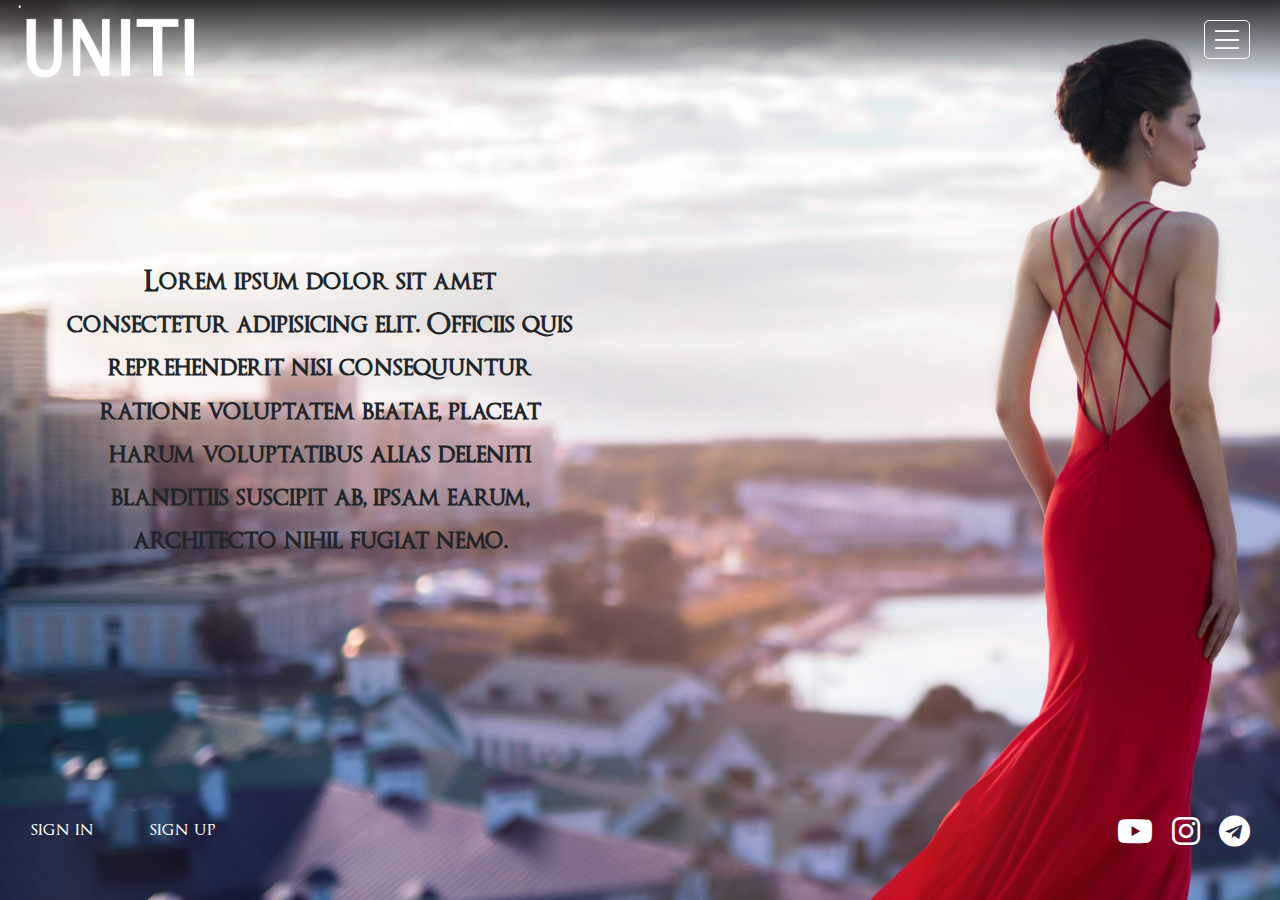
<file: fashion/views/index.html>
<!DOCTYPE html>
<html lang="en">
<head>
    <meta charset="UTF-8">
    <title>index</title>
    <link rel="stylesheet" type="text/css" href="../assets/css/bootstrap.css">
    <link rel="stylesheet" type="text/css" href="../assets/css/animate.css">
    <link rel="stylesheet" type="text/css" href="../assets/css/fontAwsome.css">
    <link rel="stylesheet" type="text/css" href="../assets/scss/index.css">
</head>
<body>

<section class="index_page">
    <div class="container-fluid">
        <div class="row nav_bar_index">
            <div class="col-6">
                <img src="../assets/img/Logo.png" alt="uniti logo" title="uniti logo" class="logo-of_fashion_web_page">
            </div>
            <div class="col-6 text-right">
                <button type="button" class="bottom_of_menu_bar bg-transparent">
                    <i class="fal fa-bars menu_icon "></i>
                </button>
                <button type="button" class="bottom_of_close bg-transparent">
                    <i class="fal fa-times close_icon "></i>
                </button>
            </div>
        </div>

        <div class="row content_of_index">
            <div class="col-10 offset-1  col-sm-8 offset-sm-2 col-lg-6 offset-lg-0  w-100">
                <div class="content_of_index_box_menu">
                    <p class="first_text_about_uniti" id="first_text_about_uniti">
                        Lorem ipsum dolor sit amet consectetur adipisicing elit. Officiis quis reprehenderit nisi
                        consequuntur ratione voluptatem beatae, placeat harum voluptatibus alias deleniti blanditiis
                        suscipit ab, ipsam earum, architecto nihil fugiat nemo.
                    </p>
                    <ul class="ul_menu_box">
                        <li class="menu_options wow fadeIn" id="menu-bar-1">
                            <a href="#">Home</a>
                        </li>
                        <li class="menu_options wow fadeIn mt-2" data-wow-delay=".2s">
                            <a href="#">Brands</a>
                        </li>

                        <li class="menu_options wow fadeIn mt-2" data-wow-delay=".4s">
                            <a href="#">Gallary</a>
                        </li>
                        <li class="menu_options  wow fadeIn mt-2" data-wow-delay=".6s">
                            <a href="#">About</a>
                        </li>
                        <li class="menu_options wow fadeIn mt-2" data-wow-delay=".8s">
                            <a href="#">Contact</a>
                        </li>

                    </ul>
                </div>
            </div>
        </div>

        <div class="row footer_of_index">
            <div class="col-6">
                <button class="nav-link sign_in_up" id="sign_in">sign in</button>
                <button class="nav-link sign_in_up" id="sign_up">sign up</button>
            </div>
            <div class="col-6 text-right">
                <a href="#">
                    <i class="fab fa-youtube social_media"></i>
                </a>
                <a href="#">
                    <i class="fab fa-instagram social_media"></i>
                </a>
                <a href="#">
                    <i class="fab fa-telegram social_media"></i>
                </a>
            </div>
        </div>
    </div>
</section>

<section class="modal_of_sign_in" id="modal_of_sign_in">
    <div class="container">
        <div class="row">
            <div class="col-12">
                <div class="modal_box">
                    <div class="modal_content">
                        <div class="header_of_modal">
                            <h2 class="title_of_modal d-inline-block"> Sign In</h2>
                            <button class="btn_of_close float-right"><i
                                    class="fal fa-times close_icon d-inline-block "></i></button>
                        </div>
                        <form>
                            <div class="form-group">
                                <label for="name_p">Your Name *</label>
                                <input type="text" class="form-control" id="name_p" aria-describedby="emailHelp">
                            </div>
                            <div class="form-group">
                                <label for="email">Your E-Mail *</label>
                                <input type="email" class="form-control" id="email" aria-describedby="emailHelp">
                            </div>
                            <div class="form-group">
                                <label for="Password">Your Password *</label>
                                <input type="email" class="form-control" id="Password" aria-describedby="emailHelp">
                            </div>
                            <div class="form-group">
                                <label for="Current">Current Your Password *</label>
                                <input type="email" class="form-control" id="Current" aria-describedby="emailHelp">
                            </div>


                            <button type="submit" class="btn btn_submit_style">Submit</button>
                        </form>
                    </div>

                </div>
            </div>
        </div>
    </div>
</section>

<section class="modal_of_sign_up" id="modal_of_sign_up">
    <div class="container">
        <div class="row">
            <div class="col-12">
                <div class="modal_box">
                    <div class="modal_content">
                        <div class="header_of_modal">
                            <h2 class="title_of_modal d-inline-block"> Sign In</h2>
                            <button class="btn_of_close float-right"><i
                                    class="fal fa-times close_icon d-inline-block "></i></button>
                        </div>
                        <form>

                            <div class="form-group">
                                <label for="email_p">Your E-Mail *</label>
                                <input type="email" class="form-control" id="email_p" aria-describedby="emailHelp">
                            </div>
                            <div class="form-group">
                                <label for="Pass">Your Password *</label>
                                <input type="email" class="form-control" id="Pass" aria-describedby="emailHelp">
                            </div>


                            <button type="submit" class="btn btn_submit_style">Submit</button>
                        </form>
                    </div>

                </div>
            </div>
        </div>
    </div>
</section>

<script src="../assets/js/jquery.js"></script>
<script src="../assets/js/popper.js"></script>
<script src="../assets/js/bootstrap.js"></script>
<script src="../assets/js/wow.min.js"></script>
<script src="../assets/js/index.js"></script>
</body>
</html>
</file>
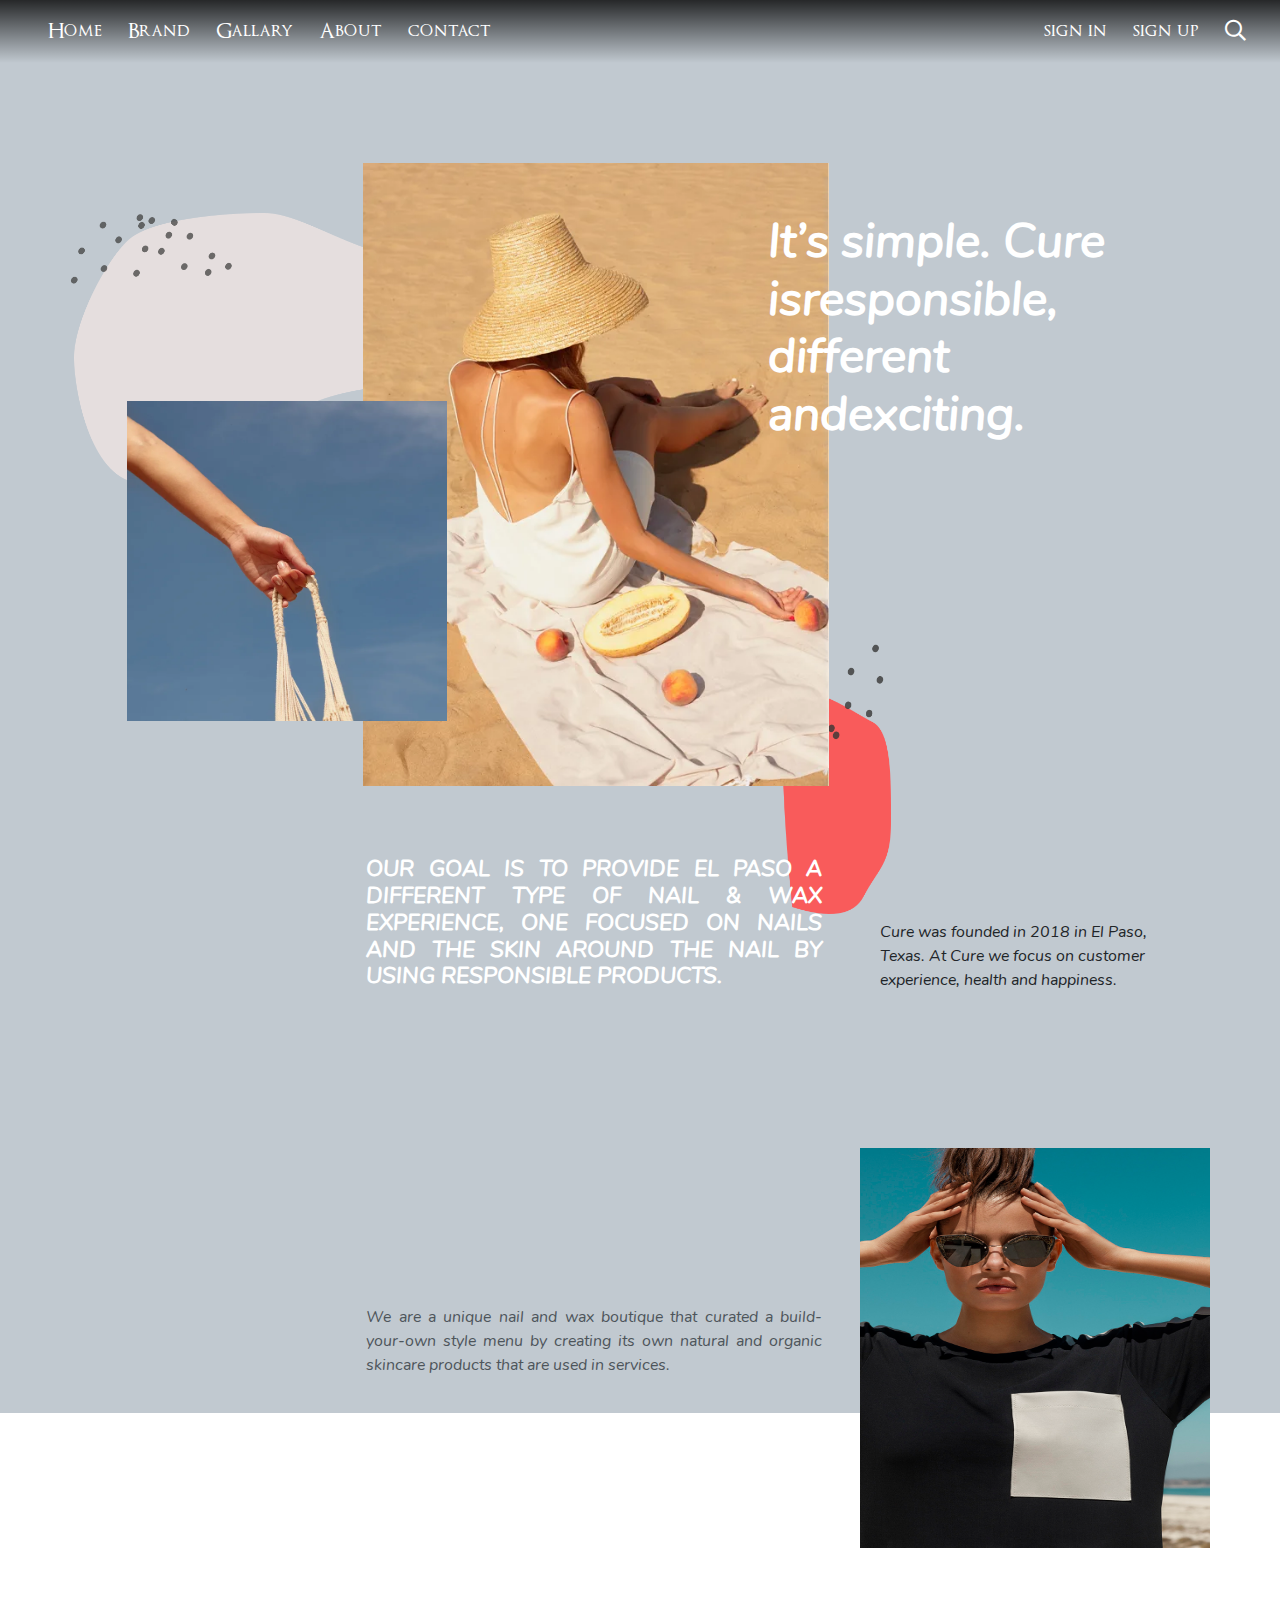
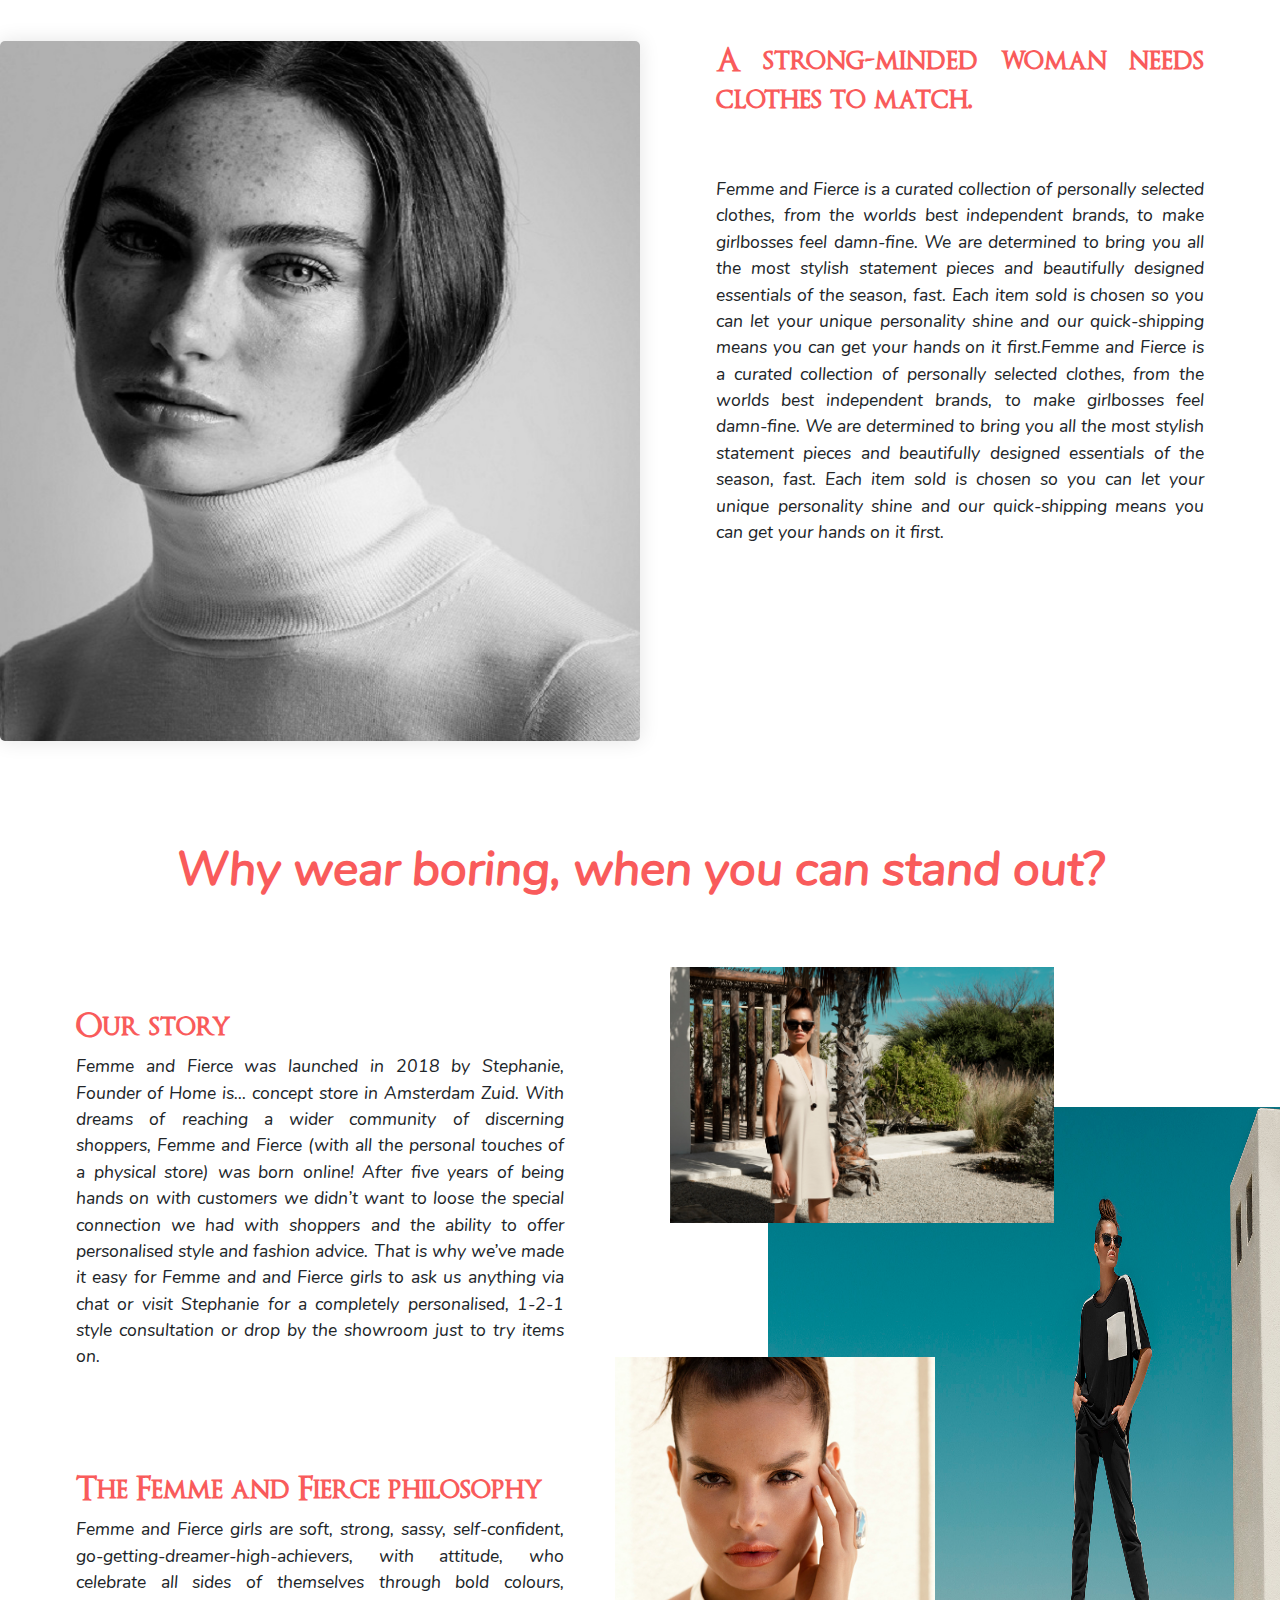
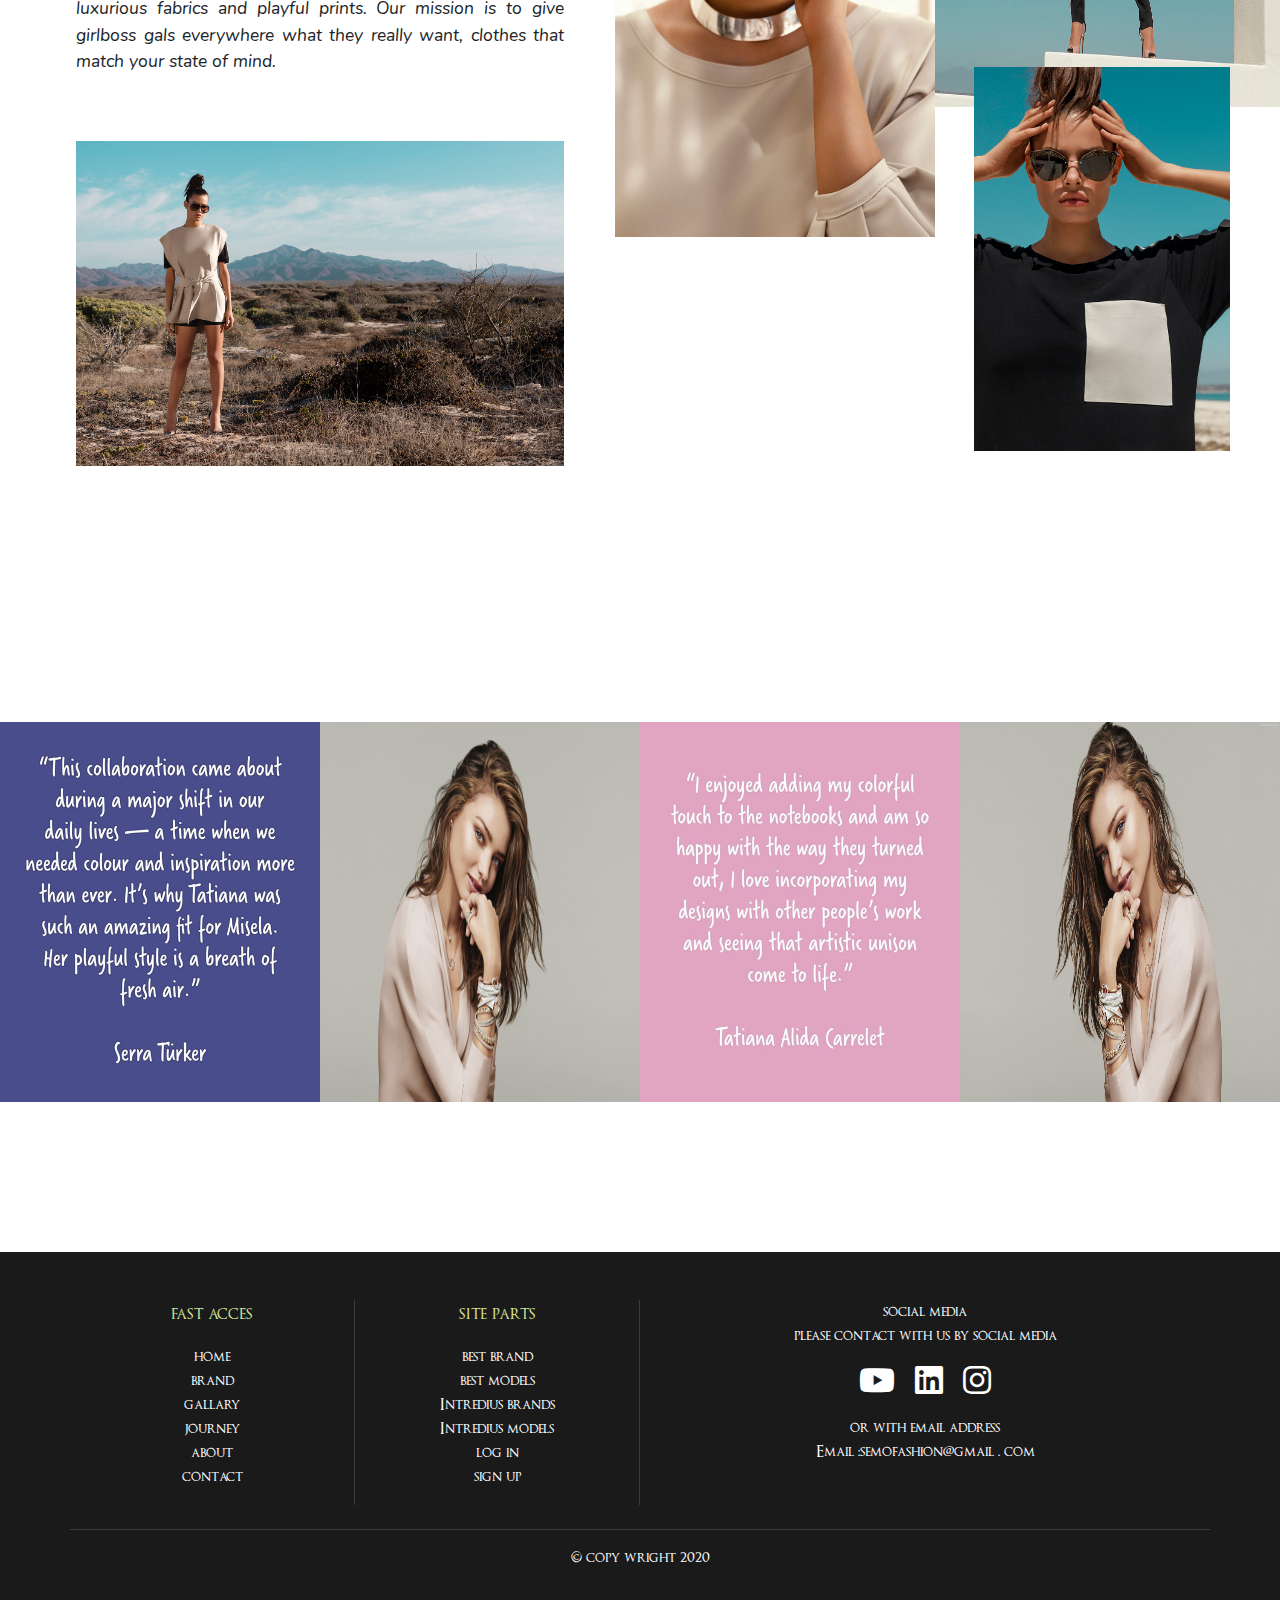
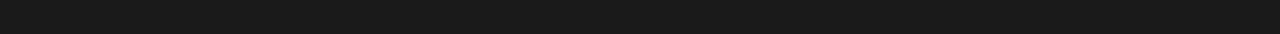
<file: fashion/views/about-us.html>
<!DOCTYPE html>
<html lang="en">
<head>
    <meta charset="UTF-8">
    <title>about us</title>
    <link rel="stylesheet" type="text/css" href="../assets/css/bootstrap.css">
    <link rel="stylesheet" type="text/css" href="../assets/css/animate.css">
    <link rel="stylesheet" type="text/css" href="../assets/css/fontAwsome.css">
    <link rel="stylesheet" type="text/css" href="../assets/scss/about-us.css">
</head>
<body>

<section class="box_of_main_ex_about_us">
    <div class="container-fluid">
        <div class="row">
            <nav class="navbar navbar-expand-lg navbar-light  nav_bar_about_us">
                <button class="navbar-toggler" type="button" data-toggle="collapse"
                        data-target="#navbarSupportedContent"
                        aria-controls="navbarSupportedContent" aria-expanded="false" aria-label="Toggle navigation">
                    <i class="fal fa-bars menu_icon "></i>
                </button>

                <div class="collapse navbar-collapse" id="navbarSupportedContent">
                    <ul class="navbar-nav pl-4 mr-auto">
                        <li class="nav-item">
                            <a class="nav-link" href="#">Home</a>
                        </li>
                        <li class="nav-item">
                            <a class="nav-link" href="#">Brand</a>
                        </li>
                        <li class="nav-item">
                            <a class="nav-link" href="#">Gallary</a>
                        </li>
                        <li class="nav-item">
                            <a class="nav-link" href="#">About</a>
                        </li>
                        <li class="nav-item">
                            <a class="nav-link" href="#">contact</a>
                        </li>

                    </ul>
                    <ul class="navbar-nav pl-4 ml-auto">
                        <li class="nav-item">
                            <button class="nav-link sign_in_up" id="sign_in">sign in</button>
                        </li>
                        <li class="nav-item">
                            <button class="nav-link sign_in_up" id="sign_up">sign up</button>
                        </li>
                        <li class="nav-item">
                            <button class="nav-link sign_in_up" id="search_icon">
                                <i class="far fa-search"></i>
                            </button>
                        </li>
                    </ul>
                </div>
            </nav>
        </div>

        <div class="img_box">
            <div class="container">
                <div class="row height_of_part1">
                    <div class="col-md-12">
                        <div class="img_about_us_fashion">
                            <img src="../assets/img/about-us-4.webp" class="img_main_about_us_fashion_h">
                            <img src="../assets/img/about-us2.png" class="img_under_main_pic_dots">
                            <img src="../assets/img/about-us.jpg" class="img_sec_pic_m">
                            <img src="../assets/img/abous-us3.png" class="img_under_main_pic_dots2">
                            <img src="../assets/img/about-uus5.jpg" class="img_2_about_us">
                        </div>
                        <div class="text_explain_box">
                            <h1 class="big_title_of_fashion">
                                It’s simple. Cure isresponsible, different andexciting.
                            </h1>
                            <p class="text_about_us">
                                Cure was founded in 2018 in El Paso, Texas. At Cure we focus on customer experience,
                                health and happiness.
                            </p>
                            <h2 class="exp_about_us_part1">OUR GOAL IS TO PROVIDE EL PASO A DIFFERENT TYPE OF NAIL & WAX
                                EXPERIENCE, ONE FOCUSED ON NAILS AND THE SKIN AROUND THE NAIL BY USING RESPONSIBLE
                                PRODUCTS.</h2>
                            <p class="text_about_us_part2">We are a unique nail and wax boutique that curated a
                                build-your-own style menu by creating its own natural and organic skincare products that
                                are used in services.</p>
                        </div>
                    </div>
                </div>
            </div>
        </div>
    </div>
</section>


<section class="box_of_about_fashion">
    <div class="container-fluid">
        <div class="row">
            <div class="col-lg-6 px-0">
                <img src="../assets/img/about-us6.jpg" class="img_of_fashion_woman" alt="pic">
            </div>
            <div class="col-lg-6">
                <div class="text_box">

                    <h2 class="title_of_fashion_about">
                        A strong-minded woman needs clothes to match.
                    </h2>

                    <p class="explain_of_fashion_about">Femme and Fierce is a curated collection of personally selected
                        clothes, from the worlds best
                        independent brands, to make girlbosses feel damn-fine.

                        We are determined to bring you all the most stylish statement pieces and beautifully designed
                        essentials of the season, fast. Each item sold is chosen so you can let your unique personality
                        shine and our quick-shipping means you can get your hands on it first.Femme and Fierce is a
                        curated collection of personally selected clothes, from the worlds best
                        independent brands, to make girlbosses feel damn-fine.

                        We are determined to bring you all the most stylish statement pieces and beautifully designed
                        essentials of the season, fast. Each item sold is chosen so you can let your unique personality
                        shine and our quick-shipping means you can get your hands on it first.
                    </p>
                </div>

            </div>
        </div>
        <div class="row">
            <div class="col-12">
                <h2 class="w-100 text-center header_of_part_new_about_us">Why wear boring, when you can stand out?</h2>
            </div>
            <div class="col-lg-6 order-1  col-12">
                <div class="text_our_story">
                    <div class="part_1">
                        <h2 class="title_of_fashion_about">
                            Our story
                        </h2>
                        <p class="explain_of_fashion_about">Femme and Fierce was launched in 2018 by Stephanie, Founder
                            of Home is… concept store in Amsterdam Zuid.

                            With dreams of reaching a wider community of discerning shoppers, Femme and Fierce (with all
                            the personal touches of a physical store) was born online!

                            After five years of being hands on with customers we didn’t want to loose the special
                            connection we had with shoppers and the ability to offer personalised style and fashion
                            advice.

                            That is why we’ve made it easy for Femme and and Fierce girls to ask us anything via chat or
                            visit Stephanie for a completely personalised, 1-2-1 style consultation or drop by the
                            showroom just to try items on.

                        </p>

                    </div>
                    <div class="part_2">
                        <h2 class="title_of_fashion_about">
                            The Femme and Fierce philosophy

                        </h2>
                        <p class="explain_of_fashion_about">Femme and Fierce girls are soft, strong, sassy,
                            self-confident, go-getting-dreamer-high-achievers, with attitude, who celebrate all sides of
                            themselves through bold colours, luxurious fabrics and playful prints.

                            Our mission is to give girlboss gals everywhere what they really want, clothes that match
                            your state of mind.
                        </p>
                    </div>
                    <div class="part3">
                        <img src="../assets/img/about-us10.jpg" class="img_of_fashion" alt="pic">
                    </div>
                </div>
            </div>
            <div class="col-lg-6 px-0 order-0 order-lg-1 col-12">
                <div class="img_part_2_bpx">
                    <img src="../assets/img/about-us7.jpg" class="img_about_us_part2 img7" alt="pic">
                    <img src="../assets/img/about-us8.jpg" class="img_about_us_part2 img8" alt="pic">
                    <img src="../assets/img/about-us9.jpg" class="img_about_us_part2 img9" alt="pic">
                    <img src="../assets/img/about-uus5.jpg" class="img_about_us_part2 img6" alt="pic">
                </div>
            </div>
        </div>
    </div>
</section>

<section class="row_of_text_and_pic">
    <div class="container-fluid">
        <div class="row">
            <div class="col-10 offset-1 col-md-6 offset-md-0 col-lg-3 offset-lg-0 px-0">
                <img src="../assets/img/about-us11.jpg" class="text_img" alt="img">
            </div>
            <div class="col-10 offset-1 col-md-6 offset-md-0 col-lg-3 offset-lg-0 px-0">
                <img src="../assets/img/about-us14.jpg" class="text_img" alt="img">
            </div>
            <div class="col-10 offset-1 col-md-6 offset-md-0 col-lg-3 offset-lg-0 px-0">
                <img src="../assets/img/about-us12.jpg" class="text_img" alt="img">
            </div>
            <div class="col-10 offset-1 col-md-6 offset-md-0 col-lg-3 offset-lg-0 px-0">
                <img src="../assets/img/about-us13.jpg" class="text_img" alt="img">
            </div>
        </div>

    </div>
</section>

<footer class="footer_field py-5">
    <div class="container">
        <div class="row field_of_footer_part">
            <div class="col-xs-12 col-sm-12 col-md-3  text-center border_r mb-4">
                <ul class="mb-0 pl-0">
                    <li class="footer_txt footer_part_header pb-3">fast acces</li>
                    <li class="footer_txt"><a href="#"> home</a></li>
                    <li class="footer_txt"><a href="#"> brand </a></li>
                    <li class="footer_txt"><a href="#"> gallary </a></li>
                    <li class="footer_txt"><a href="#"> journey </a></li>
                    <li class="footer_txt"><a href="#"> about </a></li>
                    <li class="footer_txt"><a href="#"> contact </a></li>
                </ul>
            </div>
            <div class="col-xs-12 col-sm-12 col-md-3 text-center border_r mb-4">
                <ul class="pl-0">
                    <li class="footer_txt footer_part_header pb-3">site parts</li>
                    <li class="footer_txt"><a href="#">best brand</a></li>
                    <li class="footer_txt"><a href="#">best models</a></li>
                    <li class="footer_txt"><a href="#">Intredius brands</a></li>
                    <li class="footer_txt"><a href="#">Intredius models</a></li>
                    <li class="footer_txt"><a href="#">log in</a></li>
                    <li class="footer_txt"><a href="#">sign up</a></li>
                </ul>
            </div>
            <div class="col-xs-12 col-sm-12 col-md-6 last_col_or_footer text-center mb-4">
                <div class="field_of_social">
                    <p class="mb-0">social media</p>
                    <p>please contact with us by social media</p>
                </div>
                <div class="fiel_for_social_media">
                    <a href="#" class="youtube_icon fab fa-youtube fa-2x mr-3"></a>
                    <a href="#" class="linkdin_icon fab fa-linkedin fa-2x mr-3"></a>
                    <a href="#" class="insta_icon fab fa-instagram fa-2x"></a>
                </div>
                <div class="email_div">
                    <p class="mb-0">or with email address </p>
                    <p class="mb-0">Email :semofashion@gmail . com</p>
                </div>
            </div>
        </div>
    </div>
    <p class="text-center mt-3" style="color: white">&copy; copy wright 2020</p>
</footer>

<section class="modal_of_sign_in" id="modal_of_sign_in">
    <div class="container">
        <div class="row">
            <div class="col-12">
                <div class="modal_box">
                    <div class="modal_content">
                        <div class="header_of_modal">
                            <h2 class="title_of_modal d-inline-block"> Sign In</h2>
                            <button class="btn_of_close float-right"><i class="fal fa-times close_icon d-inline-block "></i></button>
                        </div>
                        <form>
                            <div class="form-group">
                                <label for="name_p">Your Name *</label>
                                <input type="text" class="form-control" id="name_p" aria-describedby="emailHelp">
                            </div>
                            <div class="form-group">
                                <label for="email">Your E-Mail *</label>
                                <input type="email" class="form-control" id="email" aria-describedby="emailHelp">
                            </div>
                            <div class="form-group">
                                <label for="Password">Your Password *</label>
                                <input type="email" class="form-control" id="Password" aria-describedby="emailHelp">
                            </div>
                            <div class="form-group">
                                <label for="Current">Current Your Password *</label>
                                <input type="email" class="form-control" id="Current" aria-describedby="emailHelp">
                            </div>


                            <button type="submit" class="btn btn_submit_style">Submit</button>
                        </form>
                    </div>

                </div>
            </div>
        </div>
    </div>
</section>

<section class="modal_of_sign_up" id="modal_of_sign_up">
    <div class="container">
        <div class="row">
            <div class="col-12">
                <div class="modal_box">
                    <div class="modal_content">
                        <div class="header_of_modal">
                            <h2 class="title_of_modal d-inline-block"> Sign In</h2>
                            <button class="btn_of_close float-right"><i class="fal fa-times close_icon d-inline-block "></i></button>
                        </div>
                        <form>

                            <div class="form-group">
                                <label for="email_p">Your E-Mail *</label>
                                <input type="email" class="form-control" id="email_p" aria-describedby="emailHelp">
                            </div>
                            <div class="form-group">
                                <label for="Pass">Your Password *</label>
                                <input type="email" class="form-control" id="Pass" aria-describedby="emailHelp">
                            </div>



                            <button type="submit" class="btn btn_submit_style">Submit</button>
                        </form>
                    </div>

                </div>
            </div>
        </div>
    </div>
</section>

<section class="search_box" id="search_box">
    <div class="container">
        <div class="row">
            <div class="col-12">
                <div class="search_box_content">
                    <div class="header_of_search_box">
                        <button class="btn_of_close"><i class="fal fa-times close_icon"></i></button>
                    </div>
                    <form action="">
                        <input type="text" placeholder="Search.." name="search" class="form-control field_of_search">
                        <button type="submit" class="btn_of_search px-0"><i class="fa fa-search search_icon"></i></button>
                    </form>
                </div>
            </div>
        </div>
    </div>
</section>


<script src="../assets/js/jquery.js"></script>
<script src="../assets/js/popper.js"></script>
<script src="../assets/js/bootstrap.js"></script>
<script src="../assets/js/wow.min.js"></script>

<script src="../assets/js/modal.js"></script>


</body>
</html>
</file>
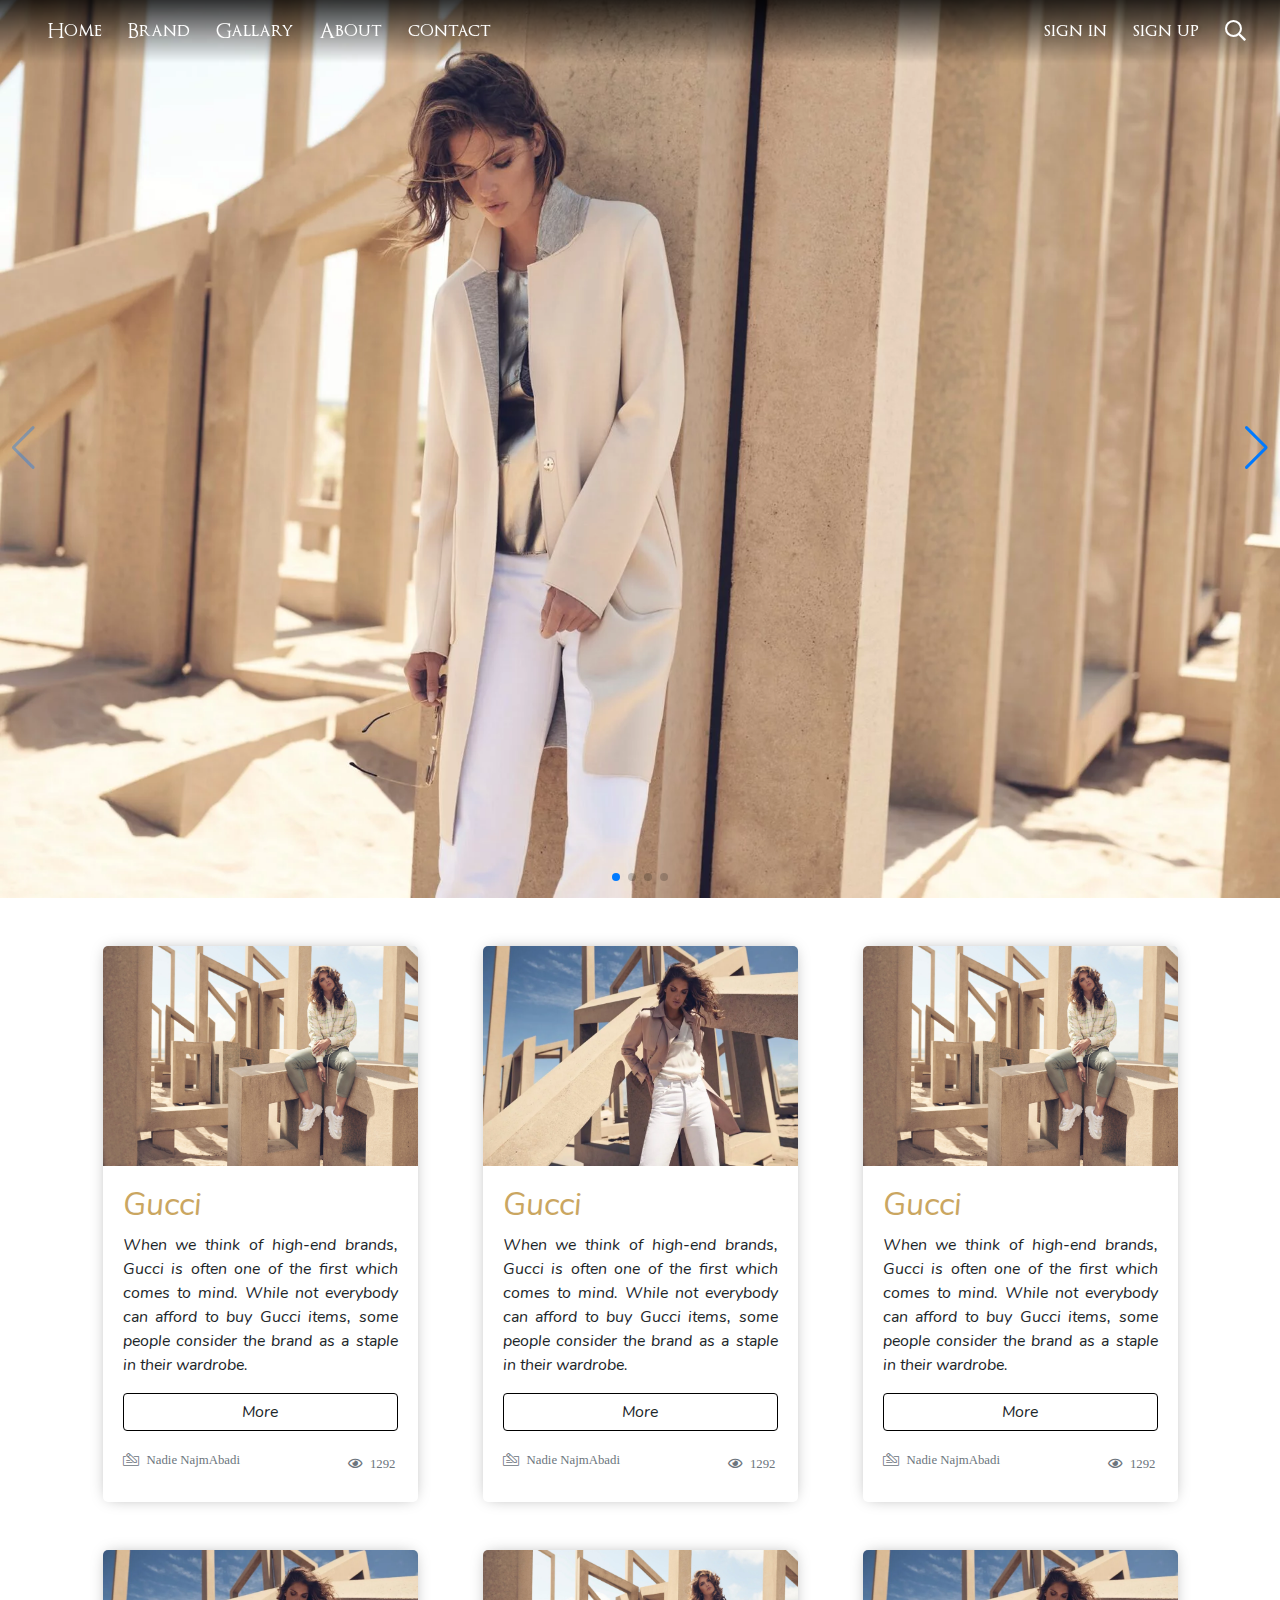
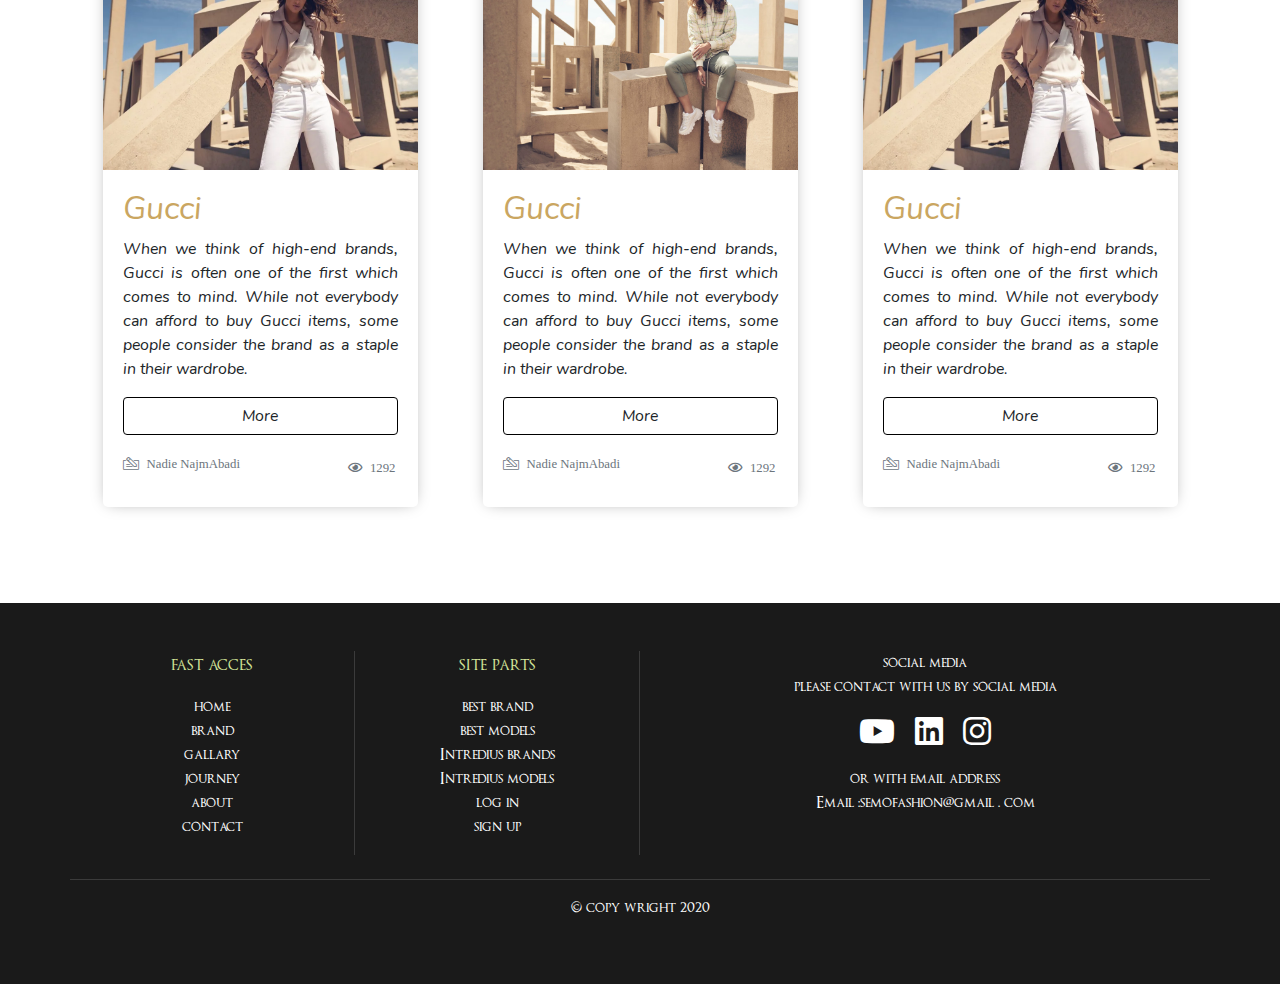
<file: fashion/views/brand-list.html>
<!DOCTYPE html>
<html lang="en">
<head>
    <meta charset="UTF-8">
    <title>article name</title>
    <link rel="stylesheet" type="text/css" href="../assets/css/bootstrap.css">
    <link rel="stylesheet" type="text/css" href="../assets/css/animate.css">
    <link rel="stylesheet" type="text/css" href="../assets/css/fontAwsome.css">
    <link rel="stylesheet" type="text/css" href="../assets/css/Swiper.css">
    <link rel="stylesheet" type="text/css" href="../assets/scss/brand-list.css">
</head>
<body>

<section class="box_of_header">
    <div class="container-fluid">
        <div class="row">
            <nav class="navbar navbar-expand-lg navbar-light  nav_bar_about_us">
                <button class="navbar-toggler" type="button" data-toggle="collapse"
                        data-target="#navbarSupportedContent"
                        aria-controls="navbarSupportedContent" aria-expanded="false" aria-label="Toggle navigation">
                    <i class="fal fa-bars menu_icon "></i>
                </button>

                <div class="collapse navbar-collapse" id="navbarSupportedContent">
                    <ul class="navbar-nav pl-4 mr-auto">
                        <li class="nav-item">
                            <a class="nav-link" href="#">Home</a>
                        </li>
                        <li class="nav-item">
                            <a class="nav-link" href="#">Brand</a>
                        </li>
                        <li class="nav-item">
                            <a class="nav-link" href="#">Gallary</a>
                        </li>
                        <li class="nav-item">
                            <a class="nav-link" href="#">About</a>
                        </li>
                        <li class="nav-item">
                            <a class="nav-link" href="#">contact</a>
                        </li>

                    </ul>
                    <ul class="navbar-nav pl-4 ml-auto">
                        <li class="nav-item">
                            <button class="nav-link sign_in_up" id="sign_in">sign in</button>
                        </li>
                        <li class="nav-item">
                            <button class="nav-link sign_in_up" id="sign_up">sign up</button>
                        </li>
                        <li class="nav-item">
                            <button class="nav-link sign_in_up" id="search_icon">
                                <i class="far fa-search"></i>
                            </button>
                        </li>
                    </ul>
                </div>
            </nav>
        </div>
    </div>
</section>

<section class="swiper_slider">
    <div class="swiper-container">
        <div class="swiper-wrapper">
            <div class="swiper-slide">
                <img src="../assets/img/brand4.webp" class="img_swiper_slider">
            </div>
            <div class="swiper-slide">
                <img src="../assets/img/1.jpg" class="img_swiper_slider">
            </div>
            <div class="swiper-slide">
                <img src="../assets/img/brand.jpg" class="img_swiper_slider">
            </div>

            <div class="swiper-slide">
                <img src="../assets/img/landi_bg.jpg" class="img_swiper_slider">
            </div>
        </div>
        <!-- Add Arrows -->
        <div class="swiper-button-next"></div>
        <div class="swiper-button-prev"></div>
        <!-- Add Pagination -->
        <div class="swiper-pagination"></div>
    </div>
</section>

<section class="brand_list">
    <div class="container">
        <div class="row my-5">
            <div class="col-10 offset-1 col-md-6 offset-md-0 col-lg-4 offset-lg-0 mb-5">
                <div class="article_list">
                    <img src="../assets/img/brand.jpg" class="img_article_main" alt="pic">
                    <div class="box_of_content_article">
                        <h2 class="title_of_brand">
                            Gucci
                        </h2>
                        <p class="short_exp_article">When we think of high-end brands, Gucci is often one of the first which
                            comes to mind. While not everybody can afford to buy Gucci items, some people consider the brand as
                            a staple in their wardrobe.</p>
                        <button type="button" class="btn btn_of_article w-100 mb-3">More</button>
                        <i class="fal fa-money-check-edit d-inline-block writer_article"><p class="writer_article d-inline-block ml-2">Nadie NajmAbadi</p></i>
                        <i class="far fa-eye views_article "><p class="d-inline-block ml-2">1292</p></i>
                    </div>

                </div>
            </div>
            <div class="col-10 offset-1 col-md-6 offset-md-0 col-lg-4 offset-lg-0 mb-5">
                <div class="article_list">
                    <img src="../assets/img/brand2.webp" class="img_article_main" alt="pic">
                    <div class="box_of_content_article">
                        <h2 class="title_of_brand">
                            Gucci
                        </h2>
                        <p class="short_exp_article">When we think of high-end brands, Gucci is often one of the first which
                            comes to mind. While not everybody can afford to buy Gucci items, some people consider the brand as
                            a staple in their wardrobe.</p>
                        <button type="button" class="btn btn_of_article w-100 mb-3">More</button>
                        <i class="fal fa-money-check-edit d-inline-block writer_article"><p class="writer_article d-inline-block ml-2">Nadie NajmAbadi</p></i>
                        <i class="far fa-eye views_article "><p class="d-inline-block ml-2">1292</p></i>
                    </div>

                </div>
            </div>
            <div class="col-10 offset-1 col-md-6 offset-md-0 col-lg-4 offset-lg-0 mb-5">
                <div class="article_list">
                    <img src="../assets/img/brand.jpg" class="img_article_main" alt="pic">
                    <div class="box_of_content_article">
                        <h2 class="title_of_brand">
                            Gucci
                        </h2>
                        <p class="short_exp_article">When we think of high-end brands, Gucci is often one of the first which
                            comes to mind. While not everybody can afford to buy Gucci items, some people consider the brand as
                            a staple in their wardrobe.</p>
                        <button type="button" class="btn btn_of_article w-100 mb-3">More</button>
                        <i class="fal fa-money-check-edit d-inline-block writer_article"><p class="writer_article d-inline-block ml-2">Nadie NajmAbadi</p></i>
                        <i class="far fa-eye views_article "><p class="d-inline-block ml-2">1292</p></i>
                    </div>

                </div>
            </div>
            <div class="col-10 offset-1 col-md-6 offset-md-0 col-lg-4 offset-lg-0 mb-5">
                <div class="article_list">
                    <img src="../assets/img/brand2.webp" class="img_article_main" alt="pic">
                    <div class="box_of_content_article">
                        <h2 class="title_of_brand">
                            Gucci
                        </h2>
                        <p class="short_exp_article">When we think of high-end brands, Gucci is often one of the first which
                            comes to mind. While not everybody can afford to buy Gucci items, some people consider the brand as
                            a staple in their wardrobe.</p>
                        <button type="button" class="btn btn_of_article w-100 mb-3">More</button>
                        <i class="fal fa-money-check-edit d-inline-block writer_article"><p class="writer_article d-inline-block ml-2">Nadie NajmAbadi</p></i>
                        <i class="far fa-eye views_article "><p class="d-inline-block ml-2">1292</p></i>
                    </div>

                </div>
            </div>
            <div class="col-10 offset-1 col-md-6 offset-md-0 col-lg-4 offset-lg-0 mb-5">
                <div class="article_list">
                    <img src="../assets/img/brand.jpg" class="img_article_main" alt="pic">
                    <div class="box_of_content_article">
                        <h2 class="title_of_brand">
                            Gucci
                        </h2>
                        <p class="short_exp_article">When we think of high-end brands, Gucci is often one of the first which
                            comes to mind. While not everybody can afford to buy Gucci items, some people consider the brand as
                            a staple in their wardrobe.</p>
                        <button type="button" class="btn btn_of_article w-100 mb-3">More</button>
                        <i class="fal fa-money-check-edit d-inline-block writer_article"><p class="writer_article d-inline-block ml-2">Nadie NajmAbadi</p></i>
                        <i class="far fa-eye views_article "><p class="d-inline-block ml-2">1292</p></i>
                    </div>

                </div>
            </div>
            <div class="col-10 offset-1 col-md-6 offset-md-0 col-lg-4 offset-lg-0 mb-5">
                <div class="article_list">
                    <img src="../assets/img/brand2.webp" class="img_article_main" alt="pic">
                    <div class="box_of_content_article">
                        <h2 class="title_of_brand">
                            Gucci
                        </h2>
                        <p class="short_exp_article">When we think of high-end brands, Gucci is often one of the first which
                            comes to mind. While not everybody can afford to buy Gucci items, some people consider the brand as
                            a staple in their wardrobe.</p>
                        <button type="button" class="btn btn_of_article w-100 mb-3">More</button>
                        <i class="fal fa-money-check-edit d-inline-block writer_article"><p class="writer_article d-inline-block ml-2">Nadie NajmAbadi</p></i>
                        <i class="far fa-eye views_article "><p class="d-inline-block ml-2">1292</p></i>
                    </div>

                </div>
            </div>
        </div>

    </div>
</section>

<footer class="footer_field py-5">
    <div class="container">
        <div class="row field_of_footer_part">
            <div class="col-xs-12 col-sm-12 col-md-3  text-center border_r mb-4">
                <ul class="mb-0 pl-0">
                    <li class="footer_txt footer_part_header pb-3">fast acces</li>
                    <li class="footer_txt"><a href="#"> home</a></li>
                    <li class="footer_txt"><a href="#"> brand </a></li>
                    <li class="footer_txt"><a href="#"> gallary </a></li>
                    <li class="footer_txt"><a href="#"> journey </a></li>
                    <li class="footer_txt"><a href="#"> about </a></li>
                    <li class="footer_txt"><a href="#"> contact </a></li>
                </ul>
            </div>
            <div class="col-xs-12 col-sm-12 col-md-3 text-center border_r mb-4">
                <ul class="pl-0">
                    <li class="footer_txt footer_part_header pb-3">site parts</li>
                    <li class="footer_txt"><a href="#">best brand</a></li>
                    <li class="footer_txt"><a href="#">best models</a></li>
                    <li class="footer_txt"><a href="#">Intredius brands</a></li>
                    <li class="footer_txt"><a href="#">Intredius models</a></li>
                    <li class="footer_txt"><a href="#">log in</a></li>
                    <li class="footer_txt"><a href="#">sign up</a></li>
                </ul>
            </div>
            <div class="col-xs-12 col-sm-12 col-md-6 last_col_or_footer text-center mb-4">
                <div class="field_of_social">
                    <p class="mb-0">social media</p>
                    <p>please contact with us by social media</p>
                </div>
                <div class="fiel_for_social_media">
                    <a href="#" class="youtube_icon fab fa-youtube fa-2x mr-3"></a>
                    <a href="#" class="linkdin_icon fab fa-linkedin fa-2x mr-3"></a>
                    <a href="#" class="insta_icon fab fa-instagram fa-2x"></a>
                </div>
                <div class="email_div">
                    <p class="mb-0">or with email address </p>
                    <p class="mb-0">Email :semofashion@gmail . com</p>
                </div>
            </div>
        </div>
    </div>
    <p class="text-center mt-3" style="color: white">&copy; copy wright 2020</p>
</footer>

<section class="modal_of_sign_in" id="modal_of_sign_in">
    <div class="container">
        <div class="row">
            <div class="col-12">
                <div class="modal_box">
                    <div class="modal_content">
                        <div class="header_of_modal">
                            <h2 class="title_of_modal d-inline-block"> Sign In</h2>
                            <button class="btn_of_close float-right"><i
                                    class="fal fa-times close_icon d-inline-block "></i></button>
                        </div>
                        <form>
                            <div class="form-group">
                                <label for="name_p">Your Name *</label>
                                <input type="text" class="form-control" id="name_p" aria-describedby="emailHelp">
                            </div>
                            <div class="form-group">
                                <label for="email">Your E-Mail *</label>
                                <input type="email" class="form-control" id="email" aria-describedby="emailHelp">
                            </div>
                            <div class="form-group">
                                <label for="Password">Your Password *</label>
                                <input type="email" class="form-control" id="Password" aria-describedby="emailHelp">
                            </div>
                            <div class="form-group">
                                <label for="Current">Current Your Password *</label>
                                <input type="email" class="form-control" id="Current" aria-describedby="emailHelp">
                            </div>


                            <button type="submit" class="btn btn_submit_style">Submit</button>
                        </form>
                    </div>

                </div>
            </div>
        </div>
    </div>
</section>

<section class="modal_of_sign_up" id="modal_of_sign_up">
    <div class="container">
        <div class="row">
            <div class="col-12">
                <div class="modal_box">
                    <div class="modal_content">
                        <div class="header_of_modal">
                            <h2 class="title_of_modal d-inline-block"> Sign Up</h2>
                            <button class="btn_of_close float-right"><i
                                    class="fal fa-times close_icon d-inline-block "></i></button>
                        </div>
                        <form>

                            <div class="form-group">
                                <label for="email_p">Your E-Mail *</label>
                                <input type="email" class="form-control" id="email_p" aria-describedby="emailHelp">
                            </div>
                            <div class="form-group">
                                <label for="Pass">Your Password *</label>
                                <input type="email" class="form-control" id="Pass" aria-describedby="emailHelp">
                            </div>


                            <button type="submit" class="btn btn_submit_style">Submit</button>
                        </form>
                    </div>

                </div>
            </div>
        </div>
    </div>
</section>

<section class="search_box" id="search_box">
    <div class="container">
        <div class="row">
            <div class="col-12">
                <div class="search_box_content">
                    <div class="header_of_search_box">
                        <button class="btn_of_close"><i class="fal fa-times close_icon"></i></button>
                    </div>
                    <form action="">
                        <input type="text" placeholder="Search.." name="search" class="form-control field_of_search">
                        <button type="submit" class="btn_of_search px-0"><i class="fa fa-search search_icon"></i>
                        </button>
                    </form>
                </div>
            </div>
        </div>
    </div>
</section>

<script src="../assets/js/jquery.js"></script>
<script src="../assets/js/popper.js"></script>
<script src="../assets/js/bootstrap.js"></script>
<script src="../assets/js/Swiper.js"></script>
<script src="../assets/js/brand-list.js"></script>
<script src="../assets/js/modal.js"></script>

</body>
</html>
</file>
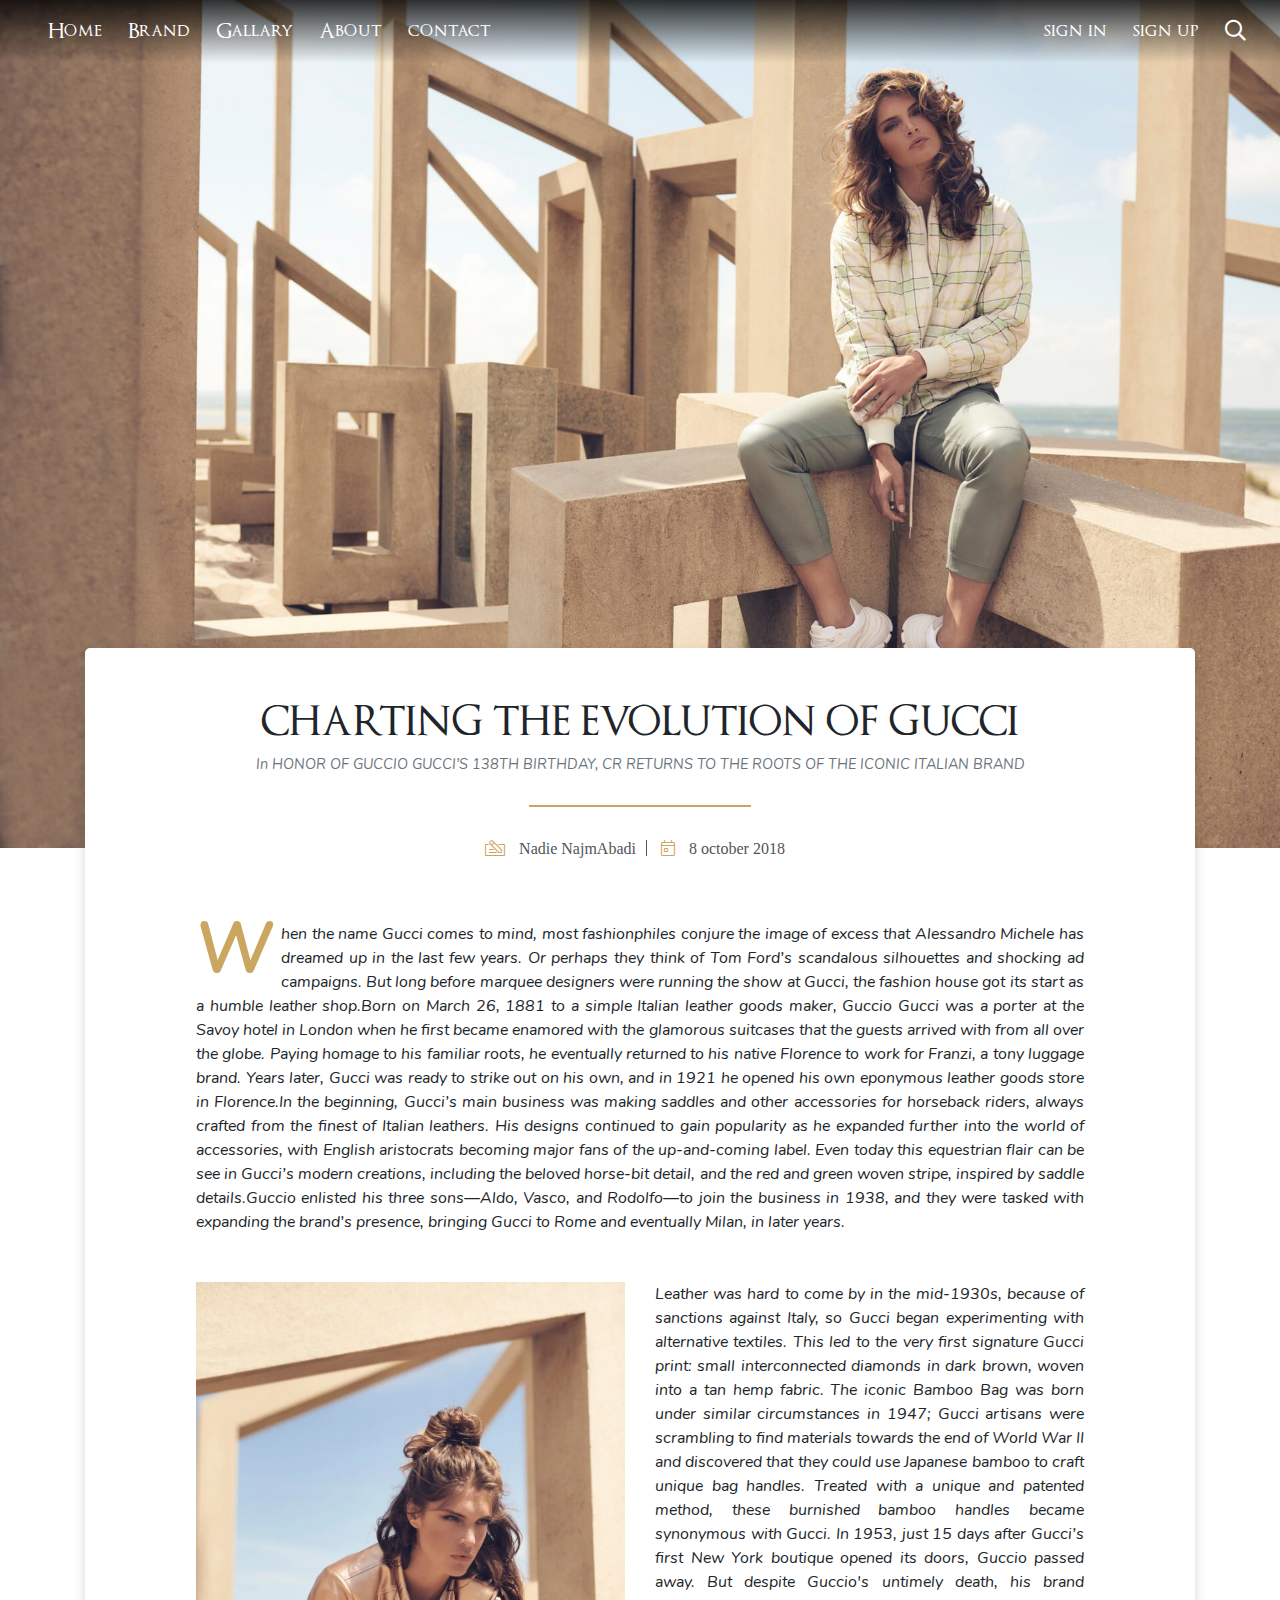
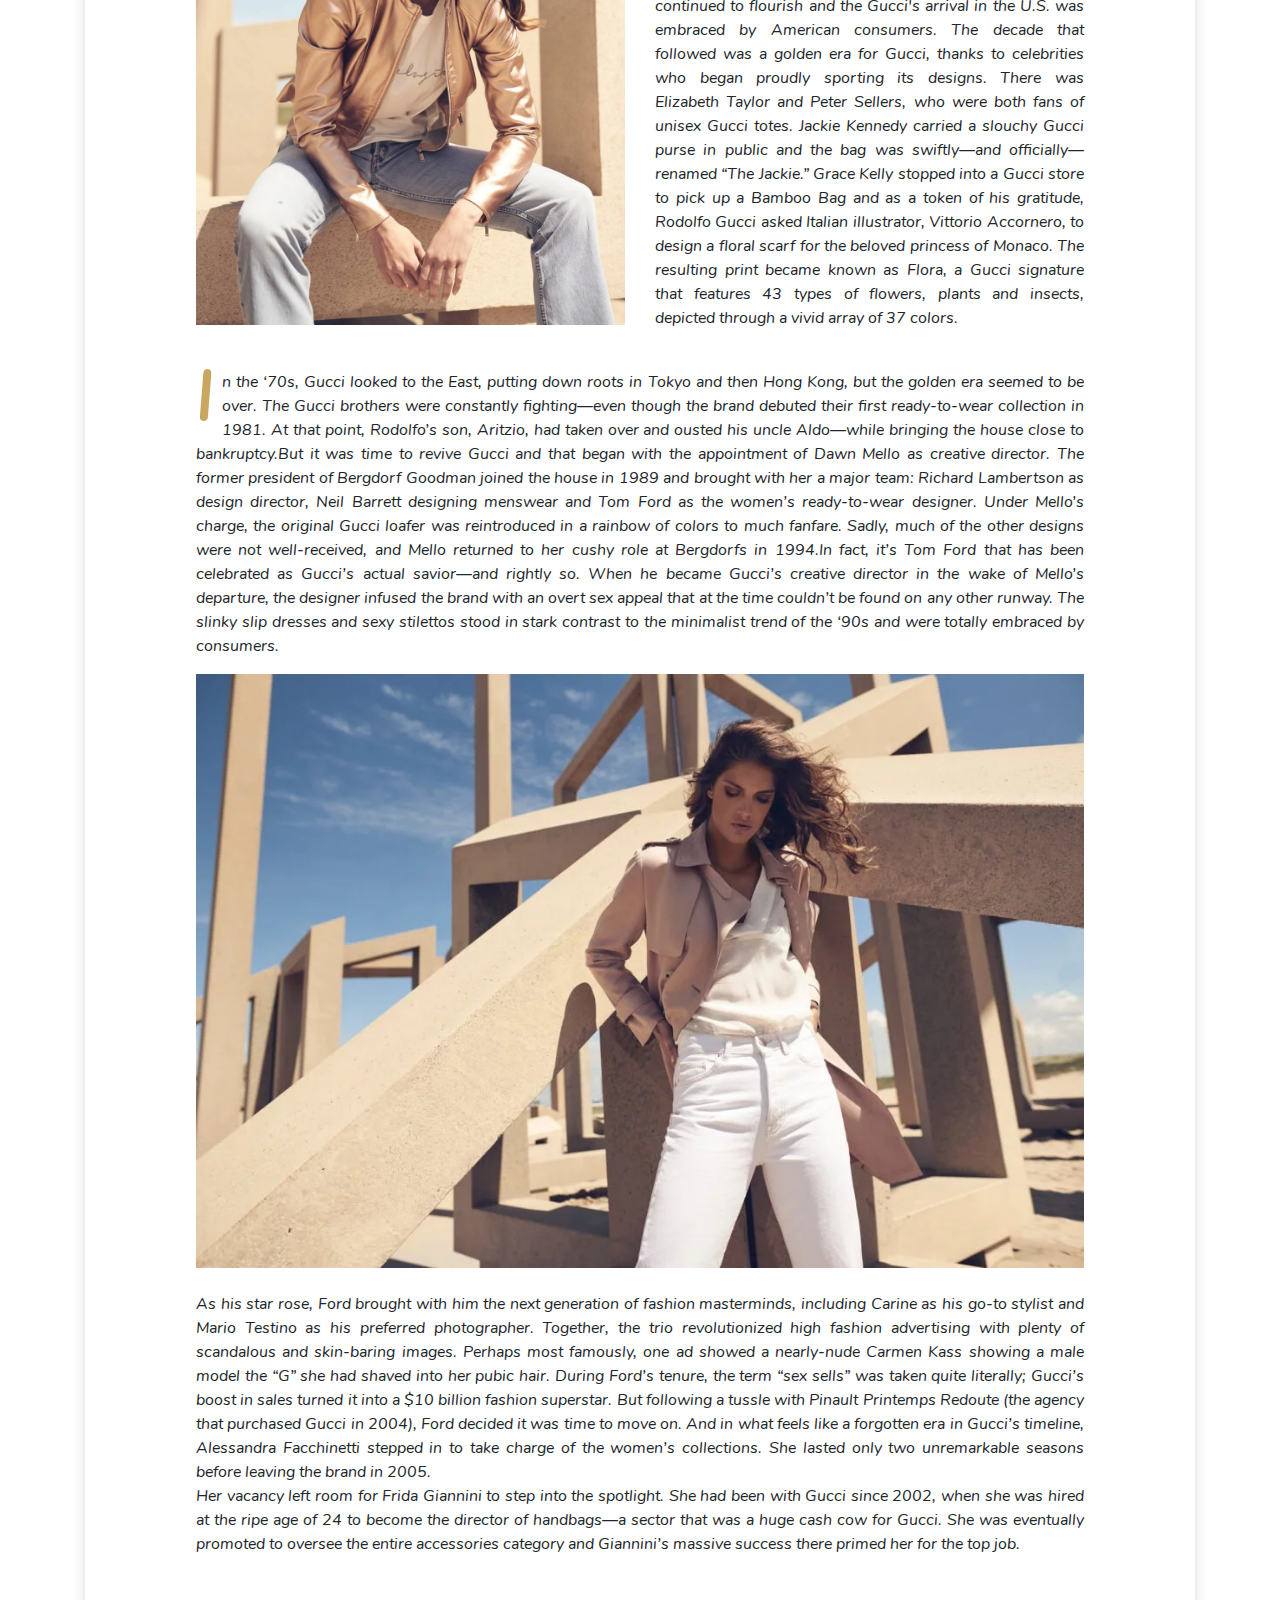
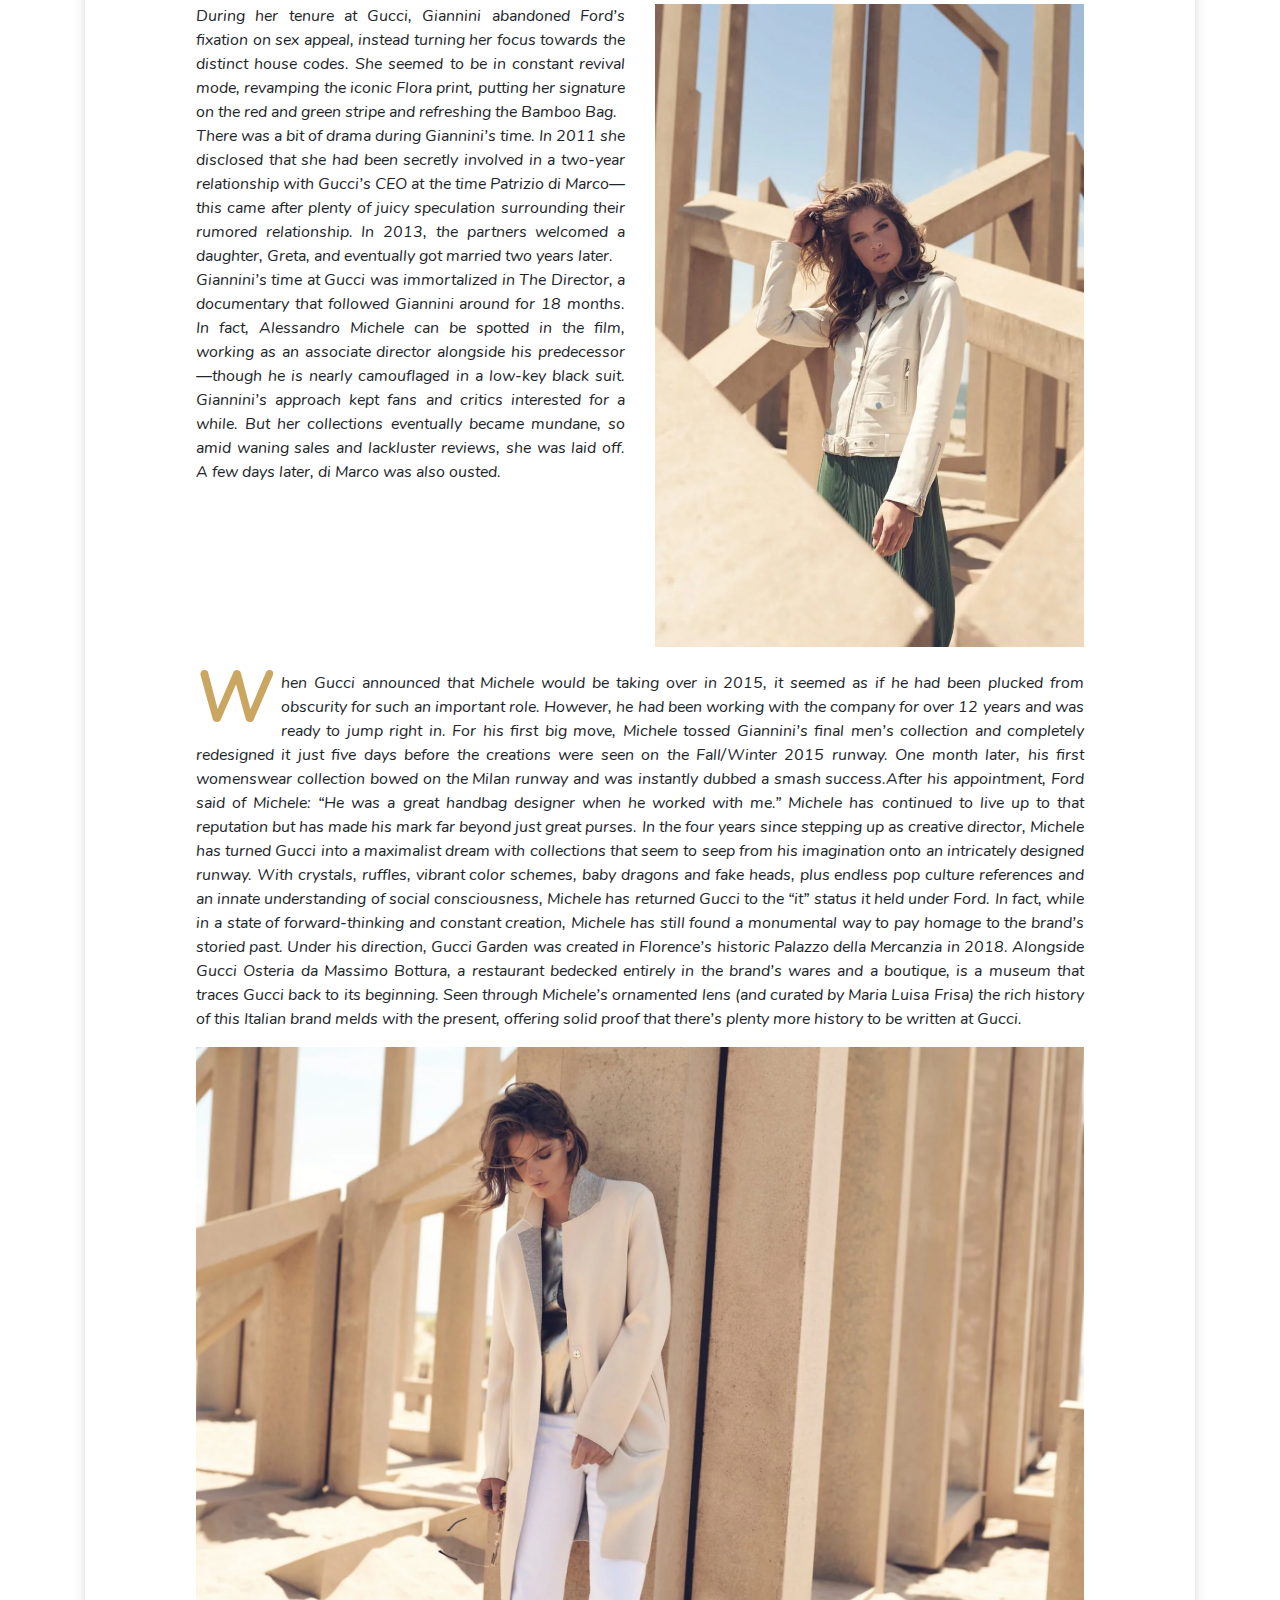
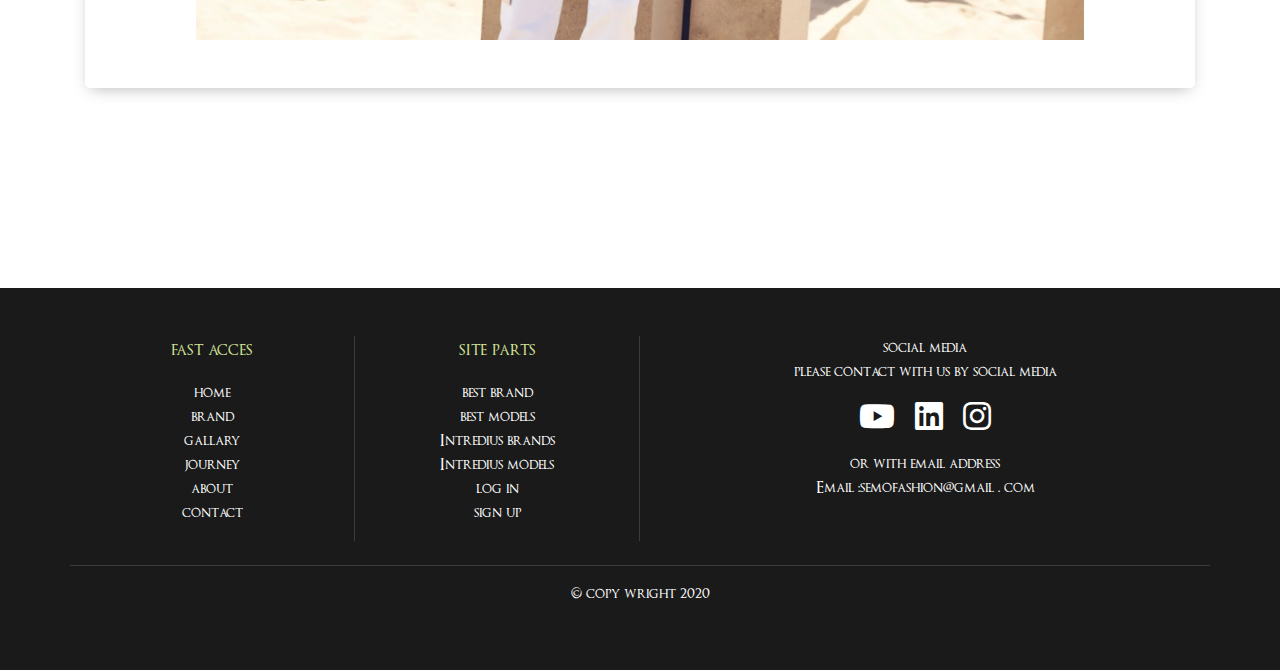
<file: fashion/views/brand.html>
<!DOCTYPE html>
<html lang="en">
<head>
    <meta charset="UTF-8">
    <title>brand</title>

    <link rel="stylesheet" type="text/css" href="../assets/css/bootstrap.css">
    <link rel="stylesheet" type="text/css" href="../assets/css/animate.css">
    <link rel="stylesheet" type="text/css" href="../assets/css/fontAwsome.css">
    <link rel="stylesheet" type="text/css" href="../assets/css/Swiper.css">
    <link rel="stylesheet" type="text/css" href="../assets/scss/brand.css">

</head>
<body>

<section class="box_of_header">
    <div class="container-fluid">
        <div class="row">
            <nav class="navbar navbar-expand-lg navbar-light  nav_bar_about_us">
                <button class="navbar-toggler" type="button" data-toggle="collapse"
                        data-target="#navbarSupportedContent"
                        aria-controls="navbarSupportedContent" aria-expanded="false" aria-label="Toggle navigation">
                    <i class="fal fa-bars menu_icon "></i>
                </button>

                <div class="collapse navbar-collapse" id="navbarSupportedContent">
                    <ul class="navbar-nav pl-4 mr-auto">
                        <li class="nav-item">
                            <a class="nav-link" href="#">Home</a>
                        </li>
                        <li class="nav-item">
                            <a class="nav-link" href="#">Brand</a>
                        </li>
                        <li class="nav-item">
                            <a class="nav-link" href="#">Gallary</a>
                        </li>
                        <li class="nav-item">
                            <a class="nav-link" href="#">About</a>
                        </li>
                        <li class="nav-item">
                            <a class="nav-link" href="#">contact</a>
                        </li>

                    </ul>
                    <ul class="navbar-nav pl-4 ml-auto">
                        <li class="nav-item">
                            <button class="nav-link sign_in_up" id="sign_in">sign in</button>
                        </li>
                        <li class="nav-item">
                            <button class="nav-link sign_in_up" id="sign_up">sign up</button>
                        </li>
                        <li class="nav-item">
                            <button class="nav-link sign_in_up" id="search_icon">
                                <i class="far fa-search"></i>
                            </button>
                        </li>
                    </ul>
                </div>
            </nav>
        </div>
    </div>
</section>

<section class="header_of_article">
    <img src="../assets/img/brand.jpg" class="img_of_header">
</section>

<section class="article_content">
    <div class="container">
        <div class="row">
            <div class="col-12">
                <div class="article_exp">
                    <div class="header_of_article_content">
                        <h1 class="title_of_article">CHARTING THE EVOLUTION OF GUCCI</h1>
                        <p class="small_text_exp">In HONOR OF GUCCIO GUCCI’S 138TH BIRTHDAY, CR RETURNS TO THE ROOTS OF
                            THE ICONIC ITALIAN BRAND</p>
                        <div class="line_bot"></div>
                        <div class="writer_info">
                            <i class="fal fa-money-check-edit d-inline-block">
                                <p class="name_of_writer d-inline-block">Nadie NajmAbadi</p>
                            </i>
                            <i class="fal fa-calendar-day">
                                <p class="date_of_write d-inline-block">8 october 2018</p>
                            </i>
                        </div>
                    </div>
                    <div class="content_of_ex_text_img_box">
                        <p class="part_1_text mb-5">
                            When the name Gucci comes to mind, most fashionphiles conjure the image of excess that
                            Alessandro Michele has dreamed up in the last few years. Or perhaps they think of Tom Ford’s
                            scandalous silhouettes and shocking ad campaigns. But long before marquee designers were
                            running
                            the show at Gucci, the fashion house got its start as a humble leather shop.Born on March
                            26, 1881 to a simple Italian leather goods maker, Guccio Gucci was a porter at the Savoy
                            hotel in London when he first became enamored with the glamorous suitcases that the guests
                            arrived with from all over the globe. Paying homage to his familiar roots, he eventually
                            returned to his native Florence to work for Franzi, a tony luggage brand. Years later, Gucci
                            was ready to strike out on his own, and in 1921 he opened his own eponymous leather goods
                            store in Florence.In the beginning, Gucci’s main business was making saddles and other
                            accessories for horseback riders, always crafted from the finest of Italian leathers. His
                            designs continued to gain popularity as he expanded further into the world of accessories,
                            with English aristocrats becoming major fans of the up-and-coming label. Even today this
                            equestrian flair can be see in Gucci’s modern creations, including the beloved horse-bit
                            detail, and the red and green woven stripe, inspired by saddle details.Guccio enlisted his
                            three sons—Aldo, Vasco, and Rodolfo—to join the business in 1938, and they were tasked with
                            expanding the brand’s presence, bringing Gucci to Rome and eventually Milan, in later years.
                        </p>

                        <div class="pic_and_text">
                            <div class="row">
                                <div class="col-12 col-lg-6">
                                    <img src="../assets/img/brand1.webp" class="pic_behind_text" alt="pic">
                                </div>
                                <div class="col-12 col-lg-6 mt-lg-0 mt-5">
                                    <p>Leather was hard to come by in the mid-1930s, because of sanctions against Italy,
                                        so Gucci began experimenting with alternative textiles. This led to the very
                                        first signature Gucci print: small interconnected diamonds in dark brown, woven
                                        into a tan hemp fabric. The iconic Bamboo Bag was born under similar
                                        circumstances in 1947; Gucci artisans were scrambling to find materials towards
                                        the end of World War II and discovered that they could use Japanese bamboo to
                                        craft unique bag handles. Treated with a unique and patented method, these
                                        burnished bamboo handles became synonymous with Gucci.
                                        In 1953, just 15 days after Gucci’s first New York boutique opened its doors,
                                        Guccio passed away. But despite Guccio's untimely death, his brand continued to
                                        flourish and the Gucci's arrival in the U.S. was embraced by American consumers.
                                        The decade that followed was a golden era for Gucci, thanks to celebrities who
                                        began proudly sporting its designs.
                                        There was Elizabeth Taylor and Peter Sellers, who were both fans of unisex Gucci
                                        totes. Jackie Kennedy carried a slouchy Gucci purse in public and the bag was
                                        swiftly—and officially—renamed “The Jackie.” Grace Kelly stopped into a Gucci
                                        store to pick up a Bamboo Bag and as a token of his gratitude, Rodolfo Gucci
                                        asked Italian illustrator, Vittorio Accornero, to design a floral scarf for the
                                        beloved princess of Monaco. The resulting print became known as Flora, a Gucci
                                        signature that features 43 types of flowers, plants and insects, depicted
                                        through a vivid array of 37 colors.</p>
                                </div>
                            </div>
                        </div>


                        <p class="part_2_text mt-4">
                            In the ‘70s, Gucci looked to the East, putting down roots in Tokyo and then Hong Kong, but
                            the golden era seemed to be over. The Gucci brothers were constantly fighting—even though
                            the brand debuted their first ready-to-wear collection in 1981. At that point, Rodolfo’s
                            son, Aritzio, had taken over and ousted his uncle Aldo—while bringing the house close to
                            bankruptcy.But it was time to revive Gucci and that began with the appointment of Dawn Mello
                            as creative director. The former president of Bergdorf Goodman joined the house in 1989 and
                            brought with her a major team: Richard Lambertson as design director, Neil Barrett designing
                            menswear and Tom Ford as the women’s ready-to-wear designer. Under Mello’s charge, the
                            original Gucci loafer was reintroduced in a rainbow of colors to much fanfare. Sadly, much
                            of the other designs were not well-received, and Mello returned to her cushy role at
                            Bergdorfs in 1994.In fact, it’s Tom Ford that has been celebrated as Gucci’s actual
                            savior—and rightly so. When he became Gucci’s creative director in the wake of Mello’s
                            departure, the designer infused the brand with an overt sex appeal that at the time couldn’t
                            be found on any other runway. The slinky slip dresses and sexy stilettos stood in stark
                            contrast to the minimalist trend of the ‘90s and were totally embraced by consumers.
                        </p>

                        <img src="../assets/img/brand2.webp" class="img_brand_article" alt="pic">

                        <p class="mt-4">As his star rose, Ford brought with him the next generation of fashion
                            masterminds, including
                            Carine as his go-to stylist and Mario Testino as his preferred photographer. Together, the
                            trio revolutionized high fashion advertising with plenty of scandalous and skin-baring
                            images. Perhaps most famously, one ad showed a nearly-nude Carmen Kass showing a male model
                            the “G” she had shaved into her pubic hair. During Ford’s tenure, the term “sex sells” was
                            taken quite literally; Gucci’s boost in sales turned it into a $10 billion fashion
                            superstar.
                            But following a tussle with Pinault Printemps Redoute (the agency that purchased Gucci in
                            2004), Ford decided it was time to move on. And in what feels like a forgotten era in
                            Gucci’s timeline, Alessandra Facchinetti stepped in to take charge of the women’s
                            collections. She lasted only two unremarkable seasons before leaving the brand in 2005.
                            <br>
                            Her vacancy left room for Frida Giannini to step into the spotlight. She had been with Gucci
                            since 2002, when she was hired at the ripe age of 24 to become the director of handbags—a
                            sector that was a huge cash cow for Gucci. She was eventually promoted to oversee the entire
                            accessories category and Giannini’s massive success there primed her for the top job.</p>

                        <div class="pic_and_text mt-5">
                            <div class="row">
                                <div class="col-12 col-lg-6 order-1 order-lg-0 mt-4 mt-lg-0">
                                    <p>
                                        During her tenure at Gucci, Giannini abandoned Ford’s fixation on sex appeal,
                                        instead turning her focus towards the distinct house codes. She seemed to be in
                                        constant revival mode, revamping the iconic Flora print, putting her signature
                                        on the red and green stripe and refreshing the Bamboo Bag.<br>

                                        There was a bit of drama during Giannini’s time. In 2011 she disclosed that she
                                        had been secretly involved in a two-year relationship with Gucci’s CEO at the
                                        time Patrizio di Marco—this came after plenty of juicy speculation surrounding
                                        their rumored relationship. In 2013, the partners welcomed a daughter, Greta,
                                        and eventually got married two years later.<br>

                                        Giannini’s time at Gucci was immortalized in The Director, a documentary that
                                        followed Giannini around for 18 months. In fact, Alessandro Michele can be
                                        spotted in the film, working as an associate director alongside his
                                        predecessor—though he is nearly camouflaged in a low-key black suit. Giannini’s
                                        approach kept fans and critics interested for a while. But her collections
                                        eventually became mundane, so amid waning sales and lackluster reviews, she was
                                        laid off. A few days later, di Marco was also ousted.<br>
                                    </p>
                                </div>
                                <div class="col-12 col-lg-6  order-0 order-lg-1 ">
                                    <img src="../assets/img/brand3.webp" class="pic_behind_text" alt="pic">
                                </div>
                            </div>
                        </div>

                        <p class="mt-4 part_3_text">
                            When Gucci announced that Michele would be taking over in 2015, it seemed as if he had been
                            plucked from obscurity for such an important role. However, he had been working with the
                            company for over 12 years and was ready to jump right in. For his first big move, Michele
                            tossed Giannini’s final men’s collection and completely redesigned it just five days before
                            the creations were seen on the Fall/Winter 2015 runway. One month later, his first
                            womenswear collection bowed on the Milan runway and was instantly dubbed a smash
                            success.After his appointment, Ford said of Michele: “He was a great handbag designer when
                            he worked with me.” Michele has continued to live up to that reputation but has made his
                            mark far beyond just great purses.

                            In the four years since stepping up as creative director, Michele has turned Gucci into a
                            maximalist dream with collections that seem to seep from his imagination onto an intricately
                            designed runway. With crystals, ruffles, vibrant color schemes, baby dragons and fake heads,
                            plus endless pop culture references and an innate understanding of social consciousness,
                            Michele has returned Gucci to the “it” status it held under Ford.

                            In fact, while in a state of forward-thinking and constant creation, Michele has still found
                            a monumental way to pay homage to the brand’s storied past. Under his direction, Gucci
                            Garden was created in Florence’s historic Palazzo della Mercanzia in 2018. Alongside Gucci
                            Osteria da Massimo Bottura, a restaurant bedecked entirely in the brand’s wares and a
                            boutique, is a museum that traces Gucci back to its beginning. Seen through Michele’s
                            ornamented lens (and curated by Maria Luisa Frisa) the rich history of this Italian brand
                            melds with the present, offering solid proof that there’s plenty more history to be written
                            at Gucci.
                        </p>

                        <img src="../assets/img/brand4.webp" class="img_brand_article mb-5" alt="pic">
                    </div>


                </div>
            </div>
        </div>
    </div>
</section>
<footer class="footer_field py-5">
    <div class="container">
        <div class="row field_of_footer_part">
            <div class="col-xs-12 col-sm-12 col-md-3  text-center border_r mb-4">
                <ul class="mb-0 pl-0">
                    <li class="footer_txt footer_part_header pb-3">fast acces</li>
                    <li class="footer_txt"><a href="#"> home</a></li>
                    <li class="footer_txt"><a href="#"> brand </a></li>
                    <li class="footer_txt"><a href="#"> gallary </a></li>
                    <li class="footer_txt"><a href="#"> journey </a></li>
                    <li class="footer_txt"><a href="#"> about </a></li>
                    <li class="footer_txt"><a href="#"> contact </a></li>
                </ul>
            </div>
            <div class="col-xs-12 col-sm-12 col-md-3 text-center border_r mb-4">
                <ul class="pl-0">
                    <li class="footer_txt footer_part_header pb-3">site parts</li>
                    <li class="footer_txt"><a href="#">best brand</a></li>
                    <li class="footer_txt"><a href="#">best models</a></li>
                    <li class="footer_txt"><a href="#">Intredius brands</a></li>
                    <li class="footer_txt"><a href="#">Intredius models</a></li>
                    <li class="footer_txt"><a href="#">log in</a></li>
                    <li class="footer_txt"><a href="#">sign up</a></li>
                </ul>
            </div>
            <div class="col-xs-12 col-sm-12 col-md-6 last_col_or_footer text-center mb-4">
                <div class="field_of_social">
                    <p class="mb-0">social media</p>
                    <p>please contact with us by social media</p>
                </div>
                <div class="fiel_for_social_media">
                    <a href="#" class="youtube_icon fab fa-youtube fa-2x mr-3"></a>
                    <a href="#" class="linkdin_icon fab fa-linkedin fa-2x mr-3"></a>
                    <a href="#" class="insta_icon fab fa-instagram fa-2x"></a>
                </div>
                <div class="email_div">
                    <p class="mb-0">or with email address </p>
                    <p class="mb-0">Email :semofashion@gmail . com</p>
                </div>
            </div>
        </div>
    </div>
    <p class="text-center mt-3" style="color: white">&copy; copy wright 2020</p>
</footer>

<section class="modal_of_sign_in" id="modal_of_sign_in">
    <div class="container">
        <div class="row">
            <div class="col-12">
                <div class="modal_box">
                    <div class="modal_content">
                        <div class="header_of_modal">
                            <h2 class="title_of_modal d-inline-block"> Sign In</h2>
                            <button class="btn_of_close float-right"><i
                                    class="fal fa-times close_icon d-inline-block "></i></button>
                        </div>
                        <form>
                            <div class="form-group">
                                <label for="name_p">Your Name *</label>
                                <input type="text" class="form-control" id="name_p" aria-describedby="emailHelp">
                            </div>
                            <div class="form-group">
                                <label for="email">Your E-Mail *</label>
                                <input type="email" class="form-control" id="email" aria-describedby="emailHelp">
                            </div>
                            <div class="form-group">
                                <label for="Password">Your Password *</label>
                                <input type="email" class="form-control" id="Password" aria-describedby="emailHelp">
                            </div>
                            <div class="form-group">
                                <label for="Current">Current Your Password *</label>
                                <input type="email" class="form-control" id="Current" aria-describedby="emailHelp">
                            </div>


                            <button type="submit" class="btn btn_submit_style">Submit</button>
                        </form>
                    </div>

                </div>
            </div>
        </div>
    </div>
</section>

<section class="modal_of_sign_up" id="modal_of_sign_up">
    <div class="container">
        <div class="row">
            <div class="col-12">
                <div class="modal_box">
                    <div class="modal_content">
                        <div class="header_of_modal">
                            <h2 class="title_of_modal d-inline-block"> Sign In</h2>
                            <button class="btn_of_close float-right"><i
                                    class="fal fa-times close_icon d-inline-block "></i></button>
                        </div>
                        <form>

                            <div class="form-group">
                                <label for="email_p">Your E-Mail *</label>
                                <input type="email" class="form-control" id="email_p" aria-describedby="emailHelp">
                            </div>
                            <div class="form-group">
                                <label for="Pass">Your Password *</label>
                                <input type="email" class="form-control" id="Pass" aria-describedby="emailHelp">
                            </div>


                            <button type="submit" class="btn btn_submit_style">Submit</button>
                        </form>
                    </div>

                </div>
            </div>
        </div>
    </div>
</section>

<section class="search_box" id="search_box">
    <div class="container">
        <div class="row">
            <div class="col-12">
                <div class="search_box_content">
                    <div class="header_of_search_box">
                        <button class="btn_of_close"><i class="fal fa-times close_icon"></i></button>
                    </div>
                    <form action="">
                        <input type="text" placeholder="Search.." name="search" class="form-control field_of_search">
                        <button type="submit" class="btn_of_search px-0"><i class="fa fa-search search_icon"></i>
                        </button>
                    </form>
                </div>
            </div>
        </div>
    </div>
</section>

<script src="../assets/js/jquery.js"></script>
<script src="../assets/js/popper.js"></script>
<script src="../assets/js/bootstrap.js"></script>
<script src="../assets/js/modal.js"></script>

</body>
</html>
</file>
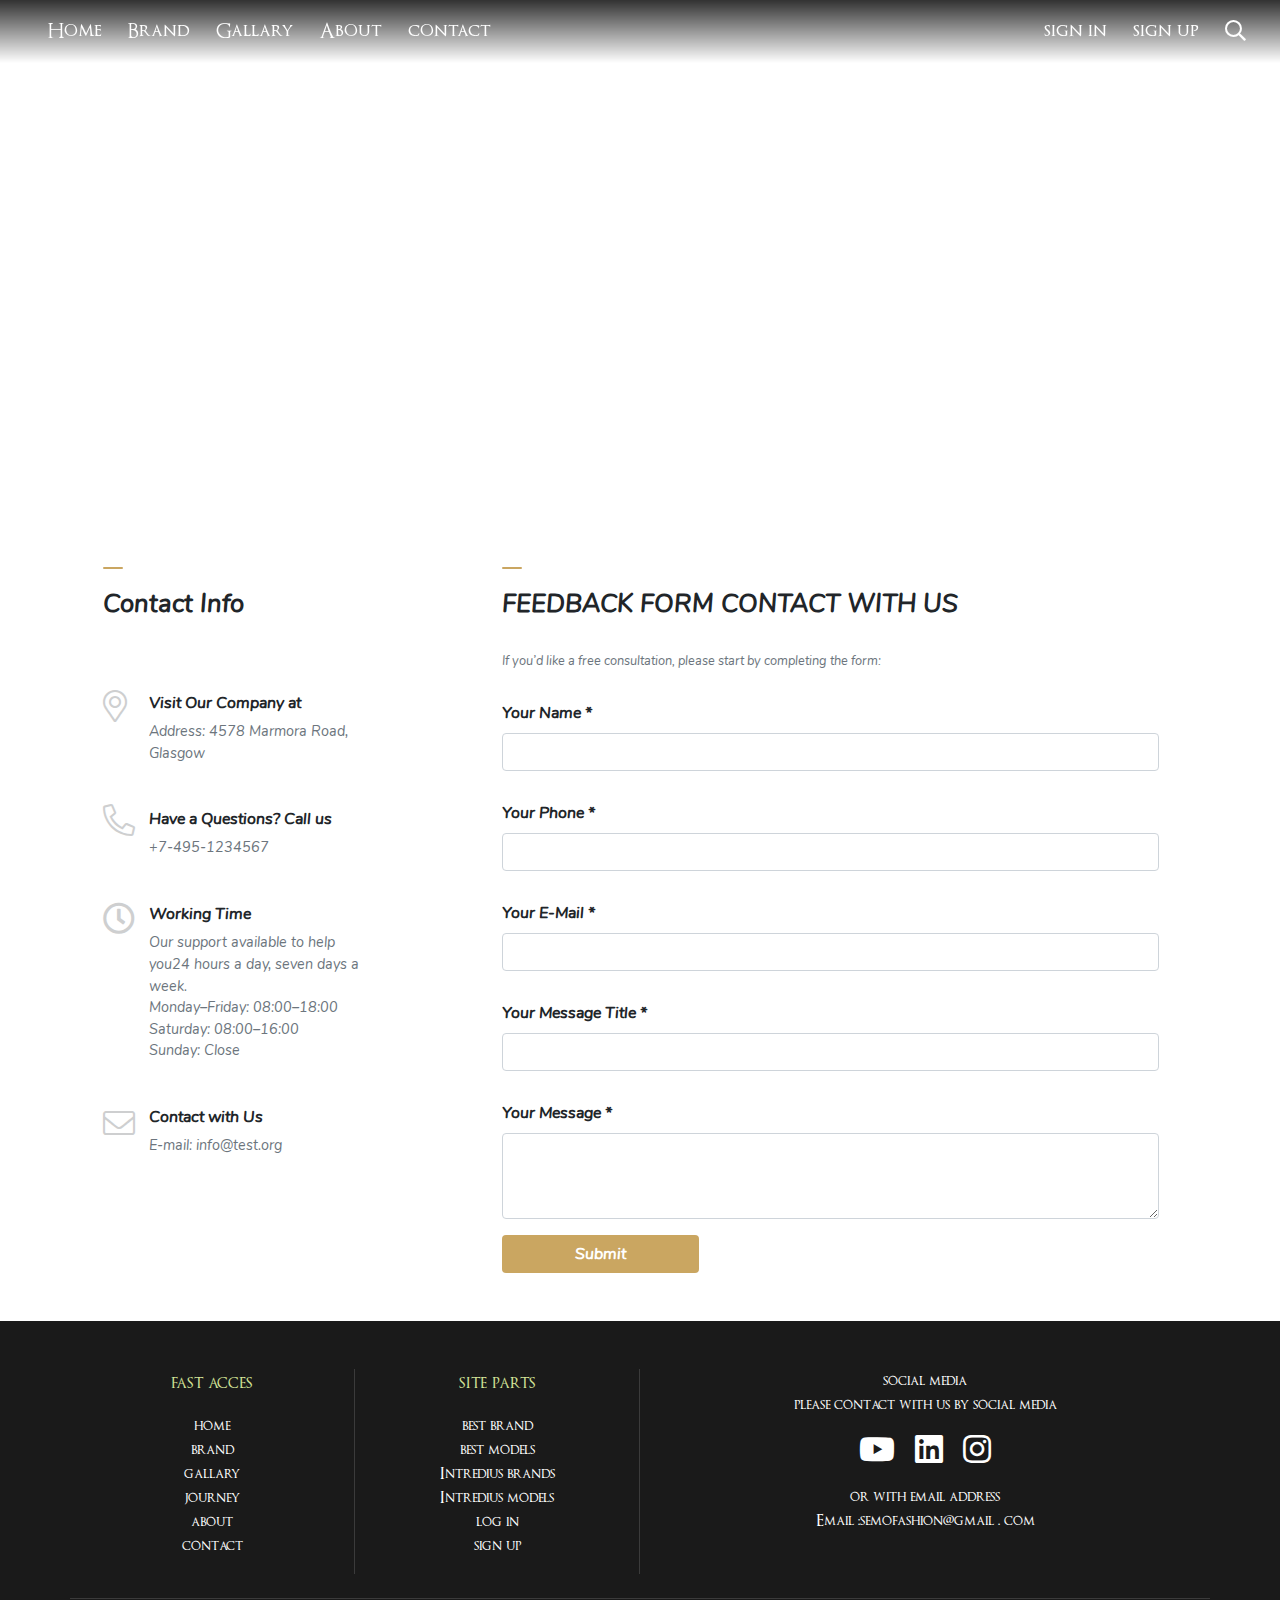
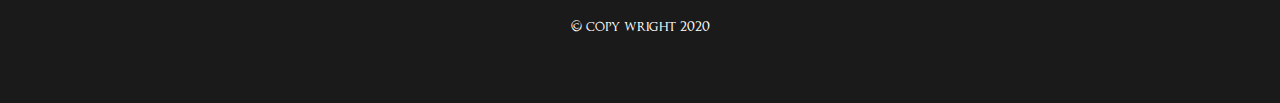
<file: fashion/views/contact-us.html>
<!DOCTYPE html>
<html lang="en">
<head>
    <meta charset="UTF-8">
    <title>contact us</title>
    <link rel="stylesheet" type="text/css" href="../assets/css/bootstrap.css">
    <link rel="stylesheet" type="text/css" href="../assets/css/animate.css">
    <link rel="stylesheet" type="text/css" href="../assets/css/fontAwsome.css">
    <link rel="stylesheet" type="text/css" href="../assets/scss/contact-us.css">
</head>
<body>

<section class="box_of_header">
    <div class="container-fluid">
        <div class="row">
            <nav class="navbar navbar-expand-lg navbar-light  nav_bar_about_us">
                <button class="navbar-toggler" type="button" data-toggle="collapse"
                        data-target="#navbarSupportedContent"
                        aria-controls="navbarSupportedContent" aria-expanded="false" aria-label="Toggle navigation">
                    <i class="fal fa-bars menu_icon "></i>
                </button>

                <div class="collapse navbar-collapse" id="navbarSupportedContent">
                    <ul class="navbar-nav pl-4 mr-auto">
                        <li class="nav-item">
                            <a class="nav-link" href="#">Home</a>
                        </li>
                        <li class="nav-item">
                            <a class="nav-link" href="#">Brand</a>
                        </li>
                        <li class="nav-item">
                            <a class="nav-link" href="#">Gallary</a>
                        </li>
                        <li class="nav-item">
                            <a class="nav-link" href="#">About</a>
                        </li>
                        <li class="nav-item">
                            <a class="nav-link" href="#">contact</a>
                        </li>

                    </ul>
                    <ul class="navbar-nav pl-4 ml-auto">
                        <li class="nav-item">
                            <button class="nav-link sign_in_up" id="sign_in">sign in</button>
                        </li>
                        <li class="nav-item">
                            <button class="nav-link sign_in_up" id="sign_up">sign up</button>
                        </li>
                        <li class="nav-item">
                            <button class="nav-link sign_in_up" id="search_icon">
                                <i class="far fa-search"></i>
                            </button>
                        </li>
                    </ul>
                </div>
            </nav>
        </div>
    </div>
</section>

<section class="map_box">
    <div class="container-fluid">
        <div class="row my-5">
            <iframe src="https://www.google.com/maps/embed?pb=!1m10!1m8!1m3!1d12674.632803011593!2d-122.0950951!3d37.421553!3m2!1i1024!2i768!4f13.1!5e0!3m2!1sen!2s!4v1595338705426!5m2!1sen!2s"
                    frameborder="0" allowfullscreen="" aria-hidden="false" tabindex="0" class="map_style">
            </iframe>
        </div>
    </div>
</section>
<section class="map_box_contact_us my-5">
    <div class="container">
        <div class="row">
            <div class="col-md-4 col-12">
                <div class="contact_info_box">
                    <span class="top_of_title"></span>
                    <h2 class="title_of_box pb-4">
                        Contact Info
                    </h2>
                    <div class="info_box">
                        <i class="fal fa-map-marker-alt d-inline-block icons_info_style"></i>
                        <div class="text_box_info d-inline-block ml-2">
                            <h3 class="title_of_info ">Visit Our Company at</h3>
                            <p class="exp_of_info">Address: 4578 Marmora Road, Glasgow</p>
                        </div>
                    </div>
                    <div class="info_box">
                        <i class="fal fa-phone-alt d-inline-block icons_info_style"></i>
                        <div class="text_box_info d-inline-block">
                            <h3 class="title_of_info ">Have a Questions? Call us</h3>
                            <p class="exp_of_info">+7-495-1234567</p>
                        </div>
                    </div>
                    <div class="info_box">
                        <i class="far fa-clock d-inline-block icons_info_style "></i>
                        <div class="text_box_info d-inline-block">
                            <h3 class="title_of_info ">Working Time</h3>
                            <p class="exp_of_info">
                                Our support available to help you24 hours a day, seven days a week.<br>
                                Monday–Friday: 08:00–18:00<br>
                                Saturday: 08:00–16:00<br>
                                Sunday: Close
                            </p>
                        </div>
                    </div>
                    <div class="info_box mb-5">
                        <i class="fal fa-envelope d-inline-block icons_info_style"></i>
                        <div class="text_box_info d-inline-block">
                            <h3 class="title_of_info ">Contact with Us</h3>
                            <p class="exp_of_info">E-mail: info@test.org</p>
                        </div>
                    </div>

                </div>
            </div>
            <div class="col-md-8 col-12">
              <div class="form_feedback_from_contact_with_us">
                  <span class="top_of_title"></span>
                  <h2 class="title_of_box pb-4">
                      FEEDBACK FORM CONTACT WITH US
                  </h2>
                  <p class="exp_title_of_feedback">If you’d like a free consultation, please start by completing the form:</p>
                  <form>
                      <div class="form-group">
                          <label for="Name">Your Name *</label>
                          <input type="text" class="form-control" id="Name" aria-describedby="emailHelp">
                      </div>
                      <div class="form-group">
                          <label for="Phone">Your Phone *</label>
                          <input type="text" class="form-control" id="Phone" aria-describedby="emailHelp">
                      </div>
                      <div class="form-group">
                          <label for="E-Mail">Your E-Mail *</label>
                          <input type="email" class="form-control" id="E-Mail" aria-describedby="emailHelp">
                      </div>
                      <div class="form-group">
                          <label for="Title">Your Message Title *</label>
                          <input type="text" class="form-control" id="Title" aria-describedby="emailHelp">
                      </div>
                      <div class="form-group">
                          <label for="Message">Your Message *</label>
                          <textarea class="form-control" id="Message" rows="3"></textarea>
                      </div>

                      <button type="submit" class="btn btn_submit_style">Submit</button>
                  </form>
              </div>
            </div>
        </div>
    </div>
</section>


<footer class="footer_field py-5">
    <div class="container">
        <div class="row field_of_footer_part">
            <div class="col-xs-12 col-sm-12 col-md-3  text-center border_r mb-4">
                <ul class="mb-0 pl-0">
                    <li class="footer_txt footer_part_header pb-3">fast acces</li>
                    <li class="footer_txt"><a href="#"> home</a></li>
                    <li class="footer_txt"><a href="#"> brand </a></li>
                    <li class="footer_txt"><a href="#"> gallary </a></li>
                    <li class="footer_txt"><a href="#"> journey </a></li>
                    <li class="footer_txt"><a href="#"> about </a></li>
                    <li class="footer_txt"><a href="#"> contact </a></li>
                </ul>
            </div>
            <div class="col-xs-12 col-sm-12 col-md-3 text-center border_r mb-4">
                <ul class="pl-0">
                    <li class="footer_txt footer_part_header pb-3">site parts</li>
                    <li class="footer_txt"><a href="#">best brand</a></li>
                    <li class="footer_txt"><a href="#">best models</a></li>
                    <li class="footer_txt"><a href="#">Intredius brands</a></li>
                    <li class="footer_txt"><a href="#">Intredius models</a></li>
                    <li class="footer_txt"><a href="#">log in</a></li>
                    <li class="footer_txt"><a href="#">sign up</a></li>
                </ul>
            </div>
            <div class="col-xs-12 col-sm-12 col-md-6 last_col_or_footer text-center mb-4">
                <div class="field_of_social">
                    <p class="mb-0">social media</p>
                    <p>please contact with us by social media</p>
                </div>
                <div class="fiel_for_social_media">
                    <a href="#" class="youtube_icon fab fa-youtube fa-2x mr-3"></a>
                    <a href="#" class="linkdin_icon fab fa-linkedin fa-2x mr-3"></a>
                    <a href="#" class="insta_icon fab fa-instagram fa-2x"></a>
                </div>
                <div class="email_div">
                    <p class="mb-0">or with email address </p>
                    <p class="mb-0">Email :semofashion@gmail . com</p>
                </div>
            </div>
        </div>
    </div>
    <p class="text-center mt-3" style="color: white">&copy; copy wright 2020</p>
</footer>


<section class="modal_of_sign_in" id="modal_of_sign_in">
    <div class="container">
        <div class="row">
            <div class="col-12">
                <div class="modal_box">
                    <div class="modal_content">
                        <div class="header_of_modal">
                            <h2 class="title_of_modal d-inline-block"> Sign In</h2>
                           <button class="btn_of_close float-right"><i class="fal fa-times close_icon d-inline-block "></i></button>
                        </div>
                        <form>
                            <div class="form-group">
                                <label for="name_p">Your Name *</label>
                                <input type="text" class="form-control" id="name_p" aria-describedby="emailHelp">
                            </div>
                            <div class="form-group">
                                <label for="email">Your E-Mail *</label>
                                <input type="email" class="form-control" id="email" aria-describedby="emailHelp">
                            </div>
                            <div class="form-group">
                                <label for="Password">Your Password *</label>
                                <input type="email" class="form-control" id="Password" aria-describedby="emailHelp">
                            </div>
                            <div class="form-group">
                                <label for="Current">Current Your Password *</label>
                                <input type="email" class="form-control" id="Current" aria-describedby="emailHelp">
                            </div>


                            <button type="submit" class="btn btn_submit_style">Submit</button>
                        </form>
                    </div>

                </div>
            </div>
        </div>
    </div>
</section>

<section class="modal_of_sign_up" id="modal_of_sign_up">
    <div class="container">
        <div class="row">
            <div class="col-12">
                <div class="modal_box">
                    <div class="modal_content">
                        <div class="header_of_modal">
                            <h2 class="title_of_modal d-inline-block"> Sign Up</h2>
                            <button class="btn_of_close float-right"><i class="fal fa-times close_icon d-inline-block "></i></button>
                        </div>
                        <form>

                            <div class="form-group">
                                <label for="email_p">Your E-Mail *</label>
                                <input type="email" class="form-control" id="email_p" aria-describedby="emailHelp">
                            </div>
                            <div class="form-group">
                                <label for="Pass">Your Password *</label>
                                <input type="email" class="form-control" id="Pass" aria-describedby="emailHelp">
                            </div>



                            <button type="submit" class="btn btn_submit_style">Submit</button>
                        </form>
                    </div>

                </div>
            </div>
        </div>
    </div>
</section>

<section class="search_box" id="search_box">
    <div class="container">
        <div class="row">
            <div class="col-12">
                <div class="search_box_content">
                    <div class="header_of_search_box">
                        <button class="btn_of_close"><i class="fal fa-times close_icon"></i></button>
                    </div>
                    <form action="">
                        <input type="text" placeholder="Search.." name="search" class="form-control field_of_search">
                        <button type="submit" class="btn_of_search px-0"><i class="fa fa-search search_icon"></i></button>
                    </form>
                </div>
            </div>
        </div>
    </div>
</section>




<script src="../assets/js/jquery.js"></script>
<script src="../assets/js/popper.js"></script>
<script src="../assets/js/bootstrap.js"></script>
<script src="../assets/js/modal.js"></script>

</body>
</html>
</file>
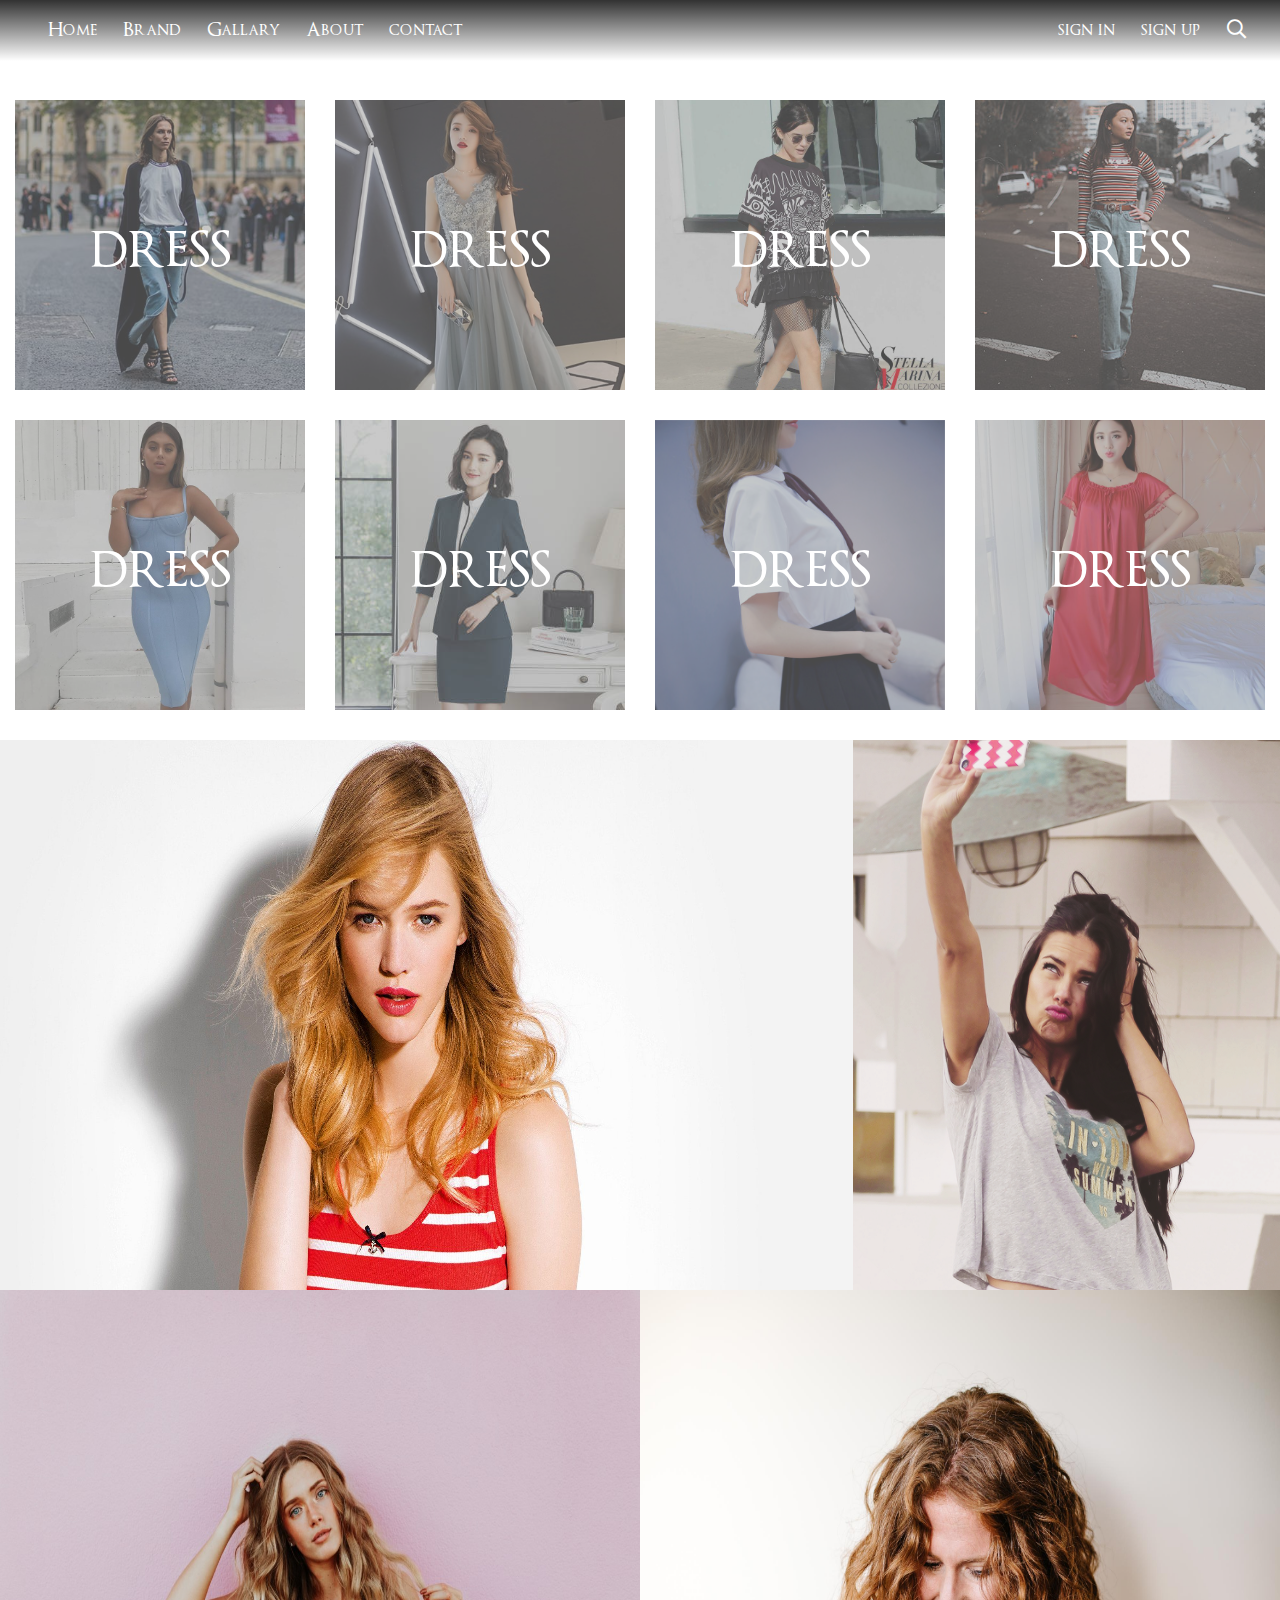
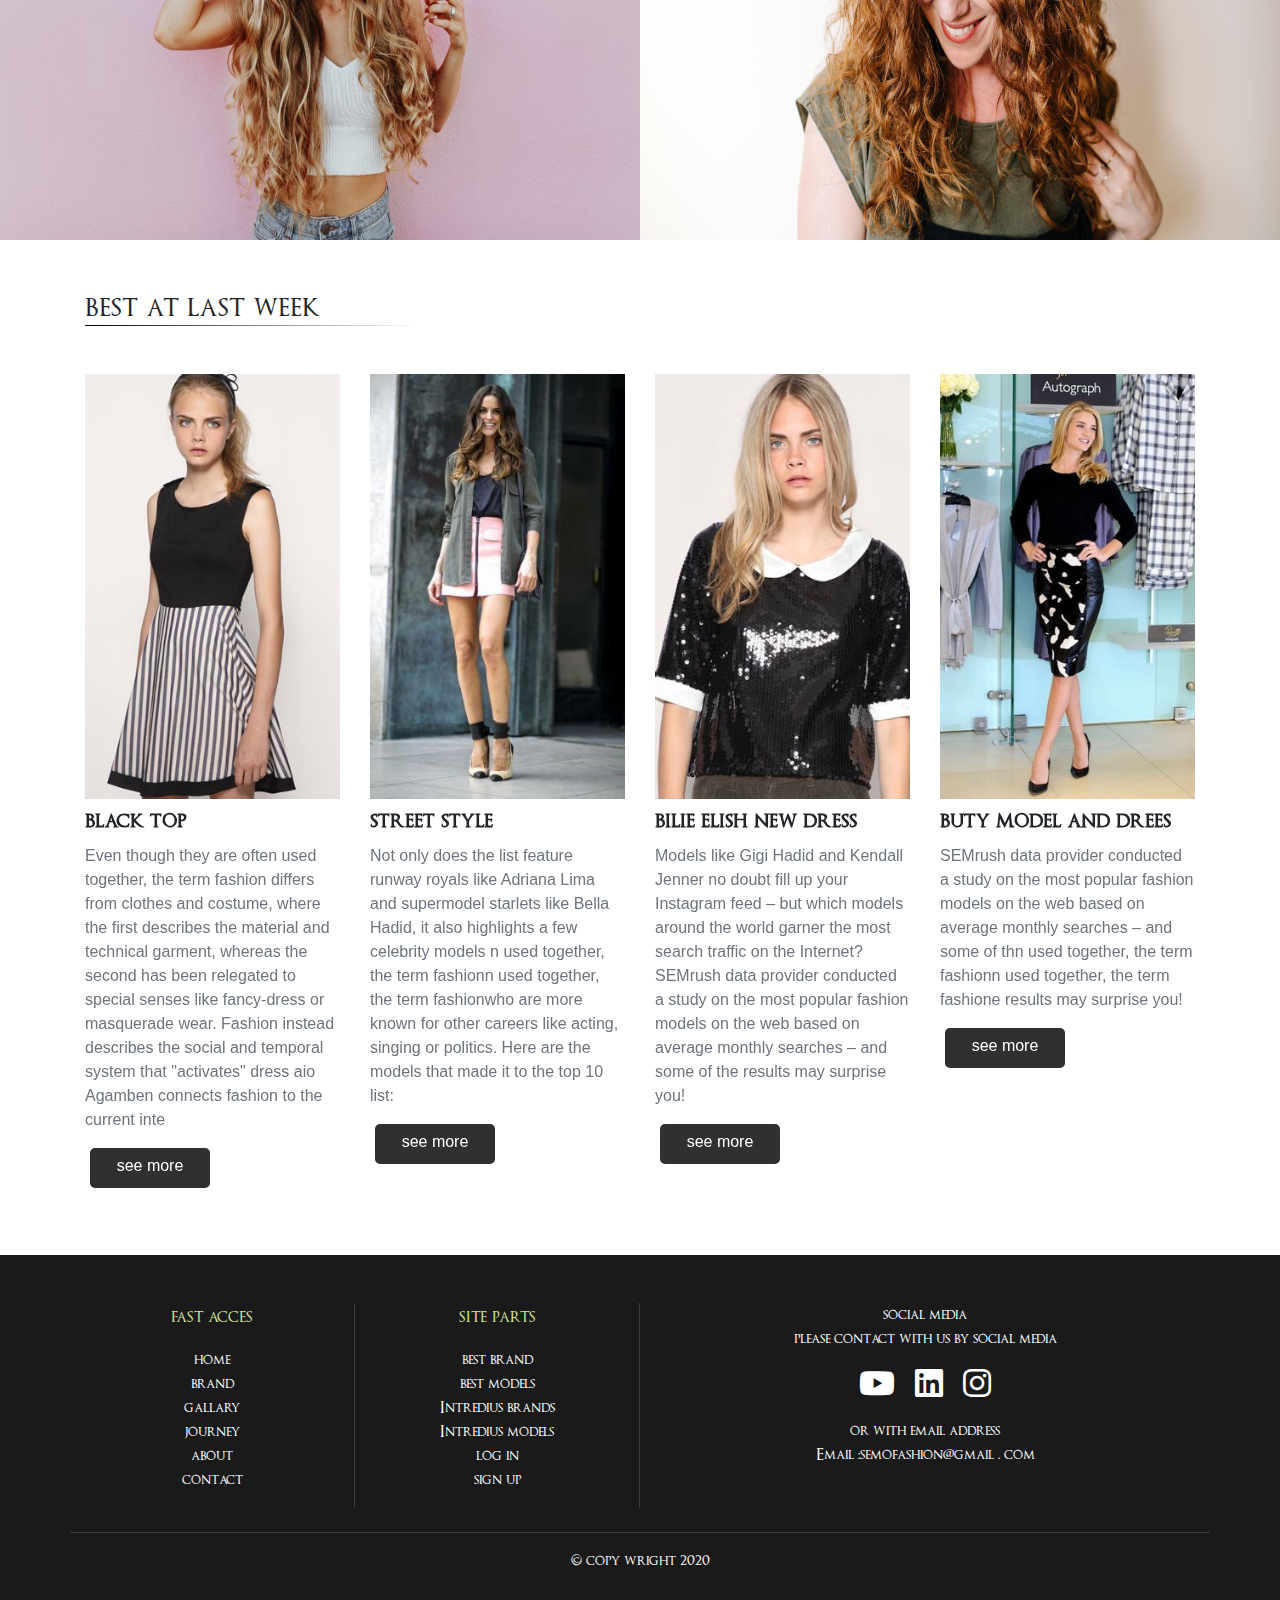
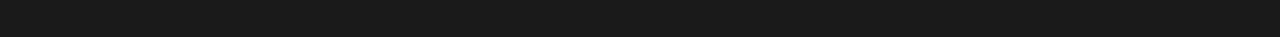
<file: fashion/views/gallery.html>
<!DOCTYPE html>
<html lang="en">
<head>
    <meta charset="UTF-8">
    <title>gallery</title>
    <link rel="stylesheet" type="text/css" href="../assets/css/bootstrap.css">
    <link rel="stylesheet" type="text/css" href="../assets/css/animate.css">
    <link rel="stylesheet" type="text/css" href="../assets/css/fontAwsome.css">
    <link rel="stylesheet" type="text/css" href="../assets/css/Swiper.css">
    <link rel="stylesheet" type="text/css" href="../assets/scss/gallery.css">
</head>
<body>

<section class="header">
    <nav class="navbar navbar-expand-lg navbar-light  nav_bar_home">
        <button class="navbar-toggler" type="button" data-toggle="collapse" data-target="#navbarSupportedContent"
                aria-controls="navbarSupportedContent" aria-expanded="false" aria-label="Toggle navigation">
            <i class="fal fa-bars menu_icon "></i>
        </button>

        <div class="collapse navbar-collapse" id="navbarSupportedContent">
            <ul class="navbar-nav pl-4 mr-auto">
                <li class="nav-item">
                    <a class="nav-link" href="#">Home</a>
                </li>
                <li class="nav-item">
                    <a class="nav-link" href="#">Brand</a>
                </li>
                <li class="nav-item">
                    <a class="nav-link" href="#">Gallary</a>
                </li>
                <li class="nav-item">
                    <a class="nav-link" href="#">About</a>
                </li>
                <li class="nav-item">
                    <a class="nav-link" href="#">contact</a>
                </li>

            </ul>
            <ul class="navbar-nav pl-4 ml-auto">
                <li class="nav-item">
                    <button class="nav-link sign_in_up" id="sign_in">sign in</button>
                </li>
                <li class="nav-item">
                    <button class="nav-link sign_in_up" id="sign_up">sign up</button>
                </li>
                <li class="nav-item">
                    <button class="nav-link sign_in_up" id="search_icon">
                        <i class="far fa-search"></i>
                    </button>
                </li>
            </ul>
        </div>
    </nav>
</section>

<section class="categories_of_gallery">
    <div class="container-fluid">
        <div class="row">
            <div class="col-12 col-sm-6 col-md-3">
                <div class="box_of_categories_img">
                    <img class="img_of_categorie" src="../assets/img/categorie1.jpg" alt="">
                    <div class="categorie_filter_layers">
                        <p class="categorie_txt">dress</p>
                    </div>
                </div>
            </div>
            <div class="col-12 col-sm-6 col-md-3">
                <div class="box_of_categories_img">
                    <img class="img_of_categorie" src="../assets/img/categorie2.jpg" alt="">
                    <div class="categorie_filter_layers">
                        <p class="categorie_txt">dress</p>
                    </div>
                </div>
            </div>
            <div class="col-12 col-sm-6 col-md-3">
                <div class="box_of_categories_img">
                    <img class="img_of_categorie" src="../assets/img/categorie3.jpg" alt="">
                    <div class="categorie_filter_layers">
                        <p class="categorie_txt">dress</p>
                    </div>
                </div>
            </div>
            <div class="col-12 col-sm-6 col-md-3">
                <div class="box_of_categories_img">
                    <img class="img_of_categorie" src="../assets/img/categorie4.jpg" alt="">
                    <div class="categorie_filter_layers">
                        <p class="categorie_txt">dress</p>
                    </div>
                </div>
            </div>
            <div class="col-12 col-sm-6 col-md-3">
                <div class="box_of_categories_img">
                    <img class="img_of_categorie" src="../assets/img/categorie5.jpg" alt="">
                    <div class="categorie_filter_layers">
                        <p class="categorie_txt">dress</p>
                    </div>
                </div>
            </div>
            <div class="col-12 col-sm-6 col-md-3">
                <div class="box_of_categories_img">
                    <img class="img_of_categorie" src="../assets/img/categorie6.jpg" alt="">
                    <div class="categorie_filter_layers">
                        <p class="categorie_txt">dress</p>
                    </div>
                </div>
            </div>
            <div class="col-12 col-sm-6 col-md-3">
                <div class="box_of_categories_img">
                    <img class="img_of_categorie" src="../assets/img/categorie7.jpg" alt="">
                    <div class="categorie_filter_layers">
                        <p class="categorie_txt">dress</p>
                    </div>

                </div>
            </div>
            <div class="col-12 col-sm-6 col-md-3">
                <div class="box_of_categories_img">
                    <img class="img_of_categorie" src="../assets/img/categorie8.jpg" alt="">
                    <div class="categorie_filter_layers">
                        <p class="categorie_txt">dress</p>
                    </div>
                </div>
            </div>
        </div>
    </div>
</section>

<section class="partition_img_box">
    <div class="container-fluid">
        <div class="row">
            <div class="col-md-8 col-12 px-0">
                <img src="../assets/img/partition_img1.jpg" class="partition_img" alt="pic">
            </div>
            <div class="col-md-4 col-12 px-0">
                <img src="../assets/img/partition_img2.png" class="partition_img" alt="pic">
            </div>
        </div>
        <div class="row">
            <div class="col-md-6 col-12 px-0">
                <img src="../assets/img/partition_img6.jpg" class="partition_img" alt="pic">
            </div>
            <div class="col-md-6 col-12 px-0">
                <img src="../assets/img/partition_img4.jpg" class="partition_img" alt="pic">
            </div>
        </div>
    </div>
</section>

<section class="swiper_slider mt-5">
    <div class="container">
        <div class="slider_title my-5">
            <h2 class="title_of_slider_gallery">
                best at last week
            </h2>
        </div>
        <!-- Swiper -->
        <div class="swiper-container mb-5">
            <div class="swiper-wrapper">
                <div class="swiper-slide">
                    <img src="../assets/img/gallary_slider1.jpg" alt="pic" class="img_of_gallery_slider">
                    <div class="content_of_slider">
                        <h3 class="title_of_gallery mt-2">
                            black top
                        </h3>
                        <p class="exp_of_gallery_slider">
                            Even though they are often used together, the term fashion differs from clothes and
                            costume, where the first describes the material and technical garment, whereas the
                            second has been relegated to special senses like fancy-dress or masquerade wear. Fashion
                            instead describes the social and temporal system that "activates" dress aio Agamben
                            connects fashion to the current inte
                        </p>
                        <button type="button" class="btn_of_slider_gallery">see more</button>
                    </div>
                </div>
                <div class="swiper-slide">
                    <img src="../assets/img/gallary_slider2.jpg" alt="pic" class="img_of_gallery_slider">
                    <div class="content_of_slider">
                        <h3 class="title_of_gallery mt-2">
                            street style
                        </h3>
                        <p class="exp_of_gallery_slider">
                            Not only does the list feature runway royals like Adriana Lima and supermodel starlets
                            like Bella Hadid, it also highlights a few celebrity models n used together, the term
                            fashionn used together, the term fashionwho are more known for other
                            careers like acting, singing or politics.
                            Here are the models that made it to the top 10 list:
                        </p>
                        <button type="button" class="btn_of_slider_gallery">see more</button>
                    </div>
                </div>
                <div class="swiper-slide">
                    <img src="../assets/img/gallary_slider3.jpg" alt="pic" class="img_of_gallery_slider">
                    <div class="content_of_slider">
                        <h3 class="title_of_gallery mt-2">
                            bilie elish new dress
                        </h3>
                        <p class="exp_of_gallery_slider">
                            Models like Gigi Hadid and Kendall Jenner no doubt fill up your Instagram feed – but
                            which models around the world garner the most search traffic on the Internet?SEMrush
                            data provider conducted a study on the most popular fashion models on the web based on
                            average monthly searches – and some of the results may surprise you!
                        </p>
                        <button type="button" class="btn_of_slider_gallery">see more</button>
                    </div>
                </div>
                <div class="swiper-slide">
                    <img src="../assets/img/gallary_slider4.jpg" alt="pic" class="img_of_gallery_slider">
                    <div class="content_of_slider">
                        <h3 class="title_of_gallery mt-2">
                            buty model and drees
                        </h3>
                        <p class="exp_of_gallery_slider">
                            SEMrush data provider conducted a study on the most popular fashion models on the web
                            based on average monthly searches – and some of thn used together, the term fashionn
                            used together, the term fashione results may surprise you!
                        </p>
                        <button type="button" class="btn_of_slider_gallery">see more</button>
                    </div>
                </div>
                <div class="swiper-slide">
                    <img src="../assets/img/gallary_slider5.jpg" alt="pic" class="img_of_gallery_slider">
                    <div class="content_of_slider">
                        <h3 class="title_of_gallery mt-2">
                            gigi hadid
                        </h3>
                        <p class="exp_of_gallery_slider">
                            SEMrush data provider conducted a study on the most popular fashion models on the web
                            based on average monthly searches – and some of thn used together, the term fashionn
                            used together, thprovider conducted a study on the most popue term fashione results may
                            surprise you!
                        </p>
                        <button type="button" class="btn_of_slider_gallery">see more</button>
                    </div>
                </div>
                <div class="swiper-slide">
                    <img src="../assets/img/gallary_slider6.jpg" alt="pic" class="img_of_gallery_slider">
                    <div class="content_of_slider">
                        <h3 class="title_of_gallery mt-2">
                            such wow
                        </h3>
                        <p class="exp_of_gallery_slider">
                            Even though they are often used together, the term fashion differs from clothes and
                            costume, where the first describes the material and technical garment, whereas the
                            second has been relegated to special senses like fancy-dress or masquerade wear. Fashion
                            instead describes the social and temporal system that "activates" dress aio Agamben
                            connects fashion to the current inte
                        </p>
                        <button type="button" class="btn_of_slider_gallery">see more</button>
                    </div>
                </div>
            </div>
        </div>
    </div>

</section>

<footer class="footer_field py-5">
    <div class="container">
        <div class="row field_of_footer_part">
            <div class="col-xs-12 col-sm-12 col-md-3  text-center border_r mb-4">
                <ul class="mb-0 pl-0">
                    <li class="footer_txt footer_part_header pb-3">fast acces</li>
                    <li class="footer_txt"><a href="#"> home</a></li>
                    <li class="footer_txt"><a href="#"> brand </a></li>
                    <li class="footer_txt"><a href="#"> gallary </a></li>
                    <li class="footer_txt"><a href="#"> journey </a></li>
                    <li class="footer_txt"><a href="#"> about </a></li>
                    <li class="footer_txt"><a href="#"> contact </a></li>
                </ul>
            </div>
            <div class="col-xs-12 col-sm-12 col-md-3 text-center border_r mb-4">
                <ul class="pl-0">
                    <li class="footer_txt footer_part_header pb-3">site parts</li>
                    <li class="footer_txt"><a href="#">best brand</a></li>
                    <li class="footer_txt"><a href="#">best models</a></li>
                    <li class="footer_txt"><a href="#">Intredius brands</a></li>
                    <li class="footer_txt"><a href="#">Intredius models</a></li>
                    <li class="footer_txt"><a href="#">log in</a></li>
                    <li class="footer_txt"><a href="#">sign up</a></li>
                </ul>
            </div>
            <div class="col-xs-12 col-sm-12 col-md-6 last_col_or_footer text-center mb-4">
                <div class="field_of_social">
                    <p class="mb-0">social media</p>
                    <p>please contact with us by social media</p>
                </div>
                <div class="fiel_for_social_media">
                    <a href="#" class="youtube_icon fab fa-youtube fa-2x mr-3"></a>
                    <a href="#" class="linkdin_icon fab fa-linkedin fa-2x mr-3"></a>
                    <a href="#" class="insta_icon fab fa-instagram fa-2x"></a>
                </div>
                <div class="email_div">
                    <p class="mb-0">or with email address </p>
                    <p class="mb-0">Email :semofashion@gmail . com</p>
                </div>
            </div>
        </div>
    </div>
    <p class="text-center mt-3" style="color: white">&copy; copy wright 2020</p>
</footer>

<section class="modal_of_sign_in" id="modal_of_sign_in">
    <div class="container">
        <div class="row">
            <div class="col-12">
                <div class="modal_box">
                    <div class="modal_content">
                        <div class="header_of_modal">
                            <h2 class="title_of_modal d-inline-block"> Sign In</h2>
                            <button class="btn_of_close float-right"><i class="fal fa-times close_icon d-inline-block "></i></button>
                        </div>
                        <form>
                            <div class="form-group">
                                <label for="name_p">Your Name *</label>
                                <input type="text" class="form-control" id="name_p" aria-describedby="emailHelp">
                            </div>
                            <div class="form-group">
                                <label for="email">Your E-Mail *</label>
                                <input type="email" class="form-control" id="email" aria-describedby="emailHelp">
                            </div>
                            <div class="form-group">
                                <label for="Password">Your Password *</label>
                                <input type="email" class="form-control" id="Password" aria-describedby="emailHelp">
                            </div>
                            <div class="form-group">
                                <label for="Current">Current Your Password *</label>
                                <input type="email" class="form-control" id="Current" aria-describedby="emailHelp">
                            </div>


                            <button type="submit" class="btn btn_submit_style">Submit</button>
                        </form>
                    </div>

                </div>
            </div>
        </div>
    </div>
</section>

<section class="modal_of_sign_up" id="modal_of_sign_up">
    <div class="container">
        <div class="row">
            <div class="col-12">
                <div class="modal_box">
                    <div class="modal_content">
                        <div class="header_of_modal">
                            <h2 class="title_of_modal d-inline-block"> Sign In</h2>
                            <button class="btn_of_close float-right"><i class="fal fa-times close_icon d-inline-block "></i></button>
                        </div>
                        <form>

                            <div class="form-group">
                                <label for="email_p">Your E-Mail *</label>
                                <input type="email" class="form-control" id="email_p" aria-describedby="emailHelp">
                            </div>
                            <div class="form-group">
                                <label for="Pass">Your Password *</label>
                                <input type="email" class="form-control" id="Pass" aria-describedby="emailHelp">
                            </div>



                            <button type="submit" class="btn btn_submit_style">Submit</button>
                        </form>
                    </div>

                </div>
            </div>
        </div>
    </div>
</section>

<section class="search_box" id="search_box">
    <div class="container">
        <div class="row">
            <div class="col-12">
                <div class="search_box_content">
                    <div class="header_of_search_box">
                        <button class="btn_of_close"><i class="fal fa-times close_icon"></i></button>
                    </div>
                    <form action="">
                        <input type="text" placeholder="Search.." name="search" class="form-control field_of_search">
                        <button type="submit" class="btn_of_search px-0"><i class="fa fa-search search_icon"></i></button>
                    </form>
                </div>
            </div>
        </div>
    </div>
</section>


<script src="../assets/js/jquery.js"></script>
<script src="../assets/js/popper.js"></script>
<script src="../assets/js/bootstrap.js"></script>
<script src="../assets/js/Swiper.js"></script>
<script src="../assets/js/gallery.js"></script>
<script src="../assets/js/modal.js"></script>


</body>
</html>
</file>
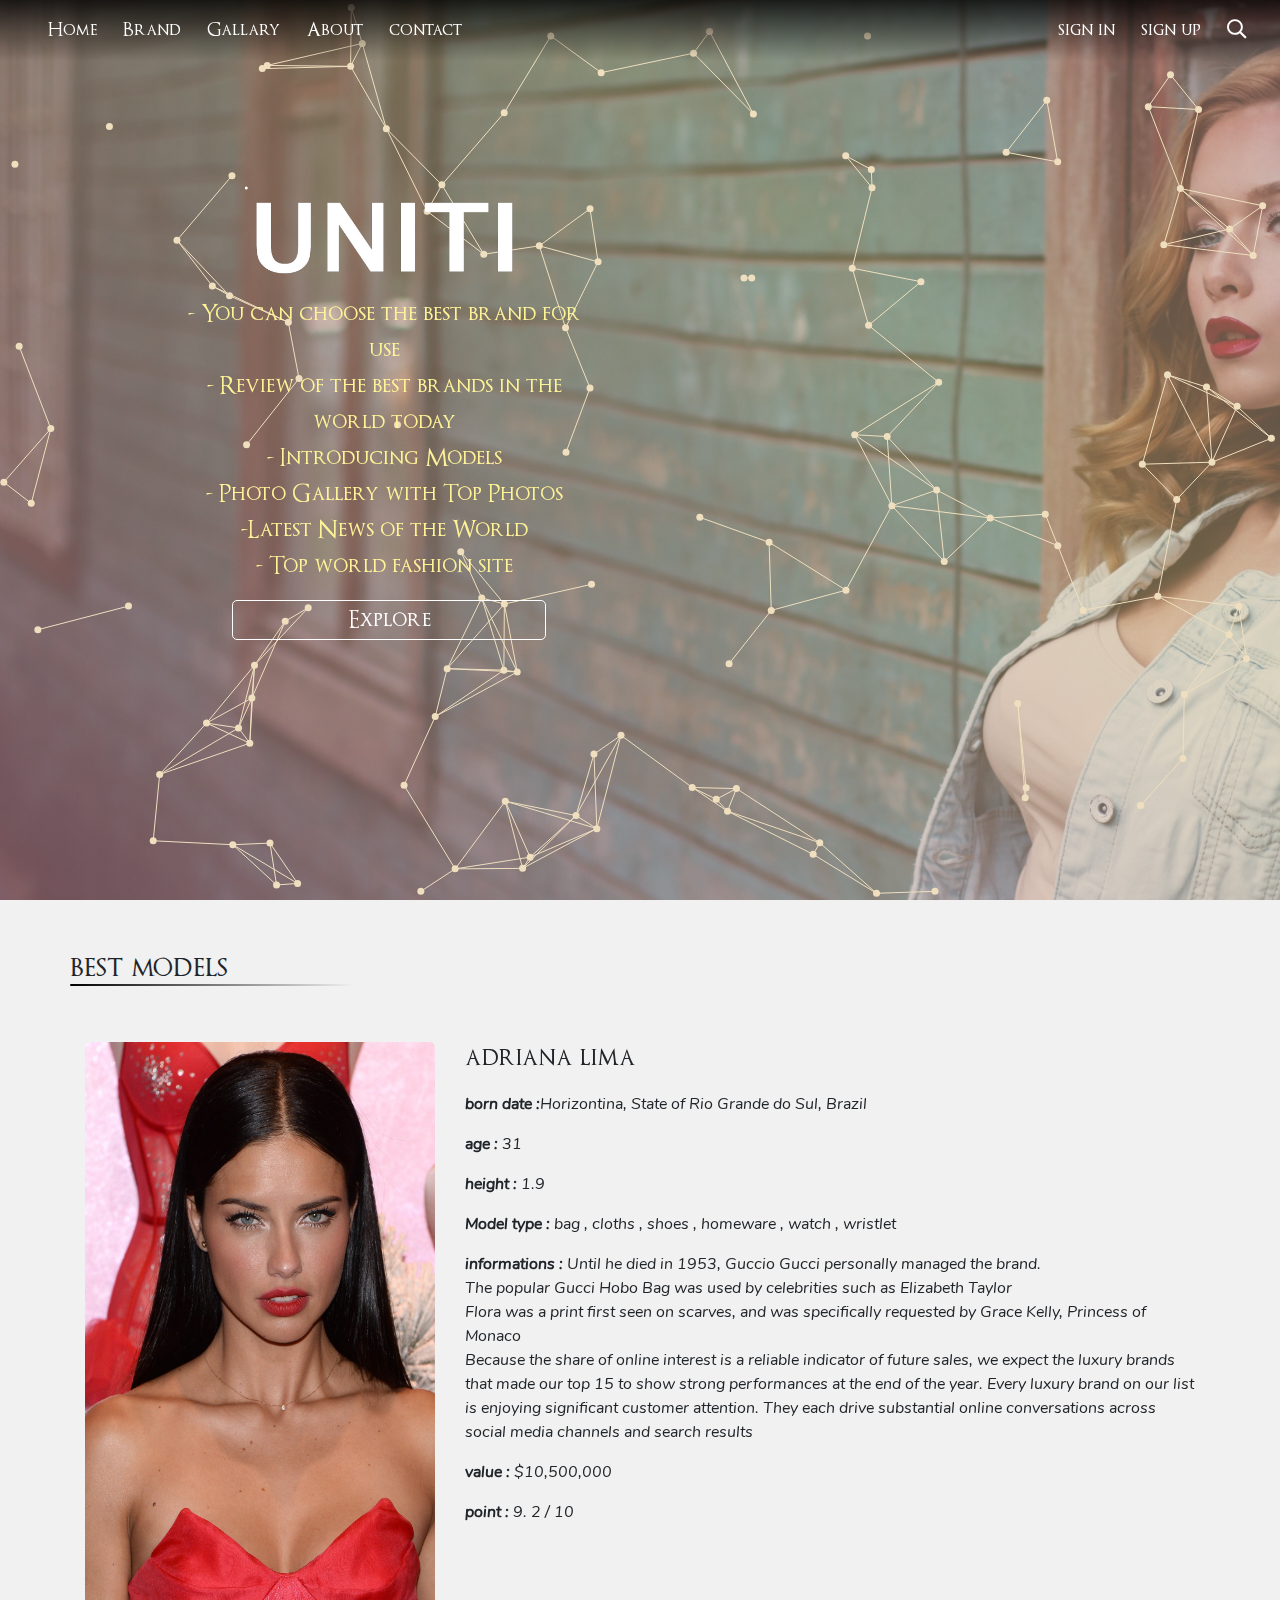
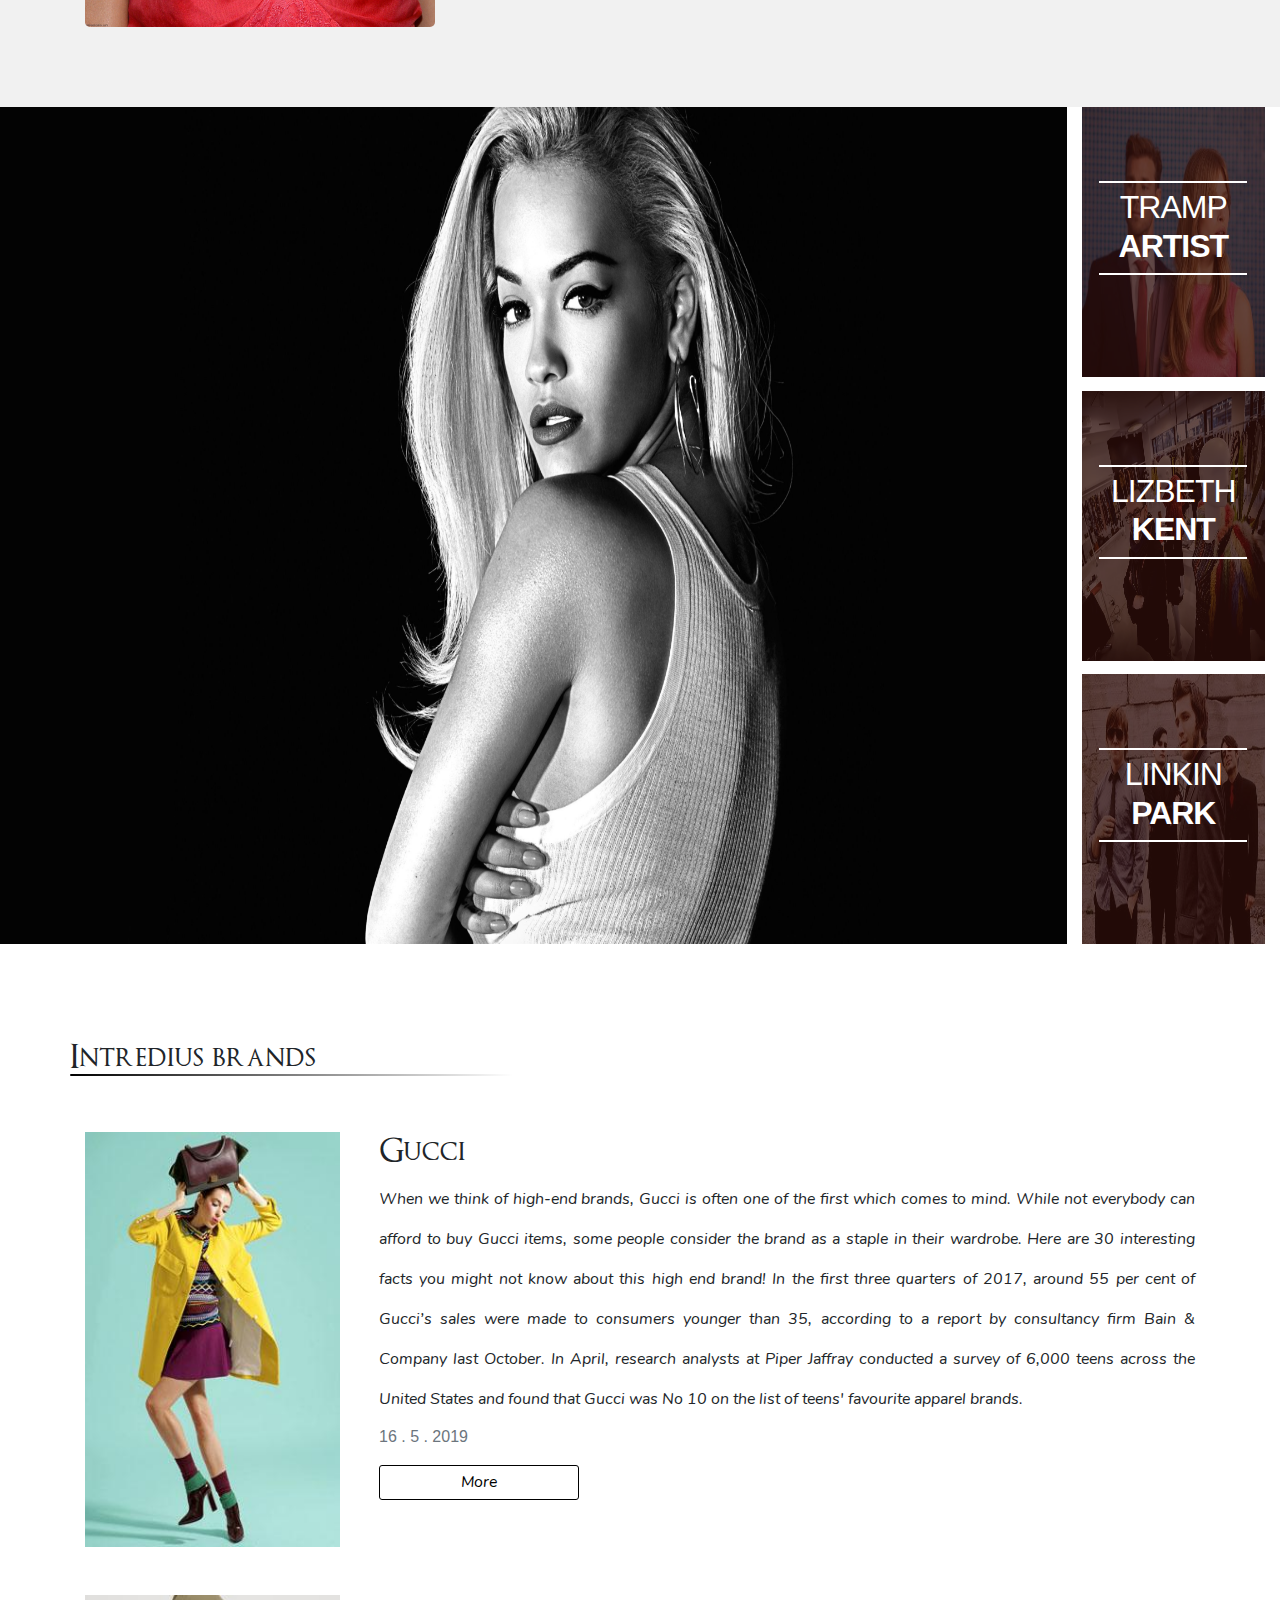
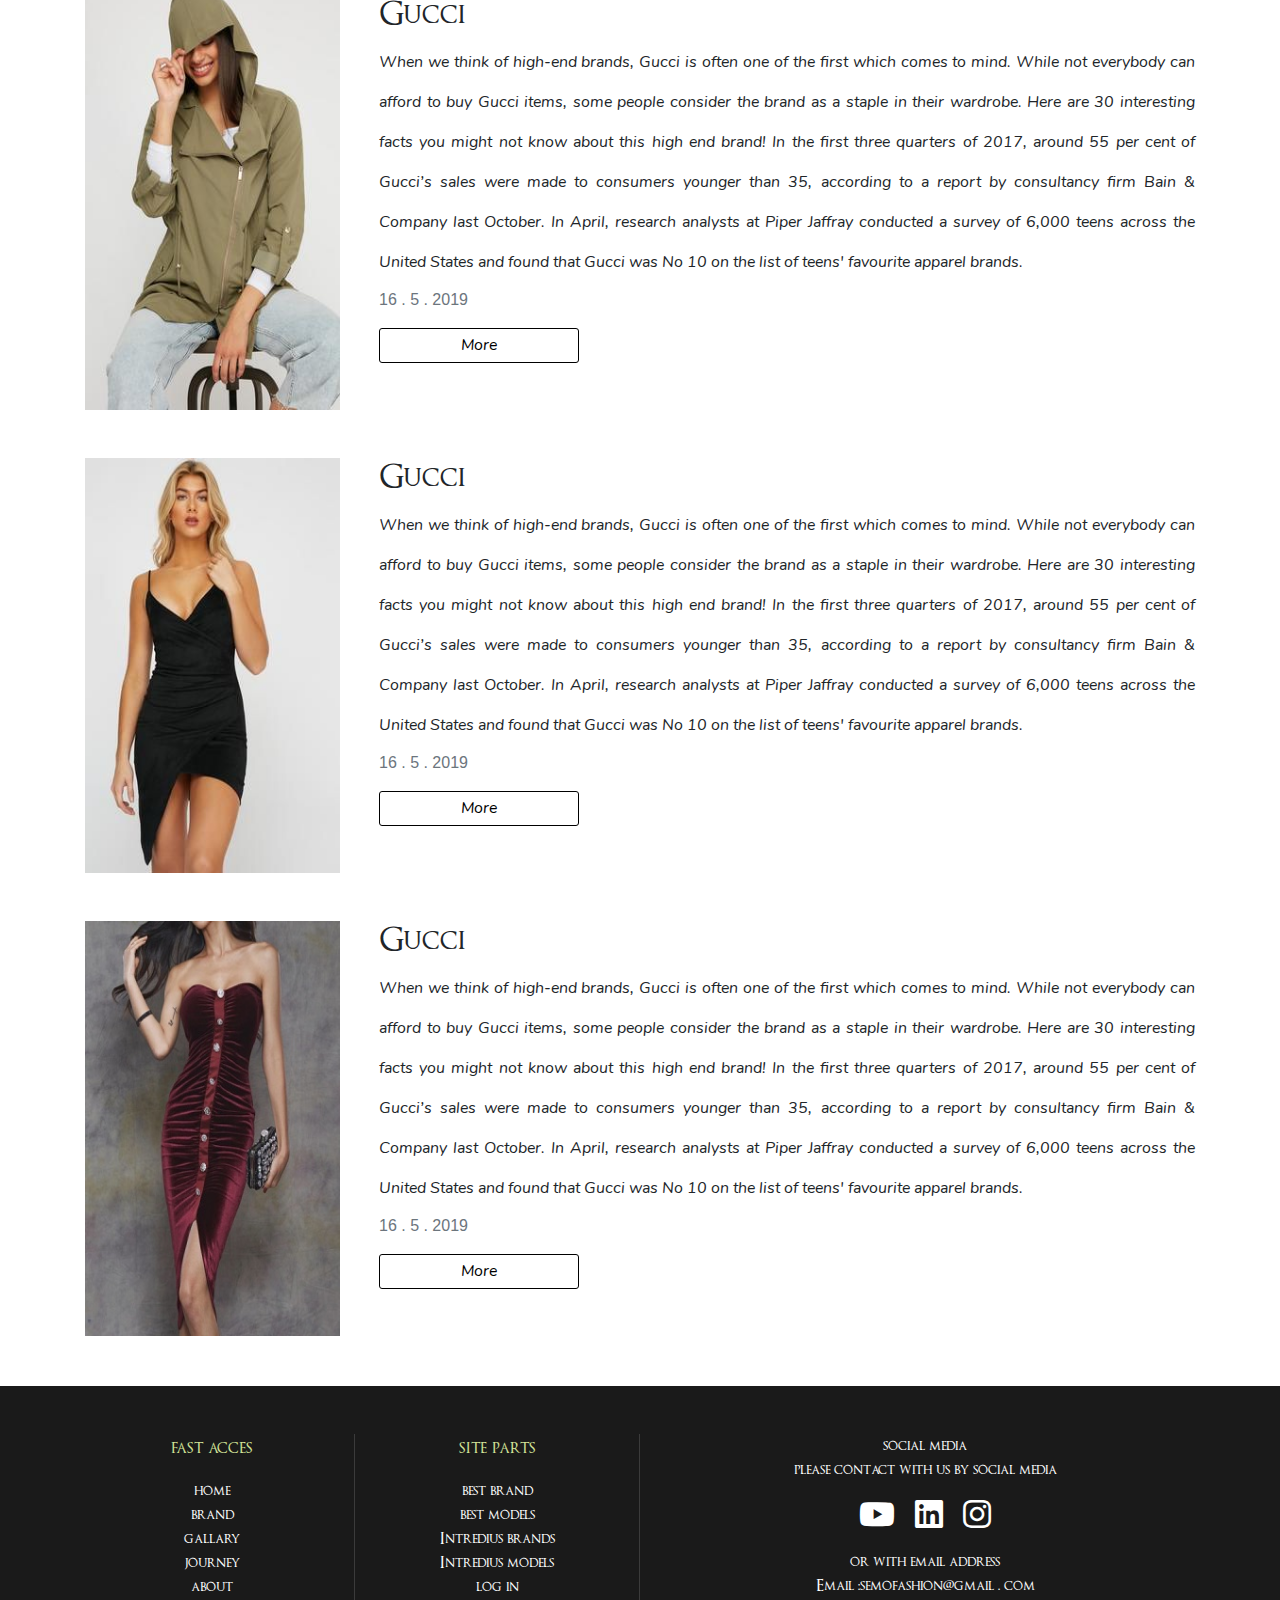
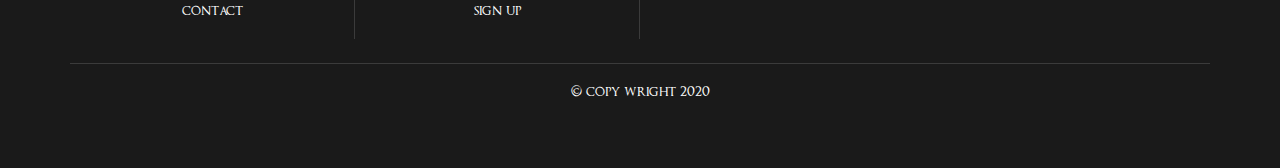
<file: fashion/views/home.html>
<!DOCTYPE html>
<html lang="en">
<head>
    <meta charset="UTF-8">
    <title>home</title>
    <link rel="stylesheet" type="text/css" href="../assets/css/bootstrap.css">
    <link rel="stylesheet" type="text/css" href="../assets/css/animate.css">
    <link rel="stylesheet" type="text/css" href="../assets/css/fontAwsome.css">
    <link rel="stylesheet" type="text/css" href="../assets/css/Swiper.css">
    <link rel="stylesheet" type="text/css" href="../assets/css/particleground.css">
    <link rel="stylesheet" type="text/css" href="../assets/scss/home.css">
</head>
<body>
<header class="header_of_home_page">
    <div id="particleground" class="particleground">
        <nav class="navbar navbar-expand-lg navbar-light  nav_bar_home">
            <button class="navbar-toggler" type="button" data-toggle="collapse" data-target="#navbarSupportedContent"
                    aria-controls="navbarSupportedContent" aria-expanded="false" aria-label="Toggle navigation">
                <i class="fal fa-bars menu_icon "></i>
            </button>

            <div class="collapse navbar-collapse" id="navbarSupportedContent">
                <ul class="navbar-nav pl-4 mr-auto">
                    <li class="nav-item">
                        <a class="nav-link" href="#">Home</a>
                    </li>
                    <li class="nav-item">
                        <a class="nav-link" href="#">Brand</a>
                    </li>
                    <li class="nav-item">
                        <a class="nav-link" href="#">Gallary</a>
                    </li>
                    <li class="nav-item">
                        <a class="nav-link" href="#">About</a>
                    </li>
                    <li class="nav-item">
                        <a class="nav-link" href="#">contact</a>
                    </li>

                </ul>
                <ul class="navbar-nav pl-4 ml-auto">
                    <li class="nav-item">
                        <button class="nav-link sign_in_up" id="sign_in">sign in</button>
                    </li>
                    <li class="nav-item">
                        <button class="nav-link sign_in_up" id="sign_up">sign up</button>
                    </li>
                    <li class="nav-item">
                        <button class="nav-link sign_in_up" id="search_icon">
                            <i class="far fa-search"></i>
                        </button>
                    </li>
                </ul>
            </div>
        </nav>
        <div class="container box_of_fashion">
            <div class="row">
                <div class="col-12">
                    <div class="box_of_details_fashion">
                        <img src="../assets/img/Logo.png" class="logo_of_fashion" alt="logo" title="logo">
                        <div class="txt_of_landing">
                            <ul class=" ul_list_header_detail_fashion">
                                <li>- You can choose the best brand for use</li>
                                <li> - Review of the best brands in the world today</li>
                                <li> - Introducing Models</li>
                                <li> - Photo Gallery with Top Photos</li>
                                <li> -Latest News of the World</li>
                                <li> - Top world fashion site</li>
                            </ul>
                            <div class="field_of_btn_landing">
                                <button class="landing_btn">Explore</button>
                            </div>
                        </div>
                    </div>
                </div>
            </div>
        </div>
    </div>
</header>


<section class="model_of_slider">
    <div class="container">
        <div class="row py-5 title_box">
            <h2 class="title_of_part_brands">
                best models
            </h2>
        </div>
        <div class="swiper-container">
            <div class="swiper-wrapper">
                <div class="swiper-slide">
                    <div class="row">
                        <div class="col-12 col-lg-4  ">
                            <img class="brand_slider_img" src="../assets/img/brand_slider_img.jpg" alt="">
                        </div>
                        <div class="col-12 col-lg-8 ">
                            <div class="info_model">
                                <h3 class="name_of_model mb-3">
                                    adriana lima
                                </h3>
                                <div class="inf_of_brand_slider">
                                    <p><span class="title_for_inf_of_brand_slider">born date :</span>Horizontina, State
                                        of
                                        Rio Grande do Sul, Brazil</p>
                                    <p><span class="title_for_inf_of_brand_slider">age :</span> 31 </p>
                                    <p><span class="title_for_inf_of_brand_slider">height :</span> 1.9 </p>
                                    <p><span class="title_for_inf_of_brand_slider">Model type :</span> bag , cloths ,
                                        shoes
                                        , homeware , watch , wristlet </p>
                                    <p><span class="title_for_inf_of_brand_slider">informations : </span> Until he
                                        died in 1953, Guccio Gucci personally managed the brand. <br> The popular Gucci
                                        Hobo
                                        Bag was used by celebrities such as Elizabeth Taylor <br> Flora was a print
                                        first
                                        seen on scarves, and was specifically requested by Grace Kelly, Princess of
                                        Monaco
                                        <br>Because the share of online interest is a reliable indicator of future
                                        sales, we
                                        expect the luxury brands that made our top 15 to show strong performances at the
                                        end
                                        of the year. Every luxury brand on our list is enjoying significant customer
                                        attention. They each drive substantial online conversations across social media
                                        channels and search results
                                    </p>
                                    <p><span class="title_for_inf_of_brand_slider">value : </span>$10,500,000 </p>
                                    <p><span class="title_for_inf_of_brand_slider">point : </span>9. 2 / 10 </p>
                                </div>
                            </div>

                        </div>
                    </div>
                </div>
                <div class="swiper-slide">
                    <div class="row">
                        <div class="col-12 col-lg-4 ">
                            <img class="brand_slider_img" src="../assets/img/brand_slider_img1.jpg" alt="">
                        </div>
                        <div class="col-12 col-lg-8 ">
                            <div class="info_model">
                                <h3 class="name_of_model mb-3">
                                    adriana lima
                                </h3>
                                <div class="inf_of_brand_slider">
                                    <p><span class="title_for_inf_of_brand_slider">born date :</span>Horizontina, State
                                        of
                                        Rio Grande do Sul, Brazil</p>
                                    <p><span class="title_for_inf_of_brand_slider">age :</span> 31 </p>
                                    <p><span class="title_for_inf_of_brand_slider">height :</span> 1.9 </p>
                                    <p><span class="title_for_inf_of_brand_slider">Model type :</span> bag , cloths ,
                                        shoes
                                        , homeware , watch , wristlet </p>
                                    <p><span class="title_for_inf_of_brand_slider">informations : </span> Until he
                                        died in 1953, Guccio Gucci personally managed the brand. <br> The popular Gucci
                                        Hobo
                                        Bag was used by celebrities such as Elizabeth Taylor <br> Flora was a print
                                        first
                                        seen on scarves, and was specifically requested by Grace Kelly, Princess of
                                        Monaco
                                        <br>Because the share of online interest is a reliable indicator of future
                                        sales, we
                                        expect the luxury brands that made our top 15 to show strong performances at the
                                        end
                                        of the year. Every luxury brand on our list is enjoying significant customer
                                        attention. They each drive substantial online conversations across social media
                                        channels and search results
                                    </p>
                                    <p><span class="title_for_inf_of_brand_slider">value : </span>$10,500,000 </p>
                                    <p><span class="title_for_inf_of_brand_slider">point : </span>9. 2 / 10 </p>
                                </div>
                            </div>
                        </div>
                    </div>
                </div>
                <div class="swiper-slide">
                    <div class="row">
                        <div class="col-12 col-lg-4 ">
                            <img class="brand_slider_img" src="../assets/img/brand_slider_img2.jpg" alt="">
                        </div>
                        <div class="col-12 col-lg-8 ">
                            <div class="info_model">
                                <h3 class="name_of_model mb-3">
                                    adriana lima
                                </h3>
                                <div class="inf_of_brand_slider">
                                    <p><span class="title_for_inf_of_brand_slider">born date :</span>Horizontina, State
                                        of
                                        Rio Grande do Sul, Brazil</p>
                                    <p><span class="title_for_inf_of_brand_slider">age :</span> 31 </p>
                                    <p><span class="title_for_inf_of_brand_slider">height :</span> 1.9 </p>
                                    <p><span class="title_for_inf_of_brand_slider">Model type :</span> bag , cloths ,
                                        shoes
                                        , homeware , watch , wristlet </p>
                                    <p><span class="title_for_inf_of_brand_slider">informations : </span> Until he
                                        died in 1953, Guccio Gucci personally managed the brand. <br> The popular Gucci
                                        Hobo
                                        Bag was used by celebrities such as Elizabeth Taylor <br> Flora was a print
                                        first
                                        seen on scarves, and was specifically requested by Grace Kelly, Princess of
                                        Monaco
                                        <br>Because the share of online interest is a reliable indicator of future
                                        sales, we
                                        expect the luxury brands that made our top 15 to show strong performances at the
                                        end
                                        of the year. Every luxury brand on our list is enjoying significant customer
                                        attention. They each drive substantial online conversations across social media
                                        channels and search results
                                    </p>
                                    <p><span class="title_for_inf_of_brand_slider">value : </span>$10,500,000 </p>
                                    <p><span class="title_for_inf_of_brand_slider">point : </span>9. 2 / 10 </p>
                                </div>
                            </div>
                        </div>
                    </div>
                </div>
                <div class="swiper-slide">
                    <div class="row">
                        <div class="col-12 col-lg-4">
                            <img class="brand_slider_img" src="../assets/img/brand_slider_img3.jpg" alt="">
                        </div>
                        <div class="col-12 col-lg-8 ">
                            <div class="info_model">
                                <h3 class="name_of_model mb-3">
                                    adriana lima
                                </h3>
                                <div class="inf_of_brand_slider">
                                    <p><span class="title_for_inf_of_brand_slider">born date :</span>Horizontina, State
                                        of
                                        Rio Grande do Sul, Brazil</p>
                                    <p><span class="title_for_inf_of_brand_slider">age :</span> 31 </p>
                                    <p><span class="title_for_inf_of_brand_slider">height :</span> 1.9 </p>
                                    <p><span class="title_for_inf_of_brand_slider">Model type :</span> bag , cloths ,
                                        shoes
                                        , homeware , watch , wristlet </p>
                                    <p><span class="title_for_inf_of_brand_slider">informations : </span> Until he
                                        died in 1953, Guccio Gucci personally managed the brand. <br> The popular Gucci
                                        Hobo
                                        Bag was used by celebrities such as Elizabeth Taylor <br> Flora was a print
                                        first
                                        seen on scarves, and was specifically requested by Grace Kelly, Princess of
                                        Monaco
                                        <br>Because the share of online interest is a reliable indicator of future
                                        sales, we
                                        expect the luxury brands that made our top 15 to show strong performances at the
                                        end
                                        of the year. Every luxury brand on our list is enjoying significant customer
                                        attention. They each drive substantial online conversations across social media
                                        channels and search results
                                    </p>
                                    <p><span class="title_for_inf_of_brand_slider">value : </span>$10,500,000 </p>
                                    <p><span class="title_for_inf_of_brand_slider">point : </span>9. 2 / 10 </p>
                                </div>
                            </div>
                        </div>
                    </div>
                </div>


            </div>
        </div>
    </div>

</section>

<section class="product_categories">
    <div class="container-fluid">
        <div class="row">
            <div class="col-12 col-md-8 col-lg-10 px-0">
                <div class="main_pic_in_product_category">
                    <img src="../assets/img/p-1.jpg" alt="main_pic" title="main_pic" class="main_pic">
                </div>
            </div>
            <div class="col-12 col-md-4 col-lg-2">
                <div class="categories_p_3 d-inline-block">
                    <div class="row">
                        <div class="col-md-12 offset-md-0 col-sm-4 offset-sm-0  col-10 offset-1">
                            <div class="pic_c_box">
                                <img src="../assets/img/p-2.jpg" class="pic_categories" alt="pic_categories"
                                     title="pic_categories">
                                <div class="cover_pic">
                                    <h2 class="title_of_category">tramp <span
                                            class="span_title_change_style">artist</span></h2>
                                </div>
                            </div>
                        </div>
                        <div class="col-md-12 offset-md-0 col-sm-4 offset-sm-0 col-10 offset-1">
                            <div class="pic_c_box">
                                <img src="../assets/img/p-3.jpg" class="pic_categories" alt="pic_categories"
                                     title="pic_categories">
                                <div class="cover_pic">
                                    <h2 class="title_of_category">Lizbeth <span
                                            class="span_title_change_style">Kent</span></h2>
                                </div>
                            </div>
                        </div>
                        <div class="col-md-12 offset-md-0 col-sm-4 offset-sm-0 col-10 offset-1">
                            <div class="pic_c_box">
                                <img src="../assets/img/p-4.jpg" class="pic_categories" alt="pic_categories"
                                     title="pic_categories">
                                <div class="cover_pic">
                                    <h2 class="title_of_category">linkin <span
                                            class="span_title_change_style">park</span></h2>
                                </div>
                            </div>
                        </div>
                    </div>
                </div>

            </div>
        </div>
    </div>

</section>

<section class="abouts_brands">
    <div class="container-lg container-fluid ">
        <div class="row">
            <h2 class="title_of_part_brands">
                Intredius brands
            </h2>
        </div>
        <div class="row mt-5">
            <div class="col-10 offset-1 col-sm-8 offset-sm-2 col-md-4 offset-md-0 col-lg-3 offset-lg-0">
                <img src="../assets/img/pic_bradn_2.jpg" class="img_of_brands_post">
            </div>
            <div class=" col-10 offset-1  col-md-8 offset-md-0 pt-4 col-lg-9 offset-lg-0 pt-lg-0 pt-md-0 pl-md-4 pl-5">
                <h2 class="title_of_brand">Gucci</h2>
                <p class="explain_about_brands">When we think of high-end brands, Gucci is often one of the first which
                    comes to mind. While not everybody can afford to buy Gucci items, some people consider the brand as
                    a staple in their wardrobe. Here are 30 interesting facts you might not know about this high end
                    brand!
                    In the first three quarters of 2017, around 55 per cent of Gucci’s sales were made to consumers
                    younger than 35, according to a report by consultancy firm Bain & Company last October. In April,
                    research analysts at Piper Jaffray conducted a survey of 6,000 teens across the United States and
                    found that Gucci was No 10 on the list of teens' favourite apparel brands.</p>
                <p class="date_of_post">
                    16 . 5 . 2019
                </p>
                <button class="btn_for_intredius_brand">More</button>
            </div>
        </div>
        <div class="row mt-5">
            <div class="col-10 offset-1 col-sm-8 offset-sm-2 col-md-4 offset-md-0 col-lg-3 offset-lg-0">
                <img src="../assets/img/pic_bradn_3.jpg" class="img_of_brands_post">
            </div>
            <div class=" col-10 offset-1  col-md-8 offset-md-0 pt-4 col-lg-9 offset-lg-0 pt-lg-0 pt-md-0 pl-md-4 pl-5">
                <h2 class="title_of_brand">Gucci</h2>
                <p class="explain_about_brands">When we think of high-end brands, Gucci is often one of the first which
                    comes to mind. While not everybody can afford to buy Gucci items, some people consider the brand as
                    a staple in their wardrobe. Here are 30 interesting facts you might not know about this high end
                    brand!
                    In the first three quarters of 2017, around 55 per cent of Gucci’s sales were made to consumers
                    younger than 35, according to a report by consultancy firm Bain & Company last October. In April,
                    research analysts at Piper Jaffray conducted a survey of 6,000 teens across the United States and
                    found that Gucci was No 10 on the list of teens' favourite apparel brands.</p>
                <p class="date_of_post">
                    16 . 5 . 2019
                </p>
                <button class="btn_for_intredius_brand">More</button>
            </div>
        </div>
        <div class="row mt-5">
            <div class="col-10 offset-1 col-sm-8 offset-sm-2 col-md-4 offset-md-0 col-lg-3 offset-lg-0">
                <img src="../assets/img/pic_bradn_1.jpg" class="img_of_brands_post">
            </div>
            <div class=" col-10 offset-1  col-md-8 offset-md-0 pt-4 col-lg-9 offset-lg-0 pt-lg-0 pt-md-0 pl-md-4 pl-5">
                <h2 class="title_of_brand">Gucci</h2>
                <p class="explain_about_brands">When we think of high-end brands, Gucci is often one of the first which
                    comes to mind. While not everybody can afford to buy Gucci items, some people consider the brand as
                    a staple in their wardrobe. Here are 30 interesting facts you might not know about this high end
                    brand!
                    In the first three quarters of 2017, around 55 per cent of Gucci’s sales were made to consumers
                    younger than 35, according to a report by consultancy firm Bain & Company last October. In April,
                    research analysts at Piper Jaffray conducted a survey of 6,000 teens across the United States and
                    found that Gucci was No 10 on the list of teens' favourite apparel brands.</p>
                <p class="date_of_post">
                    16 . 5 . 2019
                </p>
                <button class="btn_for_intredius_brand">More</button>
            </div>
        </div>
        <div class="row my-5">
            <div class="col-10 offset-1 col-sm-8 offset-sm-2 col-md-4 offset-md-0 col-lg-3 offset-lg-0">
                <img src="../assets/img/pic_bradn_4.jpg" class="img_of_brands_post">
            </div>
            <div class=" col-10 offset-1  col-md-8 offset-md-0 pt-4 col-lg-9 offset-lg-0 pt-lg-0 pt-md-0 pl-md-4 pl-5">
                <h2 class="title_of_brand">Gucci</h2>
                <p class="explain_about_brands">When we think of high-end brands, Gucci is often one of the first which
                    comes to mind. While not everybody can afford to buy Gucci items, some people consider the brand as
                    a staple in their wardrobe. Here are 30 interesting facts you might not know about this high end
                    brand!
                    In the first three quarters of 2017, around 55 per cent of Gucci’s sales were made to consumers
                    younger than 35, according to a report by consultancy firm Bain & Company last October. In April,
                    research analysts at Piper Jaffray conducted a survey of 6,000 teens across the United States and
                    found that Gucci was No 10 on the list of teens' favourite apparel brands.</p>
                <p class="date_of_post">
                    16 . 5 . 2019
                </p>
                <button class="btn_for_intredius_brand">More</button>
            </div>
        </div>
    </div>
</section>

<footer class="footer_field py-5">
    <div class="container">
        <div class="row field_of_footer_part">
            <div class="col-xs-12 col-sm-12 col-md-3  text-center border_r mb-4">
                <ul class="mb-0 pl-0">
                    <li class="footer_txt footer_part_header pb-3">fast acces</li>
                    <li class="footer_txt"><a href="#"> home</a></li>
                    <li class="footer_txt"><a href="#"> brand </a></li>
                    <li class="footer_txt"><a href="#"> gallary </a></li>
                    <li class="footer_txt"><a href="#"> journey </a></li>
                    <li class="footer_txt"><a href="#"> about </a></li>
                    <li class="footer_txt"><a href="#"> contact </a></li>
                </ul>
            </div>
            <div class="col-xs-12 col-sm-12 col-md-3 text-center border_r mb-4">
                <ul class="pl-0">
                    <li class="footer_txt footer_part_header pb-3">site parts</li>
                    <li class="footer_txt"><a href="#">best brand</a></li>
                    <li class="footer_txt"><a href="#">best models</a></li>
                    <li class="footer_txt"><a href="#">Intredius brands</a></li>
                    <li class="footer_txt"><a href="#">Intredius models</a></li>
                    <li class="footer_txt"><a href="#">log in</a></li>
                    <li class="footer_txt"><a href="#">sign up</a></li>
                </ul>
            </div>
            <div class="col-xs-12 col-sm-12 col-md-6 last_col_or_footer text-center mb-4">
                <div class="field_of_social">
                    <p class="mb-0">social media</p>
                    <p>please contact with us by social media</p>
                </div>
                <div class="fiel_for_social_media">
                    <a href="#" class="youtube_icon fab fa-youtube fa-2x mr-3"></a>
                    <a href="#" class="linkdin_icon fab fa-linkedin fa-2x mr-3"></a>
                    <a href="#" class="insta_icon fab fa-instagram fa-2x"></a>
                </div>
                <div class="email_div">
                    <p class="mb-0">or with email address </p>
                    <p class="mb-0">Email :semofashion@gmail . com</p>
                </div>
            </div>
        </div>
    </div>
    <p class="text-center mt-3" style="color: white">&copy; copy wright 2020</p>
</footer>

<section class="modal_of_sign_in" id="modal_of_sign_in">
    <div class="container">
        <div class="row">
            <div class="col-12">
                <div class="modal_box">
                    <div class="modal_content">
                        <div class="header_of_modal">
                            <h2 class="title_of_modal d-inline-block"> Sign In</h2>
                            <button class="btn_of_close float-right"><i class="fal fa-times close_icon d-inline-block "></i></button>
                        </div>
                        <form>
                            <div class="form-group">
                                <label for="name_p">Your Name *</label>
                                <input type="text" class="form-control" id="name_p" aria-describedby="emailHelp">
                            </div>
                            <div class="form-group">
                                <label for="email">Your E-Mail *</label>
                                <input type="email" class="form-control" id="email" aria-describedby="emailHelp">
                            </div>
                            <div class="form-group">
                                <label for="Password">Your Password *</label>
                                <input type="email" class="form-control" id="Password" aria-describedby="emailHelp">
                            </div>
                            <div class="form-group">
                                <label for="Current">Current Your Password *</label>
                                <input type="email" class="form-control" id="Current" aria-describedby="emailHelp">
                            </div>


                            <button type="submit" class="btn btn_submit_style">Submit</button>
                        </form>
                    </div>

                </div>
            </div>
        </div>
    </div>
</section>

<section class="modal_of_sign_up" id="modal_of_sign_up">
    <div class="container">
        <div class="row">
            <div class="col-12">
                <div class="modal_box">
                    <div class="modal_content">
                        <div class="header_of_modal">
                            <h2 class="title_of_modal d-inline-block"> Sign In</h2>
                            <button class="btn_of_close float-right"><i class="fal fa-times close_icon d-inline-block "></i></button>
                        </div>
                        <form>

                            <div class="form-group">
                                <label for="email_p">Your E-Mail *</label>
                                <input type="email" class="form-control" id="email_p" aria-describedby="emailHelp">
                            </div>
                            <div class="form-group">
                                <label for="Pass">Your Password *</label>
                                <input type="email" class="form-control" id="Pass" aria-describedby="emailHelp">
                            </div>



                            <button type="submit" class="btn btn_submit_style">Submit</button>
                        </form>
                    </div>

                </div>
            </div>
        </div>
    </div>
</section>

<section class="search_box" id="search_box">
    <div class="container">
        <div class="row">
            <div class="col-12">
                <div class="search_box_content">
                    <div class="header_of_search_box">
                        <button class="btn_of_close"><i class="fal fa-times close_icon"></i></button>
                    </div>
                    <form action="">
                        <input type="text" placeholder="Search.." name="search" class="form-control field_of_search">
                        <button type="submit" class="btn_of_search px-0"><i class="fa fa-search search_icon"></i></button>
                    </form>
                </div>
            </div>
        </div>
    </div>
</section>



<script src="../assets/js/jquery.js"></script>
<script src="../assets/js/popper.js"></script>
<script src="../assets/js/bootstrap.js"></script>
<script src="../assets/js/wow.min.js"></script>
<script src="../assets/js/Swiper.js"></script>
<script src="../assets/js/particleground.min.js"></script>
<script src="../assets/js/home.js"></script>
<script src="../assets/js/modal.js"></script>
</body>
</html>
</file>
<file: fashion/assets/scss/index.css>
@font-face {
  font-family: main_font;
  src: url(../fonts/Nunito-Italic.ttf);
}
@font-face {
  font-family: second_font;
  src: url(../fonts/OptimusPrinceps.ttf);
}
html {
  scroll-behavior: smooth;
}

ul,
li {
  list-style-type: none;
}

.dir_rtl {
  direction: rtl;
}

.index_page {
  background-image: url("../img/1.jpg");
  background-size: cover;
  width: 100%;
  height: 100vh;
  position: relative;
  overflow: hidden;
  font-family: second_font;
}
.index_page .nav_bar_index {
  background: linear-gradient(180deg, rgba(0, 0, 0, 0.8) 0%, rgba(0, 0, 0, 0) 100%);
}
.index_page .nav_bar_index .logo-of_fashion_web_page {
  width: 190px;
  height: 80px;
}
.index_page .nav_bar_index .bottom_of_close {
  display: none;
}
.index_page .nav_bar_index .bottom_of_menu_bar, .index_page .nav_bar_index .bottom_of_close {
  border: none;
  width: 46px;
  height: 40px;
}
.index_page .nav_bar_index .bottom_of_menu_bar:focus, .index_page .nav_bar_index .bottom_of_close:focus {
  outline: none;
}
.index_page .nav_bar_index .bottom_of_menu_bar .menu_icon, .index_page .nav_bar_index .bottom_of_menu_bar .close_icon, .index_page .nav_bar_index .bottom_of_close .menu_icon, .index_page .nav_bar_index .bottom_of_close .close_icon {
  font-size: 1.7rem;
  color: white;
  border: 1px solid white;
  border-radius: 5px;
  padding: 5px 10px;
  position: absolute;
  top: 20px;
  right: 30px;
}
.index_page .nav_bar_index .bottom_of_menu_bar .close_icon, .index_page .nav_bar_index .bottom_of_close .close_icon {
  font-size: 1.7rem;
  padding: 5px 13px;
}
.index_page .content_of_index .content_of_index_box_menu {
  height: 80vh;
}
.index_page .content_of_index .content_of_index_box_menu .first_text_about_uniti {
  font-size: 1.8rem;
  text-align: center;
  width: 85%;
  margin: auto;
  padding-top: 20vh;
  font-weight: 600;
}
.index_page .content_of_index .content_of_index_box_menu .ul_menu_box {
  padding-top: 18vh;
}
.index_page .content_of_index .content_of_index_box_menu .menu_options {
  font-size: 1.7rem;
  list-style-type: none;
  text-align: center;
  display: none;
  transition: all 0.2s ease-in;
  font-weight: 600;
}
.index_page .content_of_index .content_of_index_box_menu .menu_options a {
  color: black;
}
.index_page .content_of_index .content_of_index_box_menu .menu_options a:hover {
  text-decoration: none;
}
.index_page .content_of_index .content_of_index_box_menu .menu_options:hover {
  transform: scale(1.1);
}
.index_page .footer_of_index .sign_in_up {
  display: inline-block;
  margin-right: 20px;
  padding-top: 15px;
  font-size: 1.3rem;
  color: white;
  text-decoration: none;
  transition: all 0.2s ease-in;
}
.index_page .footer_of_index .sign_in_up:hover {
  transform: scale(1.1);
}
.index_page .footer_of_index .social_media {
  font-size: 2rem;
  color: white;
  text-decoration: none;
  margin-right: 15px;
  padding-top: 15px;
  transition: all 0.2s ease-in;
}
.index_page .footer_of_index .social_media:hover {
  transform: scale(1.1);
}

.modal_of_sign_in {
  display: none;
  width: 100%;
  height: 100vh;
  background-color: rgba(0, 0, 0, 0.55);
  position: fixed;
  top: 0;
}
.modal_of_sign_in .modal_box {
  width: 40%;
  position: absolute;
  left: 30%;
  top: 70px;
  background-color: white;
  border-radius: 5px;
  font-family: second_font;
}
.modal_of_sign_in .modal_box .modal_content {
  padding: 50px;
}
.modal_of_sign_in .modal_box .modal_content .header_of_modal {
  height: 70px;
}
.modal_of_sign_in .modal_box .modal_content .header_of_modal .btn_of_close {
  border: none;
  background-color: transparent;
}
.modal_of_sign_in .modal_box .modal_content .header_of_modal .btn_of_close:focus {
  outline: none;
}
.modal_of_sign_in .modal_box .modal_content .header_of_modal .btn_of_close .close_icon {
  font-size: 1.5rem;
  font-weight: 500;
}
.modal_of_sign_in .modal_box .modal_content .header_of_modal .title_of_modal {
  font-size: 1.5rem;
}
.modal_of_sign_in .modal_box .modal_content form .form-group label {
  font-weight: 600;
}
.modal_of_sign_in .modal_box .modal_content form .form-group .form-control {
  transition: all 0.3s ease-in-out;
}
.modal_of_sign_in .modal_box .modal_content form .form-group .form-control:focus {
  border: 1px solid #ced4da;
  box-shadow: none;
  background-color: #F5F6F6;
}
.modal_of_sign_in .modal_box .modal_content form .btn_submit_style {
  width: 100%;
  font-weight: 500;
  background-color: #CAA661;
  color: white;
  font-size: 1.3rem;
  margin-top: 30px;
  transition: all 0.3s ease-in-out;
}
.modal_of_sign_in .modal_box .modal_content form .btn_submit_style:hover {
  background-color: black;
  color: #fff;
}

.modal_of_sign_up {
  display: none;
  width: 100%;
  height: 100vh;
  background-color: rgba(0, 0, 0, 0.55);
  position: fixed;
  top: 0;
}
.modal_of_sign_up .modal_box {
  width: 40%;
  position: absolute;
  left: 30%;
  top: 130px;
  background-color: white;
  border-radius: 5px;
  font-family: second_font;
}
.modal_of_sign_up .modal_box .modal_content {
  padding: 50px;
}
.modal_of_sign_up .modal_box .modal_content .header_of_modal {
  height: 70px;
}
.modal_of_sign_up .modal_box .modal_content .header_of_modal .btn_of_close {
  border: none;
  background-color: transparent;
}
.modal_of_sign_up .modal_box .modal_content .header_of_modal .btn_of_close:focus {
  outline: none;
}
.modal_of_sign_up .modal_box .modal_content .header_of_modal .btn_of_close .close_icon {
  font-size: 1.5rem;
  font-weight: 500;
}
.modal_of_sign_up .modal_box .modal_content .header_of_modal .title_of_modal {
  font-size: 1.5rem;
}
.modal_of_sign_up .modal_box .modal_content form .form-group label {
  font-weight: 600;
}
.modal_of_sign_up .modal_box .modal_content form .form-group .form-control {
  transition: all 0.3s ease-in-out;
}
.modal_of_sign_up .modal_box .modal_content form .form-group .form-control:focus {
  border: 1px solid #ced4da;
  box-shadow: none;
  background-color: #F5F6F6;
}
.modal_of_sign_up .modal_box .modal_content form .btn_submit_style {
  width: 100%;
  font-weight: 500;
  background-color: #CAA661;
  color: white;
  font-size: 1.3rem;
  margin-top: 30px;
  transition: all 0.3s ease-in-out;
}
.modal_of_sign_up .modal_box .modal_content form .btn_submit_style:hover {
  background-color: black;
  color: #fff;
}

.hide_first_text {
  display: none;
}

.show_menu_options {
  display: block;
}

.sign_in_up {
  border: none;
  background-color: transparent;
}
.sign_in_up:focus {
  outline: none;
}

@media only screen and (max-width: 1200px) {
  .first_text_about_uniti {
    font-size: 1.5rem !important;
  }
}
@media only screen and (max-width: 992px) {
  .first_text_about_uniti {
    font-size: 1.7rem !important;
  }
}
@media only screen and (max-width: 768px) {
  .first_text_about_uniti {
    font-size: 2.3rem !important;
  }
}

/*# sourceMappingURL=index.css.map */
</file>
<file: fashion/assets/scss/about-us.css>
@font-face {
  font-family: main_font;
  src: url(../fonts/Nunito-Italic.ttf);
}
@font-face {
  font-family: second_font;
  src: url(../fonts/OptimusPrinceps.ttf);
}
html {
  scroll-behavior: smooth;
}

ul,
li {
  list-style-type: none;
}

.dir_rtl {
  direction: rtl;
}

body {
  font-family: main_font;
}

.box_of_main_ex_about_us {
  width: 100%;
  background-color: #c1c9d0;
  position: relative;
}
.box_of_main_ex_about_us .height_of_part1 {
  height: 150vh;
}
.box_of_main_ex_about_us .nav_bar_about_us {
  background: linear-gradient(180deg, rgba(0, 0, 0, 0.8046568969) 0%, rgba(0, 0, 0, 0) 100%);
  width: 100%;
  font-family: second_font;
}
.box_of_main_ex_about_us .nav_bar_about_us .nav-item .nav-link {
  color: #fff;
  font-size: 1.3rem;
  margin-right: 10px;
}
.box_of_main_ex_about_us .nav_bar_about_us .nav-item .nav-link:hover {
  color: white;
  transform: scale(1.1);
}
.box_of_main_ex_about_us .nav_bar_about_us .nav-item .navbar-light .navbar-toggler {
  border-color: white;
}
.box_of_main_ex_about_us .nav_bar_about_us .menu_icon {
  color: white;
  padding-top: 2px;
}
.box_of_main_ex_about_us .img_box .img_about_us_fashion .img_main_about_us_fashion_h {
  width: 42%;
  position: relative;
  left: 25%;
  top: 100px;
  z-index: 100;
}
.box_of_main_ex_about_us .img_box .img_about_us_fashion .img_under_main_pic_dots {
  height: 20%;
  position: absolute;
  left: 0px;
  top: 150px;
}
.box_of_main_ex_about_us .img_box .img_about_us_fashion .img_sec_pic_m {
  position: absolute;
  width: 320px;
  height: 320px;
  z-index: 102;
  left: 5%;
  top: 25%;
}
.box_of_main_ex_about_us .img_box .img_about_us_fashion .img_under_main_pic_dots2 {
  height: 20%;
  position: absolute;
  top: 43%;
  right: 28%;
}
.box_of_main_ex_about_us .img_box .img_about_us_fashion .img_2_about_us {
  width: 350px;
  position: absolute;
  bottom: -10%;
  height: 400px;
  right: 0;
}
.box_of_main_ex_about_us .img_box .text_explain_box .big_title_of_fashion {
  color: white;
  font-weight: 900;
  z-index: 103;
  position: absolute;
  width: 30%;
  top: 150px;
  font-size: 3rem;
  right: 100px;
}
.box_of_main_ex_about_us .img_box .text_explain_box .text_about_us {
  width: 25%;
  position: absolute;
  right: 45px;
  bottom: 30%;
}
.box_of_main_ex_about_us .img_box .text_explain_box .exp_about_us_part1 {
  width: 40%;
  font-size: 1.4rem;
  font-weight: 700;
  color: white;
  text-align: justify;
  margin-top: 170px;
  position: absolute;
  left: 26%;
}
.box_of_main_ex_about_us .img_box .text_explain_box .text_about_us_part2 {
  bottom: 20px;
  position: absolute;
  width: 40%;
  left: 26%;
  text-align: justify;
  color: #4e555b;
}

.row_of_text_and_pic {
  margin-top: 20%;
}
.row_of_text_and_pic .text_img {
  width: 100%;
  height: 380px;
}

.box_of_about_fashion {
  margin-top: 10%;
}
.box_of_about_fashion .img_of_fashion_woman {
  width: 100%;
  height: 700px;
  border-radius: 5px;
  box-shadow: 0px 0px 20px 1px #e7e7e7;
  margin-top: 100px;
}
.box_of_about_fashion .text_box {
  width: 80%;
  margin: auto;
  text-align: justify;
}
.box_of_about_fashion .text_box .title_of_fashion_about {
  font-family: second_font;
  font-weight: 800;
  padding-top: 100px;
  color: #F95B5B;
}
.box_of_about_fashion .text_box .explain_of_fashion_about {
  font-size: 1.1rem;
  padding-top: 50px;
}
.box_of_about_fashion .header_of_part_new_about_us {
  font-size: 3rem;
  margin-top: 100px;
  color: #F95B5B;
  font-weight: 900;
}
.box_of_about_fashion .img_part_2_bpx {
  position: relative;
  margin-top: 200px;
}
.box_of_about_fashion .img_part_2_bpx .img_about_us_part2 {
  position: absolute;
}
.box_of_about_fashion .img_part_2_bpx .img7 {
  width: 50%;
  z-index: 100;
  top: 250px;
  left: -25px;
}
.box_of_about_fashion .img_part_2_bpx .img8 {
  width: 80%;
  right: 0;
  height: 600px;
}
.box_of_about_fashion .img_part_2_bpx .img9 {
  width: 60%;
  z-index: 100;
  top: -140px;
  left: 30px;
}
.box_of_about_fashion .img_part_2_bpx .img6 {
  width: 40%;
  right: 50px;
  top: 560px;
}
.box_of_about_fashion .text_our_story {
  width: 80%;
  margin: auto;
}
.box_of_about_fashion .text_our_story .part_1, .box_of_about_fashion .text_our_story .part_2 {
  margin-top: 100px;
}
.box_of_about_fashion .text_our_story .title_of_fashion_about {
  font-weight: 800;
  color: #F95B5B;
  font-family: second_font;
}
.box_of_about_fashion .text_our_story .explain_of_fashion_about {
  font-size: 1.1rem;
  text-align: justify;
}
.box_of_about_fashion .text_our_story .img_of_fashion {
  width: 100%;
  margin-top: 50px;
}

.footer_field {
  width: 100%;
  background-color: #1a1a1a;
  margin-top: 150px;
  font-family: second_font;
}
.footer_field .field_of_footer_part {
  border-bottom: 1px solid #3b3b3b;
}
.footer_field .field_of_footer_part .footer_part_header {
  color: #d2e297;
  font-size: 1.2rem;
}
.footer_field .field_of_footer_part .footer_txt a {
  color: white;
  transition: all 0.1s linear;
}
.footer_field .field_of_footer_part .footer_txt a:hover {
  text-decoration: none;
  font-weight: 600;
}
.footer_field .field_of_footer_part .border_r {
  border-right: 1px solid #3b3b3b;
}
.footer_field .field_of_footer_part .field_of_social, .footer_field .field_of_footer_part .email_div, .footer_field .field_of_footer_part .fiel_for_social_media a {
  color: white;
}
.footer_field .field_of_footer_part .fiel_for_social_media a {
  padding-bottom: 20px;
}
.footer_field .field_of_footer_part .fiel_for_social_media a:hover {
  text-decoration: none;
}

.modal_of_sign_in {
  display: none;
  width: 100%;
  height: 100vh;
  background-color: rgba(0, 0, 0, 0.55);
  position: fixed;
  top: 0;
  z-index: 1001;
}
.modal_of_sign_in .modal_box {
  width: 40%;
  position: absolute;
  left: 30%;
  top: 70px;
  background-color: white;
  border-radius: 5px;
  font-family: second_font;
}
.modal_of_sign_in .modal_box .modal_content {
  padding: 50px;
}
.modal_of_sign_in .modal_box .modal_content .header_of_modal {
  height: 70px;
}
.modal_of_sign_in .modal_box .modal_content .header_of_modal .btn_of_close {
  border: none;
  background-color: transparent;
}
.modal_of_sign_in .modal_box .modal_content .header_of_modal .btn_of_close:focus {
  outline: none;
}
.modal_of_sign_in .modal_box .modal_content .header_of_modal .btn_of_close .close_icon {
  font-size: 1.5rem;
  font-weight: 500;
}
.modal_of_sign_in .modal_box .modal_content .header_of_modal .title_of_modal {
  font-size: 1.5rem;
}
.modal_of_sign_in .modal_box .modal_content form .form-group label {
  font-weight: 600;
}
.modal_of_sign_in .modal_box .modal_content form .form-group .form-control {
  transition: all 0.3s ease-in-out;
}
.modal_of_sign_in .modal_box .modal_content form .form-group .form-control:focus {
  border: 1px solid #ced4da;
  box-shadow: none;
  background-color: #F5F6F6;
}
.modal_of_sign_in .modal_box .modal_content form .btn_submit_style {
  width: 100%;
  font-weight: 500;
  background-color: #CAA661;
  color: white;
  font-size: 1.3rem;
  margin-top: 30px;
  transition: all 0.3s ease-in-out;
}
.modal_of_sign_in .modal_box .modal_content form .btn_submit_style:hover {
  background-color: black;
  color: #fff;
}

.modal_of_sign_up {
  display: none;
  width: 100%;
  height: 100vh;
  background-color: rgba(0, 0, 0, 0.55);
  position: fixed;
  top: 0;
  z-index: 1001;
}
.modal_of_sign_up .modal_box {
  width: 40%;
  position: absolute;
  left: 30%;
  top: 130px;
  background-color: white;
  border-radius: 5px;
  font-family: second_font;
}
.modal_of_sign_up .modal_box .modal_content {
  padding: 50px;
}
.modal_of_sign_up .modal_box .modal_content .header_of_modal {
  height: 70px;
}
.modal_of_sign_up .modal_box .modal_content .header_of_modal .btn_of_close {
  border: none;
  background-color: transparent;
}
.modal_of_sign_up .modal_box .modal_content .header_of_modal .btn_of_close:focus {
  outline: none;
}
.modal_of_sign_up .modal_box .modal_content .header_of_modal .btn_of_close .close_icon {
  font-size: 1.5rem;
  font-weight: 500;
}
.modal_of_sign_up .modal_box .modal_content .header_of_modal .title_of_modal {
  font-size: 1.5rem;
}
.modal_of_sign_up .modal_box .modal_content form .form-group label {
  font-weight: 600;
}
.modal_of_sign_up .modal_box .modal_content form .form-group .form-control {
  transition: all 0.3s ease-in-out;
}
.modal_of_sign_up .modal_box .modal_content form .form-group .form-control:focus {
  border: 1px solid #ced4da;
  box-shadow: none;
  background-color: #F5F6F6;
}
.modal_of_sign_up .modal_box .modal_content form .btn_submit_style {
  width: 100%;
  font-weight: 500;
  background-color: #CAA661;
  color: white;
  font-size: 1.3rem;
  margin-top: 30px;
  transition: all 0.3s ease-in-out;
}
.modal_of_sign_up .modal_box .modal_content form .btn_submit_style:hover {
  background-color: black;
  color: #fff;
}

.search_box {
  display: none;
  width: 100%;
  height: 100vh;
  background-color: rgba(0, 0, 0, 0.55);
  position: fixed;
  top: 0;
  z-index: 1001;
}
.search_box .search_box_content {
  width: 90%;
  margin: auto;
}
.search_box .search_box_content .header_of_search_box {
  width: 100%;
  text-align: right;
  margin-top: 100px;
}
.search_box .search_box_content .header_of_search_box .btn_of_close {
  background-color: transparent;
  border: none;
  font-size: 3rem;
  margin: 100px 0;
  font-weight: 900;
  color: white;
}
.search_box .search_box_content .header_of_search_box .btn_of_close:focus {
  outline: none;
}
.search_box .search_box_content .field_of_search {
  width: 80%;
  height: 50.5px;
  display: inline-block;
  border-radius: 5px 0px 0px 5px;
}
.search_box .search_box_content .field_of_search:focus {
  border: 1px solid #DDDDDD;
  box-shadow: none;
}
.search_box .search_box_content .btn_of_search {
  width: 19%;
  height: 50px;
  border: none;
  background-color: #DDDDDD;
  display: inline-block;
  border-radius: 0px 5px 5px 0px;
  position: relative;
  right: 4px;
}
.search_box .search_box_content .btn_of_search:focus {
  outline: none;
}
.search_box .search_box_content .btn_of_search .search_icon {
  color: #4e555b;
}

.sign_in_up {
  border: none;
  background-color: transparent;
}
.sign_in_up:focus {
  outline: none;
}

@media only screen and (max-width: 1200px) {
  .box_of_main_ex_about_us .img_box .img_about_us_fashion .img_sec_pic_m {
    width: 250px;
    height: 250px;
    top: 27%;
  }

  .box_of_main_ex_about_us .img_box .text_explain_box .big_title_of_fashion {
    font-size: 2.5rem;
  }

  .box_of_main_ex_about_us .height_of_part1 {
    height: 135vh;
  }

  .box_of_main_ex_about_us .img_box .img_about_us_fashion .img_under_main_pic_dots2 {
    top: 40%;
  }

  .box_of_main_ex_about_us .img_box .img_about_us_fashion .img_2_about_us {
    width: 315px;
    bottom: -14%;
  }

  .box_of_main_ex_about_us .img_box .text_explain_box .text_about_us {
    bottom: 31%;
    right: 35px;
  }

  .box_of_main_ex_about_us .img_box .text_explain_box .exp_about_us_part1 {
    font-size: 1.1rem;
  }

  .box_of_main_ex_about_us .img_box .text_explain_box .text_about_us_part2 {
    bottom: 20px;
  }

  .box_of_about_fashion .img_of_fashion_woman {
    height: 600px;
  }

  .box_of_about_fashion .text_box {
    width: 90%;
    margin-top: 100px;
  }
  .box_of_about_fashion .text_box .title_of_fashion_about,
.box_of_about_fashion .text_box .explain_of_fashion_about {
    padding-top: 20px;
  }

  .box_of_about_fashion .text_our_story {
    width: 90%;
  }
  .box_of_about_fashion .text_our_story .part_1, .box_of_about_fashion .text_our_story .part_2 {
    margin-top: 50px;
  }
  .box_of_about_fashion .text_our_story .img_of_fashion {
    margin-top: 20px;
  }
}
@media only screen and (max-width: 991px) {
  .box_of_main_ex_about_us .img_box .img_about_us_fashion .img_main_about_us_fashion_h {
    width: 50%;
    height: 450px;
  }

  .box_of_main_ex_about_us .img_box .img_about_us_fashion .img_sec_pic_m {
    width: 200px;
    height: 200px;
    top: 28%;
    left: 6%;
  }

  .box_of_main_ex_about_us .img_box .img_about_us_fashion .img_under_main_pic_dots {
    width: 30vw;
    left: 0px;
  }

  .box_of_main_ex_about_us .img_box .text_explain_box .big_title_of_fashion {
    width: 35%;
    right: 15px;
    font-size: 1.7rem;
  }

  .box_of_main_ex_about_us .img_box .text_explain_box .text_about_us {
    width: 22%;
    right: 3%;
    bottom: 30%;
    font-size: 0.7rem;
  }

  .box_of_main_ex_about_us .img_box .img_about_us_fashion .img_under_main_pic_dots2 {
    right: 20%;
    top: 40%;
  }

  .box_of_main_ex_about_us .img_box .text_explain_box .exp_about_us_part1 {
    width: 36%;
    font-size: 1rem;
    margin-top: 135px;
    left: 27%;
  }

  .box_of_main_ex_about_us .height_of_part1 {
    height: 120vh;
  }

  .box_of_main_ex_about_us .img_box .img_about_us_fashion .img_2_about_us {
    width: 250px;
    height: 300px;
  }

  .box_of_main_ex_about_us .img_box .text_explain_box .text_about_us_part2 {
    font-size: 0.8rem;
    width: 38%;
  }

  .box_of_about_fashion .img_of_fashion_woman {
    height: 700px;
  }

  .box_of_about_fashion .text_box {
    margin-top: 0;
  }

  .box_of_about_fashion .text_our_story {
    position: relative;
    top: 1100px;
  }

  .box_of_about_fashion {
    height: 510vh;
  }
}
@media only screen and (max-width: 900px) {
  .box_of_about_fashion .text_our_story {
    top: 1000px;
  }
}
@media only screen and (max-width: 767px) {
  .row_of_text_and_pic {
    margin-top: 25%;
  }

  .box_of_main_ex_about_us .height_of_part1 {
    height: 135vh;
  }

  .box_of_main_ex_about_us .img_box .img_about_us_fashion .img_main_about_us_fashion_h {
    width: 80%;
    height: 500px;
    left: 10%;
  }

  .box_of_main_ex_about_us .img_box .img_about_us_fashion .img_under_main_pic_dots2,
.box_of_main_ex_about_us .img_box .img_about_us_fashion .img_under_main_pic_dots {
    display: none;
  }

  .box_of_main_ex_about_us .img_box .img_about_us_fashion .img_sec_pic_m {
    width: 230px;
    height: 230px;
    top: 50%;
    left: 0%;
  }

  .box_of_main_ex_about_us .img_box .text_explain_box .big_title_of_fashion {
    font-size: 2.5rem;
    width: 70%;
    top: 35px;
    right: 40px;
    overflow: hidden;
  }

  .box_of_main_ex_about_us .img_box .text_explain_box .text_about_us {
    bottom: 26%;
    width: 40%;
    right: 15%;
  }

  .box_of_main_ex_about_us .img_box .text_explain_box .exp_about_us_part1 {
    margin-top: 250px;
    width: 50%;
    left: 0;
    font-size: 0.9rem;
  }

  .box_of_main_ex_about_us .img_box .text_explain_box .text_about_us_part2 {
    width: 51%;
    left: 0;
    bottom: 10px;
  }

  .box_of_about_fashion .text_our_story {
    top: 950px;
  }

  .footer_field .field_of_footer_part .border_r {
    border: none;
  }
}
@media only screen and (max-width: 600px) {
  .box_of_main_ex_about_us .img_box .text_explain_box .text_about_us {
    right: 8%;
  }

  .box_of_main_ex_about_us .img_box .img_about_us_fashion .img_2_about_us {
    width: 200px;
    height: 250px;
    bottom: -10%;
  }

  .box_of_main_ex_about_us .img_box .text_explain_box .exp_about_us_part1,
.box_of_main_ex_about_us .img_box .text_explain_box .text_about_us_part2 {
    width: 53%;
    font-size: 0.7rem;
  }

  .box_of_main_ex_about_us .img_box .text_explain_box .exp_about_us_part1 {
    font-size: 0.8rem;
  }

  .box_of_about_fashion .img_of_fashion_woman {
    height: 500px;
  }

  .box_of_about_fashion .text_our_story {
    top: 680px;
  }

  .box_of_about_fashion .img_part_2_bpx .img8 {
    height: 400px;
  }

  .box_of_about_fashion .img_part_2_bpx .img7 {
    top: 150px;
  }

  .box_of_about_fashion .img_part_2_bpx .img6 {
    right: 20px;
    top: 370px;
  }

  .box_of_about_fashion {
    height: 450vh;
  }
}
@media only screen and (max-width: 500px) {
  .box_of_main_ex_about_us .img_box .img_about_us_fashion .img_sec_pic_m {
    width: 200px;
    height: 200px;
    top: 53%;
    left: 0%;
  }

  .box_of_main_ex_about_us .img_box .text_explain_box .big_title_of_fashion {
    font-size: 2rem;
    top: 60px;
  }

  .box_of_about_fashion {
    height: 480vh;
  }
}

/*# sourceMappingURL=about-us.css.map */
</file>
<file: fashion/assets/scss/brand-list.css>
@font-face {
  font-family: main_font;
  src: url(../fonts/Nunito-Italic.ttf);
}
@font-face {
  font-family: second_font;
  src: url(../fonts/OptimusPrinceps.ttf);
}
html {
  scroll-behavior: smooth;
}

ul,
li {
  list-style-type: none;
}

.dir_rtl {
  direction: rtl;
}

body {
  font-family: main_font;
}

.nav_bar_about_us {
  background: linear-gradient(180deg, rgba(0, 0, 0, 0.8046568969) 0%, rgba(0, 0, 0, 0) 100%);
  width: 100%;
  font-family: second_font;
  position: relative;
  z-index: 1000;
}
.nav_bar_about_us .nav-item .nav-link {
  color: #fff;
  font-size: 1.3rem;
  margin-right: 10px;
  transition: all 0.3s ease-in-out;
}
.nav_bar_about_us .nav-item .nav-link:hover {
  color: white;
  transform: scale(1.1);
}
.nav_bar_about_us .nav-item .navbar-light .navbar-toggler {
  border-color: white;
}
.nav_bar_about_us .menu_icon {
  color: white;
  padding-top: 2px;
}

.swiper_slider {
  margin-top: -65px;
}
.swiper_slider .img_swiper_slider {
  width: 100%;
  height: 100vh;
}

.brand_list .article_list {
  position: relative;
  width: 90%;
  margin: auto;
  box-shadow: 0px 0px 15px -5px rgba(0, 0, 0, 0.4);
  border-radius: 5px;
}
.brand_list .article_list .img_article_main {
  border-radius: 5px 5px 0px 0px;
  width: 100%;
  height: 220px;
}
.brand_list .article_list .title_of_brand {
  color: #CAA661;
}
.brand_list .article_list .box_of_content_article {
  padding: 20px;
}
.brand_list .article_list .box_of_content_article .short_exp_article {
  text-align: justify;
}
.brand_list .article_list .box_of_content_article .writer_article, .brand_list .article_list .box_of_content_article .views_article {
  font-size: 0.8rem;
  color: #6c757d;
}
.brand_list .article_list .box_of_content_article .views_article {
  position: absolute;
  right: 22px;
  bottom: 16px;
}
.brand_list .article_list .box_of_content_article .btn_of_article {
  border: 1px solid black;
}
.brand_list .article_list .box_of_content_article .btn_of_article:hover {
  border: 1px solid #CAA661;
  color: #CAA661;
}

.footer_field {
  width: 100%;
  background-color: #1a1a1a;
  font-family: second_font;
}
.footer_field .field_of_footer_part {
  border-bottom: 1px solid #3b3b3b;
}
.footer_field .field_of_footer_part .footer_part_header {
  color: #d2e297;
  font-size: 1.2rem;
}
.footer_field .field_of_footer_part .footer_txt a {
  color: white;
  transition: all 0.1s linear;
}
.footer_field .field_of_footer_part .footer_txt a:hover {
  text-decoration: none;
  font-weight: 600;
}
.footer_field .field_of_footer_part .border_r {
  border-right: 1px solid #3b3b3b;
}
.footer_field .field_of_footer_part .field_of_social, .footer_field .field_of_footer_part .email_div, .footer_field .field_of_footer_part .fiel_for_social_media a {
  color: white;
}
.footer_field .field_of_footer_part .fiel_for_social_media a {
  padding-bottom: 20px;
}
.footer_field .field_of_footer_part .fiel_for_social_media a:hover {
  text-decoration: none;
}

.modal_of_sign_in {
  display: none;
  width: 100%;
  height: 100vh;
  background-color: rgba(0, 0, 0, 0.55);
  position: fixed;
  top: 0;
  z-index: 1001;
}
.modal_of_sign_in .modal_box {
  width: 40%;
  position: absolute;
  left: 30%;
  top: 70px;
  background-color: white;
  border-radius: 5px;
  font-family: second_font;
}
.modal_of_sign_in .modal_box .modal_content {
  padding: 50px;
}
.modal_of_sign_in .modal_box .modal_content .header_of_modal {
  height: 70px;
}
.modal_of_sign_in .modal_box .modal_content .header_of_modal .btn_of_close {
  border: none;
  background-color: transparent;
}
.modal_of_sign_in .modal_box .modal_content .header_of_modal .btn_of_close:focus {
  outline: none;
}
.modal_of_sign_in .modal_box .modal_content .header_of_modal .btn_of_close .close_icon {
  font-size: 1.5rem;
  font-weight: 500;
}
.modal_of_sign_in .modal_box .modal_content .header_of_modal .title_of_modal {
  font-size: 1.5rem;
}
.modal_of_sign_in .modal_box .modal_content form .form-group label {
  font-weight: 600;
}
.modal_of_sign_in .modal_box .modal_content form .form-group .form-control {
  transition: all 0.3s ease-in-out;
}
.modal_of_sign_in .modal_box .modal_content form .form-group .form-control:focus {
  border: 1px solid #ced4da;
  box-shadow: none;
  background-color: #F5F6F6;
}
.modal_of_sign_in .modal_box .modal_content form .btn_submit_style {
  width: 100%;
  font-weight: 500;
  background-color: #CAA661;
  color: white;
  font-size: 1.3rem;
  margin-top: 30px;
  transition: all 0.3s ease-in-out;
}
.modal_of_sign_in .modal_box .modal_content form .btn_submit_style:hover {
  background-color: black;
  color: #fff;
}

.modal_of_sign_up {
  display: none;
  width: 100%;
  height: 100vh;
  background-color: rgba(0, 0, 0, 0.55);
  position: fixed;
  top: 0;
  z-index: 1001;
}
.modal_of_sign_up .modal_box {
  width: 40%;
  position: absolute;
  left: 30%;
  top: 130px;
  background-color: white;
  border-radius: 5px;
  font-family: second_font;
}
.modal_of_sign_up .modal_box .modal_content {
  padding: 50px;
}
.modal_of_sign_up .modal_box .modal_content .header_of_modal {
  height: 70px;
}
.modal_of_sign_up .modal_box .modal_content .header_of_modal .btn_of_close {
  border: none;
  background-color: transparent;
}
.modal_of_sign_up .modal_box .modal_content .header_of_modal .btn_of_close:focus {
  outline: none;
}
.modal_of_sign_up .modal_box .modal_content .header_of_modal .btn_of_close .close_icon {
  font-size: 1.5rem;
  font-weight: 500;
}
.modal_of_sign_up .modal_box .modal_content .header_of_modal .title_of_modal {
  font-size: 1.5rem;
}
.modal_of_sign_up .modal_box .modal_content form .form-group label {
  font-weight: 600;
}
.modal_of_sign_up .modal_box .modal_content form .form-group .form-control {
  transition: all 0.3s ease-in-out;
}
.modal_of_sign_up .modal_box .modal_content form .form-group .form-control:focus {
  border: 1px solid #ced4da;
  box-shadow: none;
  background-color: #F5F6F6;
}
.modal_of_sign_up .modal_box .modal_content form .btn_submit_style {
  width: 100%;
  font-weight: 500;
  background-color: #CAA661;
  color: white;
  font-size: 1.3rem;
  margin-top: 30px;
  transition: all 0.3s ease-in-out;
}
.modal_of_sign_up .modal_box .modal_content form .btn_submit_style:hover {
  background-color: black;
  color: #fff;
}

.search_box {
  display: none;
  width: 100%;
  height: 100vh;
  background-color: rgba(0, 0, 0, 0.55);
  position: fixed;
  top: 0;
  z-index: 1001;
}
.search_box .search_box_content {
  width: 90%;
  margin: auto;
}
.search_box .search_box_content .header_of_search_box {
  width: 100%;
  text-align: right;
  margin-top: 100px;
}
.search_box .search_box_content .header_of_search_box .btn_of_close {
  background-color: transparent;
  border: none;
  font-size: 3rem;
  margin: 100px 0;
  font-weight: 900;
  color: white;
}
.search_box .search_box_content .header_of_search_box .btn_of_close:focus {
  outline: none;
}
.search_box .search_box_content .field_of_search {
  width: 80%;
  height: 50.5px;
  display: inline-block;
  border-radius: 5px 0px 0px 5px;
}
.search_box .search_box_content .field_of_search:focus {
  border: 1px solid #DDDDDD;
  box-shadow: none;
}
.search_box .search_box_content .btn_of_search {
  width: 19%;
  height: 50px;
  border: none;
  background-color: #DDDDDD;
  display: inline-block;
  border-radius: 0px 5px 5px 0px;
  position: relative;
  right: 4px;
}
.search_box .search_box_content .btn_of_search:focus {
  outline: none;
}
.search_box .search_box_content .btn_of_search .search_icon {
  color: #4e555b;
}

.sign_in_up {
  border: none;
  background-color: transparent;
}
.sign_in_up:focus {
  outline: none;
}

@media only screen and (max-width: 767px) {
  .footer_field .field_of_footer_part .border_r {
    border: none;
  }

  .swiper_slider .img_swiper_slider {
    height: 80vh;
  }
}
@media only screen and (max-width: 600px) {
  .swiper_slider .img_swiper_slider {
    height: 60vh;
  }
}

/*# sourceMappingURL=brand-list.css.map */
</file>
<file: fashion/assets/scss/brand.css>
@font-face {
  font-family: main_font;
  src: url(../fonts/Nunito-Italic.ttf);
}
@font-face {
  font-family: second_font;
  src: url(../fonts/OptimusPrinceps.ttf);
}
html {
  scroll-behavior: smooth;
}

ul,
li {
  list-style-type: none;
}

.dir_rtl {
  direction: rtl;
}

body {
  font-family: main_font;
}

.nav_bar_about_us {
  background: linear-gradient(180deg, rgba(0, 0, 0, 0.8046568969) 0%, rgba(0, 0, 0, 0) 100%);
  width: 100%;
  font-family: second_font;
}
.nav_bar_about_us .nav-item .nav-link {
  color: #fff;
  font-size: 1.3rem;
  margin-right: 10px;
  transition: all 0.3s ease-in-out;
}
.nav_bar_about_us .nav-item .nav-link:hover {
  color: white;
  transform: scale(1.1);
}
.nav_bar_about_us .nav-item .navbar-light .navbar-toggler {
  border-color: white;
}
.nav_bar_about_us .menu_icon {
  color: white;
  padding-top: 2px;
}

.header_of_article {
  margin-top: -70px;
}
.header_of_article .img_of_header {
  width: 100%;
}

.article_content .article_exp {
  box-shadow: 0px 5px 15px -5px rgba(0, 0, 0, 0.3);
  width: 100%;
  position: relative;
  top: -200px;
  background-color: white;
  border-radius: 5px;
}
.article_content .article_exp .header_of_article_content {
  text-align: center;
}
.article_content .article_exp .header_of_article_content .title_of_article {
  font-family: second_font;
  padding-top: 50px;
}
.article_content .article_exp .header_of_article_content .small_text_exp {
  font-size: 0.9rem;
  color: #6c757d;
}
.article_content .article_exp .header_of_article_content .line_bot {
  height: 2px;
  width: 20%;
  margin: 30px auto;
  background-color: #CAA661;
}
.article_content .article_exp .header_of_article_content .writer_info .fa-money-check-edit, .article_content .article_exp .header_of_article_content .writer_info .fa-calendar-day {
  color: #CAA661;
  padding-right: 10px;
}
.article_content .article_exp .header_of_article_content .writer_info .fa-money-check-edit .name_of_writer, .article_content .article_exp .header_of_article_content .writer_info .fa-calendar-day .name_of_writer {
  margin-left: 10px;
  padding-right: 10px;
  color: #4e555b;
  border-right: 1px solid #4e555b;
}
.article_content .article_exp .header_of_article_content .writer_info .fa-money-check-edit .date_of_write, .article_content .article_exp .header_of_article_content .writer_info .fa-calendar-day .date_of_write {
  color: #4e555b;
  padding-left: 10px;
}
.article_content .article_exp .content_of_ex_text_img_box {
  width: 80%;
  margin: auto;
  text-align: justify;
  margin-top: 50px;
}
.article_content .article_exp .content_of_ex_text_img_box .part_1_text::first-letter, .article_content .article_exp .content_of_ex_text_img_box .part_2_text::first-letter, .article_content .article_exp .content_of_ex_text_img_box .part_3_text::first-letter {
  color: #CAA661;
  font-weight: bold;
  font-size: 70px;
  float: left;
  line-height: 60px;
  padding-right: 8px;
  margin-top: -3px;
}
.article_content .article_exp .content_of_ex_text_img_box .pic_and_text .pic_behind_text {
  width: 100%;
}
.article_content .article_exp .content_of_ex_text_img_box .img_brand_article {
  width: 100%;
}

.footer_field {
  width: 100%;
  background-color: #1a1a1a;
  font-family: second_font;
}
.footer_field .field_of_footer_part {
  border-bottom: 1px solid #3b3b3b;
}
.footer_field .field_of_footer_part .footer_part_header {
  color: #d2e297;
  font-size: 1.2rem;
}
.footer_field .field_of_footer_part .footer_txt a {
  color: white;
  transition: all 0.1s linear;
}
.footer_field .field_of_footer_part .footer_txt a:hover {
  text-decoration: none;
  font-weight: 600;
}
.footer_field .field_of_footer_part .border_r {
  border-right: 1px solid #3b3b3b;
}
.footer_field .field_of_footer_part .field_of_social, .footer_field .field_of_footer_part .email_div, .footer_field .field_of_footer_part .fiel_for_social_media a {
  color: white;
}
.footer_field .field_of_footer_part .fiel_for_social_media a {
  padding-bottom: 20px;
}
.footer_field .field_of_footer_part .fiel_for_social_media a:hover {
  text-decoration: none;
}

.modal_of_sign_in {
  display: none;
  width: 100%;
  height: 100vh;
  background-color: rgba(0, 0, 0, 0.55);
  position: fixed;
  top: 0;
}
.modal_of_sign_in .modal_box {
  width: 40%;
  position: absolute;
  left: 30%;
  top: 70px;
  background-color: white;
  border-radius: 5px;
  font-family: second_font;
}
.modal_of_sign_in .modal_box .modal_content {
  padding: 50px;
}
.modal_of_sign_in .modal_box .modal_content .header_of_modal {
  height: 70px;
}
.modal_of_sign_in .modal_box .modal_content .header_of_modal .btn_of_close {
  border: none;
  background-color: transparent;
}
.modal_of_sign_in .modal_box .modal_content .header_of_modal .btn_of_close:focus {
  outline: none;
}
.modal_of_sign_in .modal_box .modal_content .header_of_modal .btn_of_close .close_icon {
  font-size: 1.5rem;
  font-weight: 500;
}
.modal_of_sign_in .modal_box .modal_content .header_of_modal .title_of_modal {
  font-size: 1.5rem;
}
.modal_of_sign_in .modal_box .modal_content form .form-group label {
  font-weight: 600;
}
.modal_of_sign_in .modal_box .modal_content form .form-group .form-control {
  transition: all 0.3s ease-in-out;
}
.modal_of_sign_in .modal_box .modal_content form .form-group .form-control:focus {
  border: 1px solid #ced4da;
  box-shadow: none;
  background-color: #F5F6F6;
}
.modal_of_sign_in .modal_box .modal_content form .btn_submit_style {
  width: 100%;
  font-weight: 500;
  background-color: #CAA661;
  color: white;
  font-size: 1.3rem;
  margin-top: 30px;
  transition: all 0.3s ease-in-out;
}
.modal_of_sign_in .modal_box .modal_content form .btn_submit_style:hover {
  background-color: black;
  color: #fff;
}

.modal_of_sign_up {
  display: none;
  width: 100%;
  height: 100vh;
  background-color: rgba(0, 0, 0, 0.55);
  position: fixed;
  top: 0;
}
.modal_of_sign_up .modal_box {
  width: 40%;
  position: absolute;
  left: 30%;
  top: 130px;
  background-color: white;
  border-radius: 5px;
  font-family: second_font;
}
.modal_of_sign_up .modal_box .modal_content {
  padding: 50px;
}
.modal_of_sign_up .modal_box .modal_content .header_of_modal {
  height: 70px;
}
.modal_of_sign_up .modal_box .modal_content .header_of_modal .btn_of_close {
  border: none;
  background-color: transparent;
}
.modal_of_sign_up .modal_box .modal_content .header_of_modal .btn_of_close:focus {
  outline: none;
}
.modal_of_sign_up .modal_box .modal_content .header_of_modal .btn_of_close .close_icon {
  font-size: 1.5rem;
  font-weight: 500;
}
.modal_of_sign_up .modal_box .modal_content .header_of_modal .title_of_modal {
  font-size: 1.5rem;
}
.modal_of_sign_up .modal_box .modal_content form .form-group label {
  font-weight: 600;
}
.modal_of_sign_up .modal_box .modal_content form .form-group .form-control {
  transition: all 0.3s ease-in-out;
}
.modal_of_sign_up .modal_box .modal_content form .form-group .form-control:focus {
  border: 1px solid #ced4da;
  box-shadow: none;
  background-color: #F5F6F6;
}
.modal_of_sign_up .modal_box .modal_content form .btn_submit_style {
  width: 100%;
  font-weight: 500;
  background-color: #CAA661;
  color: white;
  font-size: 1.3rem;
  margin-top: 30px;
  transition: all 0.3s ease-in-out;
}
.modal_of_sign_up .modal_box .modal_content form .btn_submit_style:hover {
  background-color: black;
  color: #fff;
}

.search_box {
  display: none;
  width: 100%;
  height: 100vh;
  background-color: rgba(0, 0, 0, 0.55);
  position: fixed;
  top: 0;
}
.search_box .search_box_content {
  width: 90%;
  margin: auto;
}
.search_box .search_box_content .header_of_search_box {
  width: 100%;
  text-align: right;
  margin-top: 100px;
}
.search_box .search_box_content .header_of_search_box .btn_of_close {
  background-color: transparent;
  border: none;
  font-size: 3rem;
  margin: 100px 0;
  font-weight: 900;
  color: white;
}
.search_box .search_box_content .header_of_search_box .btn_of_close:focus {
  outline: none;
}
.search_box .search_box_content .field_of_search {
  width: 80%;
  height: 50.5px;
  display: inline-block;
  border-radius: 5px 0px 0px 5px;
}
.search_box .search_box_content .field_of_search:focus {
  border: 1px solid #DDDDDD;
  box-shadow: none;
}
.search_box .search_box_content .btn_of_search {
  width: 19%;
  height: 50px;
  border: none;
  background-color: #DDDDDD;
  display: inline-block;
  border-radius: 0px 5px 5px 0px;
  position: relative;
  right: 4px;
}
.search_box .search_box_content .btn_of_search:focus {
  outline: none;
}
.search_box .search_box_content .btn_of_search .search_icon {
  color: #4e555b;
}

.sign_in_up {
  border: none;
  background-color: transparent;
}
.sign_in_up:focus {
  outline: none;
}

@media only screen and (max-width: 767px) {
  .footer_field .field_of_footer_part .border_r {
    border: none;
  }
}

/*# sourceMappingURL=brand.css.map */
</file>
<file: fashion/assets/scss/contact-us.css>
@font-face {
  font-family: main_font;
  src: url(../fonts/Nunito-Italic.ttf);
}
@font-face {
  font-family: second_font;
  src: url(../fonts/OptimusPrinceps.ttf);
}
html {
  scroll-behavior: smooth;
}

ul,
li {
  list-style-type: none;
}

.dir_rtl {
  direction: rtl;
}

body {
  font-family: main_font;
}

.nav_bar_about_us {
  background: linear-gradient(180deg, rgba(0, 0, 0, 0.8046568969) 0%, rgba(0, 0, 0, 0) 100%);
  width: 100%;
  font-family: second_font;
}
.nav_bar_about_us .nav-item .nav-link {
  color: #fff;
  font-size: 1.3rem;
  margin-right: 10px;
  transition: all 0.3s ease-in-out;
}
.nav_bar_about_us .nav-item .nav-link:hover {
  color: white;
  transform: scale(1.1);
}
.nav_bar_about_us .nav-item .navbar-light .navbar-toggler {
  border-color: white;
}
.nav_bar_about_us .menu_icon {
  color: white;
  padding-top: 2px;
}

.map_box .map_style {
  width: 100%;
  height: 500px;
  border: none;
  margin-top: -112px;
}

.map_box_contact_us .contact_info_box {
  width: 90%;
  margin: auto;
}
.map_box_contact_us .contact_info_box .title_of_box {
  font-size: 1.6rem;
  font-weight: 900;
}
.map_box_contact_us .contact_info_box .top_of_title {
  width: 20px;
  height: 2px;
  border-radius: 10px;
  background-color: #CAA661;
  display: block;
  margin: 20px 0;
}
.map_box_contact_us .contact_info_box .info_box {
  margin-top: 30px;
}
.map_box_contact_us .contact_info_box .info_box .icons_info_style {
  font-size: 2rem;
  color: #CECFD0;
  position: relative;
}
.map_box_contact_us .contact_info_box .info_box .fa-clock {
  top: -105px;
}
.map_box_contact_us .contact_info_box .info_box .fa-map-marker-alt {
  top: -20px;
}
.map_box_contact_us .contact_info_box .info_box .fa-envelope {
  top: 5px;
}
.map_box_contact_us .contact_info_box .info_box .text_box_info {
  width: 70%;
  top: 20px;
  position: relative;
  left: 10px;
}
.map_box_contact_us .contact_info_box .info_box .text_box_info .title_of_info {
  font-size: 1rem;
  font-weight: 900;
}
.map_box_contact_us .contact_info_box .info_box .text_box_info .exp_of_info {
  font-size: 0.9rem;
  color: #6c757d;
}
.map_box_contact_us .form_feedback_from_contact_with_us {
  width: 90%;
  margin: auto;
}
.map_box_contact_us .form_feedback_from_contact_with_us .title_of_box {
  font-size: 1.6rem;
  font-weight: 900;
}
.map_box_contact_us .form_feedback_from_contact_with_us .top_of_title {
  width: 20px;
  height: 2px;
  border-radius: 10px;
  background-color: #CAA661;
  display: block;
  margin: 20px 0;
}
.map_box_contact_us .form_feedback_from_contact_with_us .exp_title_of_feedback {
  font-size: 0.8rem;
  color: #6c757d;
}
.map_box_contact_us .form_feedback_from_contact_with_us form .form-group {
  margin-top: 30px;
}
.map_box_contact_us .form_feedback_from_contact_with_us form .form-group label {
  font-weight: 600;
}
.map_box_contact_us .form_feedback_from_contact_with_us form .form-group .form-control {
  transition: all 0.3s ease-in-out;
}
.map_box_contact_us .form_feedback_from_contact_with_us form .form-group .form-control:focus {
  border: 1px solid #ced4da;
  box-shadow: none;
  background-color: #F5F6F6;
}
.map_box_contact_us .form_feedback_from_contact_with_us form .btn_submit_style {
  background-color: #CAA661;
  width: 30%;
  color: white;
  font-weight: 900;
}
.map_box_contact_us .form_feedback_from_contact_with_us form .btn_submit_style:hover {
  background-color: black;
  color: #fff;
}

.footer_field {
  width: 100%;
  background-color: #1a1a1a;
  font-family: second_font;
}
.footer_field .field_of_footer_part {
  border-bottom: 1px solid #3b3b3b;
}
.footer_field .field_of_footer_part .footer_part_header {
  color: #d2e297;
  font-size: 1.2rem;
}
.footer_field .field_of_footer_part .footer_txt a {
  color: white;
  transition: all 0.1s linear;
}
.footer_field .field_of_footer_part .footer_txt a:hover {
  text-decoration: none;
  font-weight: 600;
}
.footer_field .field_of_footer_part .border_r {
  border-right: 1px solid #3b3b3b;
}
.footer_field .field_of_footer_part .field_of_social, .footer_field .field_of_footer_part .email_div, .footer_field .field_of_footer_part .fiel_for_social_media a {
  color: white;
}
.footer_field .field_of_footer_part .fiel_for_social_media a {
  padding-bottom: 20px;
}
.footer_field .field_of_footer_part .fiel_for_social_media a:hover {
  text-decoration: none;
}

.modal_of_sign_in {
  display: none;
  width: 100%;
  height: 100vh;
  background-color: rgba(0, 0, 0, 0.55);
  position: fixed;
  top: 0;
}
.modal_of_sign_in .modal_box {
  width: 40%;
  position: absolute;
  left: 30%;
  top: 70px;
  background-color: white;
  border-radius: 5px;
  font-family: second_font;
}
.modal_of_sign_in .modal_box .modal_content {
  padding: 50px;
}
.modal_of_sign_in .modal_box .modal_content .header_of_modal {
  height: 70px;
}
.modal_of_sign_in .modal_box .modal_content .header_of_modal .btn_of_close {
  border: none;
  background-color: transparent;
}
.modal_of_sign_in .modal_box .modal_content .header_of_modal .btn_of_close:focus {
  outline: none;
}
.modal_of_sign_in .modal_box .modal_content .header_of_modal .btn_of_close .close_icon {
  font-size: 1.5rem;
  font-weight: 500;
}
.modal_of_sign_in .modal_box .modal_content .header_of_modal .title_of_modal {
  font-size: 1.5rem;
}
.modal_of_sign_in .modal_box .modal_content form .form-group label {
  font-weight: 600;
}
.modal_of_sign_in .modal_box .modal_content form .form-group .form-control {
  transition: all 0.3s ease-in-out;
}
.modal_of_sign_in .modal_box .modal_content form .form-group .form-control:focus {
  border: 1px solid #ced4da;
  box-shadow: none;
  background-color: #F5F6F6;
}
.modal_of_sign_in .modal_box .modal_content form .btn_submit_style {
  width: 100%;
  font-weight: 500;
  background-color: #CAA661;
  color: white;
  font-size: 1.3rem;
  margin-top: 30px;
  transition: all 0.3s ease-in-out;
}
.modal_of_sign_in .modal_box .modal_content form .btn_submit_style:hover {
  background-color: black;
  color: #fff;
}

.modal_of_sign_up {
  display: none;
  width: 100%;
  height: 100vh;
  background-color: rgba(0, 0, 0, 0.55);
  position: fixed;
  top: 0;
}
.modal_of_sign_up .modal_box {
  width: 40%;
  position: absolute;
  left: 30%;
  top: 130px;
  background-color: white;
  border-radius: 5px;
  font-family: second_font;
}
.modal_of_sign_up .modal_box .modal_content {
  padding: 50px;
}
.modal_of_sign_up .modal_box .modal_content .header_of_modal {
  height: 70px;
}
.modal_of_sign_up .modal_box .modal_content .header_of_modal .btn_of_close {
  border: none;
  background-color: transparent;
}
.modal_of_sign_up .modal_box .modal_content .header_of_modal .btn_of_close:focus {
  outline: none;
}
.modal_of_sign_up .modal_box .modal_content .header_of_modal .btn_of_close .close_icon {
  font-size: 1.5rem;
  font-weight: 500;
}
.modal_of_sign_up .modal_box .modal_content .header_of_modal .title_of_modal {
  font-size: 1.5rem;
}
.modal_of_sign_up .modal_box .modal_content form .form-group label {
  font-weight: 600;
}
.modal_of_sign_up .modal_box .modal_content form .form-group .form-control {
  transition: all 0.3s ease-in-out;
}
.modal_of_sign_up .modal_box .modal_content form .form-group .form-control:focus {
  border: 1px solid #ced4da;
  box-shadow: none;
  background-color: #F5F6F6;
}
.modal_of_sign_up .modal_box .modal_content form .btn_submit_style {
  width: 100%;
  font-weight: 500;
  background-color: #CAA661;
  color: white;
  font-size: 1.3rem;
  margin-top: 30px;
  transition: all 0.3s ease-in-out;
}
.modal_of_sign_up .modal_box .modal_content form .btn_submit_style:hover {
  background-color: black;
  color: #fff;
}

.search_box {
  display: none;
  width: 100%;
  height: 100vh;
  background-color: rgba(0, 0, 0, 0.55);
  position: fixed;
  top: 0;
}
.search_box .search_box_content {
  width: 90%;
  margin: auto;
}
.search_box .search_box_content .header_of_search_box {
  width: 100%;
  text-align: right;
  margin-top: 100px;
}
.search_box .search_box_content .header_of_search_box .btn_of_close {
  background-color: transparent;
  border: none;
  font-size: 3rem;
  margin: 100px 0;
  font-weight: 900;
  color: white;
}
.search_box .search_box_content .header_of_search_box .btn_of_close:focus {
  outline: none;
}
.search_box .search_box_content .field_of_search {
  width: 80%;
  height: 50.5px;
  display: inline-block;
  border-radius: 5px 0px 0px 5px;
}
.search_box .search_box_content .field_of_search:focus {
  border: 1px solid #DDDDDD;
  box-shadow: none;
}
.search_box .search_box_content .btn_of_search {
  width: 19%;
  height: 50px;
  border: none;
  background-color: #DDDDDD;
  display: inline-block;
  border-radius: 0px 5px 5px 0px;
  position: relative;
  right: 4px;
}
.search_box .search_box_content .btn_of_search:focus {
  outline: none;
}
.search_box .search_box_content .btn_of_search .search_icon {
  color: #4e555b;
}

.sign_in_up {
  border: none;
  background-color: transparent;
}

@media only screen and (max-width: 1200px) {
  .map_box_contact_us .contact_info_box .info_box .fa-clock {
    top: -120px;
  }

  .map_box_contact_us .contact_info_box .info_box .fa-phone-alt {
    top: -13px;
  }

  .modal_of_sign_in .modal_box {
    width: 46%;
    left: 27%;
  }
}
@media only screen and (max-width: 992px) {
  .map_box_contact_us .contact_info_box .info_box .fa-map-marker-alt {
    top: -55px;
  }

  .map_box_contact_us .contact_info_box .info_box .fa-clock {
    top: -163px;
  }

  .map_box_contact_us .contact_info_box .info_box .fa-envelope {
    top: -10px;
  }

  .modal_of_sign_up .modal_box {
    width: 55%;
    left: 23%;
  }

  .modal_of_sign_in .modal_box {
    width: 62%;
    left: 19%;
  }
}
@media only screen and (max-width: 768px) {
  .footer_field .field_of_footer_part .border_r {
    border: none;
  }

  .map_box_contact_us .contact_info_box .info_box .fa-map-marker-alt {
    top: 4px;
  }

  .map_box_contact_us .contact_info_box .info_box .fa-clock {
    top: -76px;
  }

  .map_box_contact_us .contact_info_box .info_box .fa-phone-alt,
.map_box_contact_us .contact_info_box .info_box .fa-envelope {
    top: 5px;
  }

  .modal_of_sign_up .modal_box {
    width: 75%;
    left: 12.5%;
  }

  .modal_of_sign_in .modal_box {
    width: 80%;
    left: 10%;
  }
}
@media only screen and (max-width: 500px) {
  .modal_of_sign_up .modal_box {
    width: 90%;
    left: 5%;
  }

  .modal_of_sign_in .modal_box {
    width: 90%;
    left: 5%;
  }
}

/*# sourceMappingURL=contact-us.css.map */
</file>
<file: fashion/assets/scss/gallery.css>
@font-face {
  font-family: main_font;
  src: url(../fonts/Nunito-Italic.ttf);
}
@font-face {
  font-family: second_font;
  src: url(../fonts/OptimusPrinceps.ttf);
}
html {
  scroll-behavior: smooth;
}

ul,
li {
  list-style-type: none;
}

.dir_rtl {
  direction: rtl;
}

.header .navbar-light .navbar-toggler {
  border-color: white;
}
.header .menu_icon {
  color: white;
  padding-top: 2px;
}
.header .nav_bar_home {
  position: absolute;
  top: 0;
  width: 100%;
  background: linear-gradient(180deg, rgba(0, 0, 0, 0.8046568969) 0%, rgba(0, 0, 0, 0) 100%);
}
.header .nav_bar_home .navbar-nav .nav-link {
  color: white;
  font-size: 1.2rem;
  margin-right: 10px;
  transition: all 0.1s linear;
  font-family: second_font;
}
.header .nav_bar_home .navbar-nav .nav-link:hover {
  transform: scale(1.1);
}

.categories_of_gallery {
  margin-top: 100px;
}
.categories_of_gallery .img_of_categorie {
  width: 100%;
}
.categories_of_gallery .box_of_categories_img {
  position: relative;
  margin-bottom: 30px;
}
.categories_of_gallery .box_of_categories_img .categorie_filter_layers {
  width: 100%;
  height: 100%;
  position: absolute;
  top: 0;
  background-color: #9494947e;
  text-align: center;
  cursor: pointer;
}
.categories_of_gallery .box_of_categories_img .categorie_filter_layers .categorie_txt {
  font-size: 4rem;
  font-family: second_font;
  color: white;
  margin-top: 35%;
}

.partition_img_box .partition_img {
  width: 100%;
  height: 550px;
}

.swiper_slider .slider_title {
  font-family: second_font;
}
.swiper_slider .slider_title .title_of_slider_gallery {
  position: relative;
}
.swiper_slider .slider_title .title_of_slider_gallery:after {
  content: "";
  width: 30%;
  height: 1px;
  background: linear-gradient(90deg, black 0%, rgba(0, 0, 0, 0) 100%);
  border-radius: 3px;
  position: absolute;
  bottom: 0;
  left: 0;
}
.swiper_slider .swiper-wrapper .swiper-slide {
  width: 80%;
  margin: auto;
}
.swiper_slider .swiper-wrapper .swiper-slide .img_of_gallery_slider {
  width: 100%;
}
.swiper_slider .swiper-wrapper .swiper-slide .content_of_slider {
  height: 400px;
}
.swiper_slider .swiper-wrapper .swiper-slide .content_of_slider .title_of_gallery {
  font-family: second_font;
  font-size: 1.5rem;
  font-weight: 800;
}
.swiper_slider .swiper-wrapper .swiper-slide .content_of_slider .exp_of_gallery_slider {
  color: #6c757d;
}
.swiper_slider .swiper-wrapper .swiper-slide .content_of_slider .btn_of_slider_gallery {
  color: white;
  background-color: #303030;
  width: 120px;
  height: 40px;
  border: none;
  border-radius: 5px;
  padding-bottom: 5px;
  transition: all 0.3s ease-in-out;
  margin-left: 5px;
}
.swiper_slider .swiper-wrapper .swiper-slide .content_of_slider .btn_of_slider_gallery:focus {
  outline: none;
}
.swiper_slider .swiper-wrapper .swiper-slide .content_of_slider .btn_of_slider_gallery:hover {
  transform: scale(1.05);
}

.footer_field {
  width: 100%;
  background-color: #1a1a1a;
  font-family: second_font;
}
.footer_field .field_of_footer_part {
  border-bottom: 1px solid #3b3b3b;
}
.footer_field .field_of_footer_part .footer_part_header {
  color: #d2e297;
  font-size: 1.2rem;
}
.footer_field .field_of_footer_part .footer_txt a {
  color: white;
  transition: all 0.1s linear;
}
.footer_field .field_of_footer_part .footer_txt a:hover {
  text-decoration: none;
  font-weight: 600;
}
.footer_field .field_of_footer_part .border_r {
  border-right: 1px solid #3b3b3b;
}
.footer_field .field_of_footer_part .field_of_social, .footer_field .field_of_footer_part .email_div, .footer_field .field_of_footer_part .fiel_for_social_media a {
  color: white;
}
.footer_field .field_of_footer_part .fiel_for_social_media a {
  padding-bottom: 20px;
}
.footer_field .field_of_footer_part .fiel_for_social_media a:hover {
  text-decoration: none;
}

.modal_of_sign_in {
  display: none;
  width: 100%;
  height: 100vh;
  background-color: rgba(0, 0, 0, 0.55);
  position: fixed;
  top: 0;
}
.modal_of_sign_in .modal_box {
  width: 40%;
  position: absolute;
  left: 30%;
  top: 70px;
  background-color: white;
  border-radius: 5px;
  font-family: second_font;
}
.modal_of_sign_in .modal_box .modal_content {
  padding: 50px;
}
.modal_of_sign_in .modal_box .modal_content .header_of_modal {
  height: 70px;
}
.modal_of_sign_in .modal_box .modal_content .header_of_modal .btn_of_close {
  border: none;
  background-color: transparent;
}
.modal_of_sign_in .modal_box .modal_content .header_of_modal .btn_of_close:focus {
  outline: none;
}
.modal_of_sign_in .modal_box .modal_content .header_of_modal .btn_of_close .close_icon {
  font-size: 1.5rem;
  font-weight: 500;
}
.modal_of_sign_in .modal_box .modal_content .header_of_modal .title_of_modal {
  font-size: 1.5rem;
}
.modal_of_sign_in .modal_box .modal_content form .form-group label {
  font-weight: 600;
}
.modal_of_sign_in .modal_box .modal_content form .form-group .form-control {
  transition: all 0.3s ease-in-out;
}
.modal_of_sign_in .modal_box .modal_content form .form-group .form-control:focus {
  border: 1px solid #ced4da;
  box-shadow: none;
  background-color: #F5F6F6;
}
.modal_of_sign_in .modal_box .modal_content form .btn_submit_style {
  width: 100%;
  font-weight: 500;
  background-color: #CAA661;
  color: white;
  font-size: 1.3rem;
  margin-top: 30px;
  transition: all 0.3s ease-in-out;
}
.modal_of_sign_in .modal_box .modal_content form .btn_submit_style:hover {
  background-color: black;
  color: #fff;
}

.modal_of_sign_up {
  display: none;
  width: 100%;
  height: 100vh;
  background-color: rgba(0, 0, 0, 0.55);
  position: fixed;
  top: 0;
}
.modal_of_sign_up .modal_box {
  width: 40%;
  position: absolute;
  left: 30%;
  top: 130px;
  background-color: white;
  border-radius: 5px;
  font-family: second_font;
}
.modal_of_sign_up .modal_box .modal_content {
  padding: 50px;
}
.modal_of_sign_up .modal_box .modal_content .header_of_modal {
  height: 70px;
}
.modal_of_sign_up .modal_box .modal_content .header_of_modal .btn_of_close {
  border: none;
  background-color: transparent;
}
.modal_of_sign_up .modal_box .modal_content .header_of_modal .btn_of_close:focus {
  outline: none;
}
.modal_of_sign_up .modal_box .modal_content .header_of_modal .btn_of_close .close_icon {
  font-size: 1.5rem;
  font-weight: 500;
}
.modal_of_sign_up .modal_box .modal_content .header_of_modal .title_of_modal {
  font-size: 1.5rem;
}
.modal_of_sign_up .modal_box .modal_content form .form-group label {
  font-weight: 600;
}
.modal_of_sign_up .modal_box .modal_content form .form-group .form-control {
  transition: all 0.3s ease-in-out;
}
.modal_of_sign_up .modal_box .modal_content form .form-group .form-control:focus {
  border: 1px solid #ced4da;
  box-shadow: none;
  background-color: #F5F6F6;
}
.modal_of_sign_up .modal_box .modal_content form .btn_submit_style {
  width: 100%;
  font-weight: 500;
  background-color: #CAA661;
  color: white;
  font-size: 1.3rem;
  margin-top: 30px;
  transition: all 0.3s ease-in-out;
}
.modal_of_sign_up .modal_box .modal_content form .btn_submit_style:hover {
  background-color: black;
  color: #fff;
}

.search_box {
  display: none;
  width: 100%;
  height: 100vh;
  background-color: rgba(0, 0, 0, 0.55);
  position: fixed;
  top: 0;
}
.search_box .search_box_content {
  width: 90%;
  margin: auto;
}
.search_box .search_box_content .header_of_search_box {
  width: 100%;
  text-align: right;
  margin-top: 100px;
}
.search_box .search_box_content .header_of_search_box .btn_of_close {
  background-color: transparent;
  border: none;
  font-size: 3rem;
  margin: 100px 0;
  font-weight: 900;
  color: white;
}
.search_box .search_box_content .header_of_search_box .btn_of_close:focus {
  outline: none;
}
.search_box .search_box_content .field_of_search {
  width: 80%;
  height: 50.5px;
  display: inline-block;
  border-radius: 5px 0px 0px 5px;
}
.search_box .search_box_content .field_of_search:focus {
  border: 1px solid #DDDDDD;
  box-shadow: none;
}
.search_box .search_box_content .btn_of_search {
  width: 19%;
  height: 50px;
  border: none;
  background-color: #DDDDDD;
  display: inline-block;
  border-radius: 0px 5px 5px 0px;
  position: relative;
  right: 4px;
}
.search_box .search_box_content .btn_of_search:focus {
  outline: none;
}
.search_box .search_box_content .btn_of_search .search_icon {
  color: #4e555b;
}

.sign_in_up {
  border: none;
  background-color: transparent;
}
.sign_in_up:focus {
  outline: none;
}

@media only screen and (max-width: 991px) {
  .categories_of_gallery .box_of_categories_img .categorie_filter_layers .categorie_txt {
    font-size: 3rem;
  }
}
@media only screen and (max-width: 767px) {
  .footer_field .field_of_footer_part .border_r {
    border: none;
  }

  .partition_img_box .partition_img {
    margin-bottom: 50px;
  }
}
@media only screen and (max-width: 600px) {
  .swiper_slider .swiper-wrapper .swiper-slide .img_of_gallery_slider {
    height: 500px;
  }

  .swiper_slider .swiper-wrapper .swiper-slide .content_of_slider {
    height: 300px;
  }
}

/*# sourceMappingURL=gallery.css.map */
</file>
<file: fashion/assets/css/particleground.css>
#particles {
  width: 100%;
  height: 100%;
  overflow: hidden;
}

#intro {
  position: absolute;
  left: 0;
  top: 50%;
  padding: 0 20px;
  width: 100%;
  text-align: center;
}
</file>
<file: fashion/assets/scss/home.css>
@font-face {
  font-family: main_font;
  src: url(../fonts/Nunito-Italic.ttf);
}
@font-face {
  font-family: second_font;
  src: url(../fonts/OptimusPrinceps.ttf);
}
html {
  scroll-behavior: smooth;
}

ul,
li {
  list-style-type: none;
}

.dir_rtl {
  direction: rtl;
}

.header_of_home_page {
  background-image: url("../img/landi_bg.jpg");
  background-size: cover;
  position: relative;
  overflow: hidden;
  font-family: second_font;
}
.header_of_home_page .particleground {
  width: 100%;
  height: 100vh;
  background: linear-gradient(43deg, rgba(212, 145, 162, 0.511) 0%, rgba(214, 189, 140, 0.502) 68%, rgba(182, 147, 147, 0.491) 100%);
  position: relative;
}
.header_of_home_page .particleground .navbar-light .navbar-toggler {
  border-color: white;
}
.header_of_home_page .particleground .menu_icon {
  color: white;
  padding-top: 2px;
}
.header_of_home_page .particleground .nav_bar_home {
  position: absolute;
  top: 0;
  width: 100%;
  background: linear-gradient(180deg, rgba(0, 0, 0, 0.8046568969) 0%, rgba(0, 0, 0, 0) 100%);
}
.header_of_home_page .particleground .nav_bar_home .navbar-nav .nav-link {
  color: white;
  font-size: 1.2rem;
  margin-right: 10px;
  transition: all 0.1s linear;
}
.header_of_home_page .particleground .nav_bar_home .navbar-nav .nav-link:hover {
  transform: scale(1.1);
}
.header_of_home_page .particleground .box_of_fashion {
  position: absolute;
  top: 20vh;
  width: 40%;
  text-align: center;
  margin-left: 10%;
}
.header_of_home_page .particleground .box_of_fashion .logo_of_fashion {
  width: 60%;
}
.header_of_home_page .particleground .box_of_fashion .txt_of_landing {
  margin-right: 2.5rem;
  font-size: 1.5rem;
  color: #fff398;
  margin-top: 20px;
}
.header_of_home_page .particleground .box_of_fashion .field_of_btn_landing {
  padding-left: 50px;
}
.header_of_home_page .particleground .box_of_fashion .field_of_btn_landing .landing_btn {
  width: 80%;
  background-color: transparent;
  border: 1px solid white;
  color: white;
  border-radius: 5px;
  transition: all 0.3s ease-in-out;
}
.header_of_home_page .particleground .box_of_fashion .field_of_btn_landing .landing_btn:focus {
  outline: none;
}
.header_of_home_page .particleground .box_of_fashion .field_of_btn_landing .landing_btn:hover {
  transform: scale(1.05);
}

.model_of_slider {
  background-color: #F1F1F1;
  padding-bottom: 80px;
}
.model_of_slider .title_of_part_brands {
  font-family: second_font;
  position: relative;
}
.model_of_slider .title_of_part_brands:after {
  content: "";
  width: 180%;
  height: 2px;
  background: linear-gradient(90deg, black 0%, rgba(0, 0, 0, 0) 100%);
  border-radius: 3px;
  position: absolute;
  bottom: 0;
  left: 0;
}
.model_of_slider .swiper-container .swiper-wrapper .swiper-slide .brand_slider_img {
  width: 100%;
  border-radius: 5px;
  height: 65vh;
}
.model_of_slider .swiper-container .swiper-wrapper .swiper-slide .name_of_model {
  font-family: second_font;
}
.model_of_slider .swiper-container .swiper-wrapper .swiper-slide .inf_of_brand_slider {
  font-family: main_font;
}
.model_of_slider .swiper-container .swiper-wrapper .swiper-slide .inf_of_brand_slider .title_for_inf_of_brand_slider {
  font-weight: 800;
}

.product_categories {
  overflow: hidden;
  margin-bottom: 80px;
}
.product_categories .main_pic_in_product_category .main_pic {
  width: 100%;
  height: 93vh;
}
.product_categories .categories_p_3 .pic_c_box {
  position: relative;
}
.product_categories .categories_p_3 .pic_c_box .pic_categories {
  width: 100%;
  height: 30vh;
  margin-bottom: 1.5vh;
}
.product_categories .categories_p_3 .pic_c_box .cover_pic {
  width: 100%;
  position: absolute;
  background-color: rgba(46, 14, 10, 0.74);
  height: 30vh;
  z-index: 10;
  top: 0px;
  overflow: hidden;
  cursor: pointer;
  transition: all 0.35s ease-in-out;
}
.product_categories .categories_p_3 .pic_c_box .cover_pic:hover {
  background-color: transparent;
}
.product_categories .categories_p_3 .pic_c_box .cover_pic:hover .title_of_category {
  transform: rotate(-45deg);
}
.product_categories .categories_p_3 .pic_c_box .cover_pic .title_of_category {
  color: white;
  text-transform: uppercase;
  font-weight: 400;
  letter-spacing: -1px;
  width: 70%;
  margin: auto;
  text-align: center;
  position: relative;
  top: 9vh;
  transition: all 0.35s ease-in-out;
}
.product_categories .categories_p_3 .pic_c_box .cover_pic .title_of_category:before, .product_categories .categories_p_3 .pic_c_box .cover_pic .title_of_category:after {
  background-color: white;
  width: 115%;
  height: 2px;
  position: absolute;
  content: "";
  left: -10px;
}
.product_categories .categories_p_3 .pic_c_box .cover_pic .title_of_category:after {
  bottom: -10px;
}
.product_categories .categories_p_3 .pic_c_box .cover_pic .title_of_category:before {
  top: -7px;
}
.product_categories .categories_p_3 .pic_c_box .cover_pic .span_title_change_style {
  font-weight: 800;
}

.abouts_brands .img_of_brands_post {
  height: 415px;
  width: 100%;
}
.abouts_brands .title_of_part_brands {
  font-family: second_font;
  position: relative;
}
.abouts_brands .title_of_part_brands:after {
  content: "";
  width: 180%;
  height: 2px;
  background: linear-gradient(90deg, black 0%, rgba(0, 0, 0, 0) 100%);
  border-radius: 3px;
  position: absolute;
  bottom: 0;
  left: 0;
}
.abouts_brands .title_of_brand {
  font-family: second_font;
}
.abouts_brands .explain_about_brands {
  font-family: main_font;
  line-height: 40px;
  text-align: justify;
}
.abouts_brands .date_of_post {
  color: #6c757d;
  margin-top: -10px;
}
.abouts_brands .btn_for_intredius_brand {
  width: 200px;
  height: 35px;
  background-color: white;
  border-radius: 3px;
  border: 1px solid black;
  color: black;
  font-family: "main_font";
  text-align: center;
  transition: all linear 0.2s;
}
.abouts_brands .btn_for_intredius_brand:hover {
  background-color: #2f2f2f;
  color: white;
  transform: scale(1.1);
}

.footer_field {
  width: 100%;
  background-color: #1a1a1a;
  margin-top: 50px;
  font-family: second_font;
}
.footer_field .field_of_footer_part {
  border-bottom: 1px solid #3b3b3b;
}
.footer_field .field_of_footer_part .footer_part_header {
  color: #d2e297;
  font-size: 1.2rem;
}
.footer_field .field_of_footer_part .footer_txt a {
  color: white;
  transition: all 0.1s linear;
}
.footer_field .field_of_footer_part .footer_txt a:hover {
  text-decoration: none;
  font-weight: 600;
}
.footer_field .field_of_footer_part .border_r {
  border-right: 1px solid #3b3b3b;
}
.footer_field .field_of_footer_part .field_of_social, .footer_field .field_of_footer_part .email_div, .footer_field .field_of_footer_part .fiel_for_social_media a {
  color: white;
}
.footer_field .field_of_footer_part .fiel_for_social_media a {
  padding-bottom: 20px;
}
.footer_field .field_of_footer_part .fiel_for_social_media a:hover {
  text-decoration: none;
}

.modal_of_sign_in {
  display: none;
  width: 100%;
  height: 100vh;
  background-color: rgba(0, 0, 0, 0.55);
  position: fixed;
  top: 0;
}
.modal_of_sign_in .modal_box {
  width: 40%;
  position: absolute;
  left: 30%;
  top: 70px;
  background-color: white;
  border-radius: 5px;
  font-family: second_font;
}
.modal_of_sign_in .modal_box .modal_content {
  padding: 50px;
}
.modal_of_sign_in .modal_box .modal_content .header_of_modal {
  height: 70px;
}
.modal_of_sign_in .modal_box .modal_content .header_of_modal .btn_of_close {
  border: none;
  background-color: transparent;
}
.modal_of_sign_in .modal_box .modal_content .header_of_modal .btn_of_close:focus {
  outline: none;
}
.modal_of_sign_in .modal_box .modal_content .header_of_modal .btn_of_close .close_icon {
  font-size: 1.5rem;
  font-weight: 500;
}
.modal_of_sign_in .modal_box .modal_content .header_of_modal .title_of_modal {
  font-size: 1.5rem;
}
.modal_of_sign_in .modal_box .modal_content form .form-group label {
  font-weight: 600;
}
.modal_of_sign_in .modal_box .modal_content form .form-group .form-control {
  transition: all 0.3s ease-in-out;
}
.modal_of_sign_in .modal_box .modal_content form .form-group .form-control:focus {
  border: 1px solid #ced4da;
  box-shadow: none;
  background-color: #F5F6F6;
}
.modal_of_sign_in .modal_box .modal_content form .btn_submit_style {
  width: 100%;
  font-weight: 500;
  background-color: #CAA661;
  color: white;
  font-size: 1.3rem;
  margin-top: 30px;
  transition: all 0.3s ease-in-out;
}
.modal_of_sign_in .modal_box .modal_content form .btn_submit_style:hover {
  background-color: black;
  color: #fff;
}

.modal_of_sign_up {
  display: none;
  width: 100%;
  height: 100vh;
  background-color: rgba(0, 0, 0, 0.55);
  position: fixed;
  top: 0;
}
.modal_of_sign_up .modal_box {
  width: 40%;
  position: absolute;
  left: 30%;
  top: 130px;
  background-color: white;
  border-radius: 5px;
  font-family: second_font;
}
.modal_of_sign_up .modal_box .modal_content {
  padding: 50px;
}
.modal_of_sign_up .modal_box .modal_content .header_of_modal {
  height: 70px;
}
.modal_of_sign_up .modal_box .modal_content .header_of_modal .btn_of_close {
  border: none;
  background-color: transparent;
}
.modal_of_sign_up .modal_box .modal_content .header_of_modal .btn_of_close:focus {
  outline: none;
}
.modal_of_sign_up .modal_box .modal_content .header_of_modal .btn_of_close .close_icon {
  font-size: 1.5rem;
  font-weight: 500;
}
.modal_of_sign_up .modal_box .modal_content .header_of_modal .title_of_modal {
  font-size: 1.5rem;
}
.modal_of_sign_up .modal_box .modal_content form .form-group label {
  font-weight: 600;
}
.modal_of_sign_up .modal_box .modal_content form .form-group .form-control {
  transition: all 0.3s ease-in-out;
}
.modal_of_sign_up .modal_box .modal_content form .form-group .form-control:focus {
  border: 1px solid #ced4da;
  box-shadow: none;
  background-color: #F5F6F6;
}
.modal_of_sign_up .modal_box .modal_content form .btn_submit_style {
  width: 100%;
  font-weight: 500;
  background-color: #CAA661;
  color: white;
  font-size: 1.3rem;
  margin-top: 30px;
  transition: all 0.3s ease-in-out;
}
.modal_of_sign_up .modal_box .modal_content form .btn_submit_style:hover {
  background-color: black;
  color: #fff;
}

.search_box {
  display: none;
  width: 100%;
  height: 100vh;
  background-color: rgba(0, 0, 0, 0.55);
  position: fixed;
  top: 0;
}
.search_box .search_box_content {
  width: 90%;
  margin: auto;
}
.search_box .search_box_content .header_of_search_box {
  width: 100%;
  text-align: right;
  margin-top: 100px;
}
.search_box .search_box_content .header_of_search_box .btn_of_close {
  background-color: transparent;
  border: none;
  font-size: 3rem;
  margin: 100px 0;
  font-weight: 900;
  color: white;
}
.search_box .search_box_content .header_of_search_box .btn_of_close:focus {
  outline: none;
}
.search_box .search_box_content .field_of_search {
  width: 80%;
  height: 50.5px;
  display: inline-block;
  border-radius: 5px 0px 0px 5px;
}
.search_box .search_box_content .field_of_search:focus {
  border: 1px solid #DDDDDD;
  box-shadow: none;
}
.search_box .search_box_content .btn_of_search {
  width: 19%;
  height: 50px;
  border: none;
  background-color: #DDDDDD;
  display: inline-block;
  border-radius: 0px 5px 5px 0px;
  position: relative;
  right: 4px;
}
.search_box .search_box_content .btn_of_search:focus {
  outline: none;
}
.search_box .search_box_content .btn_of_search .search_icon {
  color: #4e555b;
}

.sign_in_up {
  border: none;
  background-color: transparent;
}
.sign_in_up:focus {
  outline: none;
}

@media only screen and (max-width: 1200px) {
  .product_categories .main_pic_in_product_category .main_pic {
    width: 93%;
  }

  .product_categories .categories_p_3 {
    width: 140%;
    position: relative;
    right: 40%;
  }

  .model_of_slider .swiper-container .swiper-wrapper .swiper-slide .name_of_model {
    padding-top: 0;
  }

  .model_of_slider .swiper-container .swiper-wrapper .swiper-slide .inf_of_brand_slider {
    font-size: 0.9rem;
  }

  .header_of_home_page .particleground .box_of_fashion {
    width: 50%;
  }
}
@media only screen and (max-width: 991px) {
  .product_categories .main_pic_in_product_category .main_pic {
    width: 107%;
  }

  .product_categories .categories_p_3 {
    width: 85%;
    left: 15%;
  }

  .explain_about_brands {
    line-height: 30px;
  }

  .abouts_brands .title_of_part_brands {
    padding-left: 30px;
  }
  .abouts_brands .title_of_part_brands:after {
    left: 25px;
    height: 1px;
  }

  .model_of_slider .swiper-container .swiper-wrapper .swiper-slide .brand_slider_img {
    width: 80% !important;
    margin-left: 10%;
  }

  .model_of_slider .swiper-container .swiper-wrapper .swiper-slide .info_model {
    width: 80% !important;
    margin-left: 10%;
    margin-top: 20px;
  }

  .model_of_slider .title_box {
    padding-left: 60px;
  }

  .header_of_home_page .particleground .box_of_fashion {
    width: 70%;
    left: 5%;
  }
}
@media only screen and (max-width: 767px) {
  .product_categories .main_pic_in_product_category .main_pic {
    height: 70vh;
  }

  .product_categories .categories_p_3 {
    width: 100%;
    left: 0%;
    top: 20px;
  }
  .product_categories .categories_p_3 .product_categories .categories_p_3 .pic_c_box {
    display: inline-block;
  }

  .footer_field .field_of_footer_part .border_r {
    border: none;
  }

  .model_of_slider .swiper-container .swiper-wrapper .swiper-slide .brand_slider_img {
    width: 90% !important;
    margin-left: 5%;
  }

  .model_of_slider .swiper-container .swiper-wrapper .swiper-slide .info_model {
    width: 90% !important;
    margin-left: 5%;
    margin-top: 20px;
  }

  .model_of_slider .title_box {
    padding-left: 20px;
  }

  .header_of_home_page .particleground .box_of_details_fashion .txt_of_landing {
    font-size: 1.3rem;
  }

  .header_of_home_page .particleground .box_of_details_fashion .landing_btn {
    margin-left: 40px;
  }

  .header_of_home_page .particleground .box_of_fashion {
    width: 80%;
    left: 0%;
    top: 23vh;
  }

  .header_of_home_page .particleground .box_of_fashion .field_of_btn_landing {
    padding-left: 0;
  }
}
@media only screen and (max-width: 600px) {
  .header_of_home_page .particleground .box_of_fashion {
    width: 90%;
    left: -5%;
  }
}
@media only screen and (max-width: 575px) {
  .product_categories .categories_p_3 .pic_c_box {
    width: 80%;
    margin-left: 10%;
  }

  .product_categories .main_pic_in_product_category .main_pic {
    height: 50vh;
    width: 90%;
    margin-left: 5%;
  }

  .abouts_brands .title_of_part_brands {
    padding-left: 30px;
  }
  .abouts_brands .title_of_part_brands:after {
    width: 120%;
    left: 30px;
    height: 1px;
  }

  .model_of_slider .title_box {
    padding-left: 30px;
  }
}

/*# sourceMappingURL=home.css.map */
</file>
